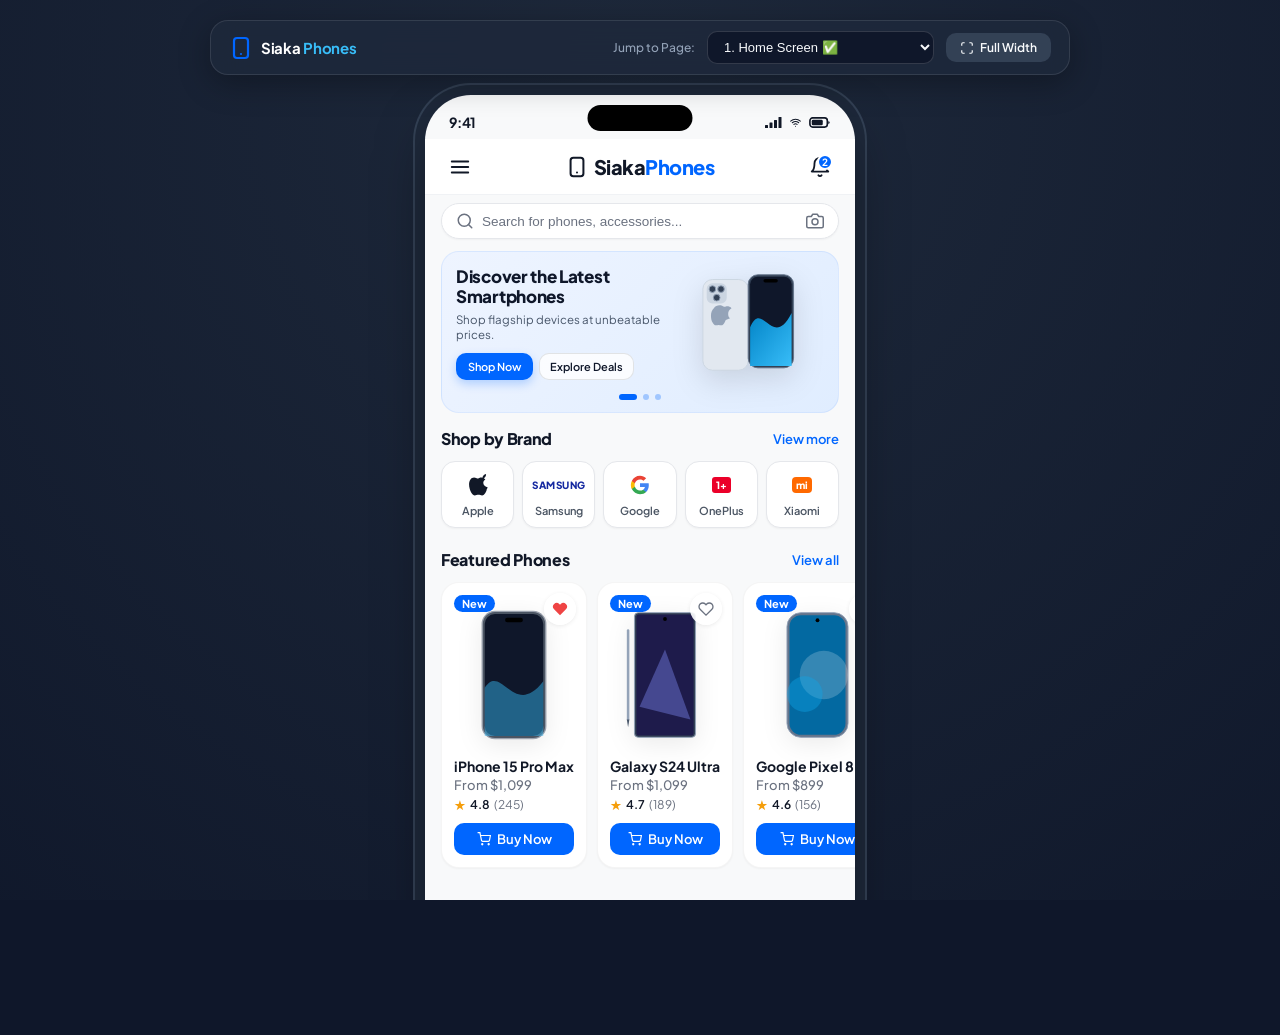
<file: index.html>
<!DOCTYPE html>
<html lang="en">
<head>
  <meta charset="UTF-8">
  <meta name="viewport" content="width=device-width, initial-scale=1.0, maximum-scale=1.0, user-scalable=no">
  <title>Siaka Phones - Premium Mobile Store</title>
  <meta name="description" content="Shop the latest flagship smartphones, iPhones, Galaxy, Pixel, and premium accessories at unbeatable prices with official warranty at Siaka Phones.">
  
  <!-- Google Fonts: Plus Jakarta Sans & Inter -->
  <link rel="preconnect" href="https://fonts.googleapis.com">
  <link rel="preconnect" href="https://fonts.gstatic.com" crossorigin>
  <link href="https://fonts.googleapis.com/css2?family=Plus+Jakarta+Sans:wght@400;500;600;700;800&family=Inter:wght@400;500;600;700&display=swap" rel="stylesheet">
  
  <!-- CSS Stylesheets -->
  <link rel="stylesheet" href="css/style.css">
  <link rel="stylesheet" href="css/components.css">
  <link rel="stylesheet" href="css/pages.css">
</head>
<body>

  <!-- Presentation Wrapper for Interactive Preview & Device Mockup -->
  <div class="device-preview-wrapper" id="preview-wrapper">
    
    <!-- Top Showcase Controller Bar -->
    <div class="preview-control-bar">
      <div class="brand-badge">
        <span class="logo-phone-icon">
          <svg viewBox="0 0 24 24" fill="none" stroke="currentColor" stroke-width="2.2" stroke-linecap="round" stroke-linejoin="round"><rect x="5" y="2" width="14" height="20" rx="3" ry="3"/><line x1="12" y1="18" x2="12.01" y2="18"/></svg>
        </span>
        <div class="brand-name">Siaka <span>Phones</span></div>
      </div>
      
      <div class="preview-controls">
        <label for="page-jump-select" style="font-size:12px; color:#94A3B8; font-weight:500;">Jump to Page:</label>
        <select id="page-jump-select" class="page-jump-select">
          <option value="home">1. Home Screen ✅</option>
          <option value="product-details">2. Product Details ✅</option>
          <option value="cart">3. My Cart ✅</option>
          <option value="shipping">4. Checkout - Shipping ✅</option>
          <option value="payment">5. Checkout - Payment ✅</option>
          <option value="review-order">6. Checkout - Review Order ✅</option>
          <option value="order-confirmation">7. Order Confirmation ✅</option>
          <option value="order-tracking">8. Order Tracking</option>
          <option value="search">9. Search Page</option>
          <option value="categories">10. Categories</option>
          <option value="wishlist">11. Wishlist</option>
          <option value="profile">12. Profile</option>
          <option value="login">13. Login / Register</option>
          <option value="onboarding">14. Onboarding</option>
        </select>

        <button id="view-toggle-btn" class="view-toggle-btn" title="Toggle Full Width View">
          <svg width="14" height="14" viewBox="0 0 24 24" fill="none" stroke="currentColor" stroke-width="2"><path d="M8 3H5a2 2 0 0 0-2 2v3m18 0V5a2 2 0 0 0-2-2h-3m0 18h3a2 2 0 0 0 2-2v-3M3 16v3a2 2 0 0 0 2 2h3"/></svg>
          Full Width
        </button>
      </div>
    </div>

    <!-- Smartphone Mobile Mockup Frame -->
    <div class="smartphone-frame">
      
      <!-- iOS Status Bar & Dynamic Island -->
      <div class="ios-status-bar">
        <div class="status-time">9:41</div>
        <div class="dynamic-island"></div>
        <div class="status-icons">
          <!-- Cellular -->
          <svg width="17" height="11" viewBox="0 0 17 11" fill="currentColor">
            <rect x="0" y="8" width="3" height="3" rx="0.5"/>
            <rect x="4.5" y="5.5" width="3" height="5.5" rx="0.5"/>
            <rect x="9" y="3" width="3" height="8" rx="0.5"/>
            <rect x="13.5" y="0" width="3" height="11" rx="0.5"/>
          </svg>
          <!-- Wifi -->
          <svg width="15" height="11" viewBox="0 0 24 24" fill="none" stroke="currentColor" stroke-width="2.2" stroke-linecap="round" stroke-linejoin="round">
            <path d="M5 12.55a11 11 0 0 1 14.08 0"/>
            <path d="M1.42 9a16 16 0 0 1 21.16 0"/>
            <path d="M8.53 16.11a6 6 0 0 1 6.95 0"/>
            <line x1="12" y1="20" x2="12.01" y2="20"/>
          </svg>
          <!-- Battery -->
          <svg width="22" height="11" viewBox="0 0 24 12" fill="currentColor">
            <rect x="1" y="1" width="19" height="10" rx="3" fill="none" stroke="currentColor" stroke-width="1.8"/>
            <rect x="3" y="3" width="12" height="6" rx="1.5"/>
            <path d="M21 4.5v3a1.5 1.5 0 0 0 1.5-1.5v0a1.5 1.5 0 0 0-1.5-1.5z"/>
          </svg>
        </div>
      </div>

      <!-- App Viewport Container (Scrollable) -->
      <div class="app-viewport" id="app-viewport">
        
        <!-- =================================================================
             1. HOME SCREEN (Matches Image 1)
             ================================================================= -->
        <section id="page-home" class="screen-page active">
          <!-- App Header -->
          <header class="app-header">
            <button class="icon-btn" data-navigate="categories" aria-label="Menu">
              <svg viewBox="0 0 24 24" width="22" height="22" fill="none" stroke="currentColor" stroke-width="2" stroke-linecap="round" stroke-linejoin="round"><line x1="3" y1="12" x2="21" y2="12"/><line x1="3" y1="6" x2="21" y2="6"/><line x1="3" y1="18" x2="21" y2="18"/></svg>
            </button>
            <div class="header-brand-logo">
              <div class="brand-icon-box">
                <svg viewBox="0 0 24 24" width="22" height="22" fill="none" stroke="currentColor" stroke-width="2.2" stroke-linecap="round" stroke-linejoin="round"><rect x="5" y="2" width="14" height="20" rx="3" ry="3"/><line x1="12" y1="18" x2="12.01" y2="18"/></svg>
              </div>
              <div>Siaka<span class="logo-accent">Phones</span></div>
            </div>
            <button class="icon-btn" data-navigate="order-tracking" aria-label="Notifications">
              <svg viewBox="0 0 24 24" width="22" height="22" fill="none" stroke="currentColor" stroke-width="2" stroke-linecap="round" stroke-linejoin="round"><path d="M18 8A6 6 0 0 0 6 8c0 7-3 9-3 9h18s-3-2-3-9"/><path d="M13.73 21a2 2 0 0 1-3.46 0"/></svg>
              <span class="badge-dot">2</span>
            </button>
          </header>

          <!-- Search Bar -->
          <div class="home-search-bar" data-navigate="search">
            <svg viewBox="0 0 24 24" width="18" height="18" fill="none" stroke="currentColor" stroke-width="2" stroke-linecap="round" stroke-linejoin="round"><circle cx="11" cy="11" r="8"/><line x1="21" y1="21" x2="16.65" y2="16.65"/></svg>
            <input type="text" placeholder="Search for phones, accessories..." readonly>
            <svg viewBox="0 0 24 24" width="18" height="18" fill="none" stroke="currentColor" stroke-width="2" stroke-linecap="round" stroke-linejoin="round"><path d="M23 19a2 2 0 0 1-2 2H3a2 2 0 0 1-2-2V8a2 2 0 0 1 2-2h4l2-3h6l2 3h4a2 2 0 0 1 2 2z"/><circle cx="12" cy="13" r="4"/></svg>
          </div>

          <!-- Hero Banner / Carousel (Matches Image 1) -->
          <div class="hero-promo-card">
            <div class="hero-promo-content">
              <div class="hero-text-col">
                <h2>Discover the Latest Smartphones</h2>
                <p>Shop flagship devices at unbeatable prices.</p>
                <div class="hero-buttons-row">
                  <button class="hero-btn-primary" data-navigate="product-details">Shop Now</button>
                  <button class="hero-btn-secondary" data-navigate="categories">Explore Deals</button>
                </div>
              </div>
              <div class="hero-image-col">
                <!-- Dual Phone Graphic matching Image 1 -->
                <svg viewBox="0 0 260 220" width="100%" height="100%" fill="none">
                  <g transform="translate(10, 10)">
                    <rect x="20" y="10" width="95" height="190" rx="20" fill="#E2E8F0" stroke="#CBD5E1" stroke-width="2"/>
                    <rect x="28" y="18" width="42" height="42" rx="12" fill="#CBD5E1"/>
                    <circle cx="40" cy="30" r="7" fill="#334155" stroke="#94A3B8" stroke-width="2"/>
                    <circle cx="58" cy="30" r="7" fill="#334155" stroke="#94A3B8" stroke-width="2"/>
                    <circle cx="49" cy="48" r="7" fill="#334155" stroke="#94A3B8" stroke-width="2"/>
                    <path d="M68 95 c-1 2 -2 4 -3 6 c-2 3 -4 5 -6 5 c-2 0 -4 -1 -6 -1 c-2 0 -4 1 -6 1 c-2 0 -4 -2 -6 -5 c-3 -4 -4 -9 -4 -15 c0 -7 2 -12 6 -16 c3 -4 7 -6 12 -6 c3 0 5 1 7 2 c2 1 3 1 4 1 c1 0 3 -1 5 -1 c3 0 7 1 9 4 c-5 3 -7 7 -7 12 c0 4 1 7 4 9 z" fill="#94A3B8"/>
                  </g>
                  <g transform="translate(105, 0)">
                    <rect x="20" y="10" width="95" height="195" rx="20" fill="#334155" stroke="#64748B" stroke-width="2"/>
                    <rect x="24" y="14" width="87" height="187" rx="16" fill="#0F172A"/>
                    <rect x="52" y="19" width="30" height="7" rx="3.5" fill="#000000"/>
                    <path d="M24 120 C50 60, 70 170, 111 90 L111 201 L24 201 Z" fill="url(#heroGrad1)"/>
                  </g>
                  <defs>
                    <linearGradient id="heroGrad1" x1="0" y1="0" x2="1" y2="1">
                      <stop offset="0%" stop-color="#0284C7"/>
                      <stop offset="100%" stop-color="#38BDF8"/>
                    </linearGradient>
                  </defs>
                </svg>
              </div>
            </div>
            <!-- Carousel Pagination Dots -->
            <div class="hero-carousel-dots">
              <span class="dot active"></span>
              <span class="dot"></span>
              <span class="dot"></span>
            </div>
          </div>

          <!-- Shop by Brand (Matches Image 1) -->
          <div class="section-header-row">
            <h3>Shop by Brand</h3>
            <button data-navigate="all-brands">View more</button>
          </div>
          <div class="brand-strip-grid">
            <div class="brand-chip-card" data-navigate="search">
              <div class="brand-chip-icon">
                <svg viewBox="0 0 170 170" width="22" height="22" fill="currentColor"><path d="M150.37 130.25c-2.45 5.66-5.35 10.87-8.71 15.66-4.58 6.53-8.33 11.05-11.22 13.56-4.48 4.12-9.28 6.23-14.42 6.35-3.69 0-8.14-1.05-13.32-3.18-5.19-2.12-9.97-3.17-14.34-3.17-4.58 0-9.49 1.05-14.75 3.17-5.26 2.13-9.5 3.24-12.74 3.35-4.35.13-9.16-1.9-14.42-6.08-3.7-3.04-7.6-7.7-11.7-13.97-6.09-9.35-10.74-20.15-13.96-32.41-3.23-12.26-4.84-23.77-4.84-34.53 0-14.9 3.63-27.18 10.89-36.85 7.26-9.66 16.48-14.65 27.67-14.97 4.79 0 10.22 1.34 16.29 4.01 6.07 2.68 9.99 4.07 11.75 4.19 1.55-.12 5.58-1.57 12.1-4.35 6.52-2.78 12.15-4.01 16.89-3.69 12.63.87 22.75 5.76 30.36 14.66-10.89 6.64-16.22 15.67-15.98 27.09.24 8.92 3.64 16.38 10.2 22.38 6.56 6 14.38 9.4 23.47 10.21-2.07 6.32-4.57 12.63-7.51 18.94zM119.22 31.85c0-7.29 2.59-14.28 7.77-20.97C132.17 4.19 138.83.6 146.97 0c.22 1.09.33 2.07.33 2.94 0 7.39-2.77 14.6-8.31 21.64-5.54 7.03-12.44 10.96-20.7 10.79.11-1.19.93-3.52-.93-3.52z"/></svg>
              </div>
              <span class="brand-chip-label">Apple</span>
            </div>
            <div class="brand-chip-card" data-navigate="search">
              <div class="brand-chip-icon">
                <div style="font-weight:900; font-size:10px; letter-spacing:0.5px; color:#1428A0;">SAMSUNG</div>
              </div>
              <span class="brand-chip-label">Samsung</span>
            </div>
            <div class="brand-chip-card" data-navigate="search">
              <div class="brand-chip-icon">
                <svg viewBox="0 0 24 24" width="20" height="20"><path fill="#4285F4" d="M22.56 12.25c0-.78-.07-1.53-.2-2.25H12v4.26h5.92c-.26 1.37-1.04 2.53-2.21 3.31v2.77h3.57c2.08-1.92 3.28-4.74 3.28-8.09z"/><path fill="#34A853" d="M12 23c2.97 0 5.46-.98 7.28-2.66l-3.57-2.77c-.98.66-2.23 1.06-3.71 1.06-2.86 0-5.29-1.93-6.16-4.53H2.18v2.84C3.99 20.53 7.7 23 12 23z"/><path fill="#FBBC05" d="M5.84 14.09c-.22-.66-.35-1.36-.35-2.09s.13-1.43.35-2.09V7.06H2.18C1.43 8.55 1 10.22 1 12s.43 3.45 1.18 4.94l2.85-2.22.81-.63z"/><path fill="#EA4335" d="M12 5.38c1.62 0 3.06.56 4.21 1.64l3.15-3.15C17.45 2.09 14.97 1 12 1 7.7 1 3.99 3.47 2.18 7.06l3.66 2.84c.87-2.6 3.3-4.52 6.16-4.52z"/></svg>
              </div>
              <span class="brand-chip-label">Google</span>
            </div>
            <div class="brand-chip-card" data-navigate="search">
              <div class="brand-chip-icon">
                <div style="background:#EB0029; color:#FFF; font-weight:800; font-size:10px; padding:2px 4px; border-radius:3px;">1+</div>
              </div>
              <span class="brand-chip-label">OnePlus</span>
            </div>
            <div class="brand-chip-card" data-navigate="search">
              <div class="brand-chip-icon">
                <div style="background:#FF6900; color:#FFF; font-weight:800; font-size:10px; padding:2px 4px; border-radius:4px;">mi</div>
              </div>
              <span class="brand-chip-label">Xiaomi</span>
            </div>
          </div>

          <!-- Featured Phones (Matches Image 1) -->
          <div class="section-header-row">
            <h3>Featured Phones</h3>
            <button data-navigate="categories">View all</button>
          </div>
          <div class="featured-phones-grid">
            
            <!-- Card 1: iPhone 15 Pro Max -->
            <div class="product-card" data-navigate="product-details">
              <span class="product-card-badge">New</span>
              <button class="product-card-wishlist active" aria-label="Wishlist">
                <svg viewBox="0 0 24 24" width="16" height="16" fill="currentColor"><path d="M20.84 4.61a5.5 5.5 0 0 0-7.78 0L12 5.67l-1.06-1.06a5.5 5.5 0 0 0-7.78 7.78l1.06 1.06L12 21.23l7.78-7.78 1.06-1.06a5.5 5.5 0 0 0 0-7.78z"/></svg>
              </button>
              <div class="product-image-box">
                <!-- iPhone SVG -->
                <svg viewBox="0 0 160 220" width="100%" height="100%" fill="none">
                  <rect x="30" y="10" width="100" height="200" rx="20" fill="#4B5563" stroke="#9CA3AF" stroke-width="2"/>
                  <rect x="34" y="14" width="92" height="192" rx="16" fill="#0F172A"/>
                  <rect x="66" y="20" width="28" height="7" rx="3.5" fill="#000000"/>
                  <path d="M34 130 C60 90, 80 180, 126 120 L126 206 L34 206 Z" fill="rgba(56, 189, 248, 0.45)"/>
                </svg>
              </div>
              <div class="product-info-title">iPhone 15 Pro Max</div>
              <div class="product-info-price">From $1,099</div>
              <div class="product-info-rating">
                <span class="star-icon">★</span> 4.8 <span class="reviews-count">(245)</span>
              </div>
              <button class="product-buy-btn" data-navigate="product-details">
                <svg viewBox="0 0 24 24" width="14" height="14" fill="none" stroke="currentColor" stroke-width="2"><circle cx="9" cy="21" r="1"/><circle cx="20" cy="21" r="1"/><path d="M1 1h4l2.68 13.39a2 2 0 0 0 2 1.61h9.72a2 2 0 0 0 2-1.61L23 6H6"/></svg>
                Buy Now
              </button>
            </div>

            <!-- Card 2: Galaxy S24 Ultra -->
            <div class="product-card" data-navigate="product-details">
              <span class="product-card-badge">New</span>
              <button class="product-card-wishlist" aria-label="Wishlist">
                <svg viewBox="0 0 24 24" width="16" height="16" fill="none" stroke="currentColor" stroke-width="2"><path d="M20.84 4.61a5.5 5.5 0 0 0-7.78 0L12 5.67l-1.06-1.06a5.5 5.5 0 0 0-7.78 7.78l1.06 1.06L12 21.23l7.78-7.78 1.06-1.06a5.5 5.5 0 0 0 0-7.78z"/></svg>
              </button>
              <div class="product-image-box">
                <!-- Galaxy S24 Ultra with S-Pen SVG -->
                <svg viewBox="0 0 160 220" width="100%" height="100%" fill="none">
                  <rect x="32" y="12" width="96" height="196" rx="6" fill="#334155" stroke="#94A3B8" stroke-width="1.5"/>
                  <rect x="35" y="15" width="90" height="190" rx="4" fill="#1E1B4B"/>
                  <circle cx="80" cy="22" r="3" fill="#000000"/>
                  <polygon points="40,160 80,70 120,180" fill="rgba(129, 140, 248, 0.4)"/>
                  <line x1="22" y1="40" x2="22" y2="180" stroke="#94A3B8" stroke-width="4" stroke-linecap="round"/>
                  <polygon points="20,180 24,180 22,192" fill="#475569"/>
                </svg>
              </div>
              <div class="product-info-title">Galaxy S24 Ultra</div>
              <div class="product-info-price">From $1,099</div>
              <div class="product-info-rating">
                <span class="star-icon">★</span> 4.7 <span class="reviews-count">(189)</span>
              </div>
              <button class="product-buy-btn" data-navigate="product-details">
                <svg viewBox="0 0 24 24" width="14" height="14" fill="none" stroke="currentColor" stroke-width="2"><circle cx="9" cy="21" r="1"/><circle cx="20" cy="21" r="1"/><path d="M1 1h4l2.68 13.39a2 2 0 0 0 2 1.61h9.72a2 2 0 0 0 2-1.61L23 6H6"/></svg>
                Buy Now
              </button>
            </div>

            <!-- Card 3: Google Pixel 8 Pro -->
            <div class="product-card" data-navigate="product-details">
              <span class="product-card-badge">New</span>
              <button class="product-card-wishlist" aria-label="Wishlist">
                <svg viewBox="0 0 24 24" width="16" height="16" fill="none" stroke="currentColor" stroke-width="2"><path d="M20.84 4.61a5.5 5.5 0 0 0-7.78 0L12 5.67l-1.06-1.06a5.5 5.5 0 0 0-7.78 7.78l1.06 1.06L12 21.23l7.78-7.78 1.06-1.06a5.5 5.5 0 0 0 0-7.78z"/></svg>
              </button>
              <div class="product-image-box">
                <!-- Pixel 8 Pro SVG -->
                <svg viewBox="0 0 160 220" width="100%" height="100%" fill="none">
                  <rect x="32" y="12" width="96" height="196" rx="22" fill="#64748B" stroke="#94A3B8" stroke-width="1.5"/>
                  <rect x="36" y="16" width="88" height="188" rx="18" fill="#0369A1"/>
                  <circle cx="80" cy="24" r="3" fill="#000000"/>
                  <circle cx="90" cy="110" r="38" fill="rgba(255,255,255,0.2)"/>
                  <circle cx="60" cy="140" r="28" fill="rgba(14, 165, 233, 0.4)"/>
                </svg>
              </div>
              <div class="product-info-title">Google Pixel 8 Pro</div>
              <div class="product-info-price">From $899</div>
              <div class="product-info-rating">
                <span class="star-icon">★</span> 4.6 <span class="reviews-count">(156)</span>
              </div>
              <button class="product-buy-btn" data-navigate="product-details">
                <svg viewBox="0 0 24 24" width="14" height="14" fill="none" stroke="currentColor" stroke-width="2"><circle cx="9" cy="21" r="1"/><circle cx="20" cy="21" r="1"/><path d="M1 1h4l2.68 13.39a2 2 0 0 0 2 1.61h9.72a2 2 0 0 0 2-1.61L23 6H6"/></svg>
                Buy Now
              </button>
            </div>

          </div>

        </section>

        <!-- =================================================================
             ALL BRANDS SCREEN
             ================================================================= -->
        <section id="page-all-brands" class="screen-page">
          <header class="app-header">
            <button class="icon-btn" data-navigate="home" aria-label="Back">
              <svg viewBox="0 0 24 24" width="22" height="22" fill="none" stroke="currentColor" stroke-width="2" stroke-linecap="round" stroke-linejoin="round"><line x1="19" y1="12" x2="5" y2="12"/><polyline points="12 19 5 12 12 5"/></svg>
            </button>
            <div class="header-brand-logo">
              <div>Shop by <span class="logo-accent">Brand</span></div>
            </div>
            <button class="icon-btn" data-navigate="search" aria-label="Search">
              <svg viewBox="0 0 24 24" width="20" height="20" fill="none" stroke="currentColor" stroke-width="2" stroke-linecap="round" stroke-linejoin="round"><circle cx="11" cy="11" r="8"/><line x1="21" y1="21" x2="16.65" y2="16.65"/></svg>
            </button>
          </header>

          <div style="padding: 12px 16px 6px;">
            <div class="home-search-bar" style="margin: 0 0 12px 0;">
              <svg viewBox="0 0 24 24" width="16" height="16" fill="none" stroke="currentColor" stroke-width="2" stroke-linecap="round" stroke-linejoin="round"><circle cx="11" cy="11" r="8"/><line x1="21" y1="21" x2="16.65" y2="16.65"/></svg>
              <input type="text" id="brand-search-input" placeholder="Search brand (HP, Honor, Dell, Lenovo...)" oninput="(function(el){const q=el.value.toLowerCase().trim();document.querySelectorAll('#all-brands-list .brand-chip-card').forEach(c=>{const b=(c.getAttribute('data-brand')||'').toLowerCase();c.style.display=(!q||b.startsWith(q))?'flex':'none';});})(this)">
            </div>
            <div style="display:flex; justify-content:space-between; align-items:center; margin-bottom: 8px;">
              <span style="font-size:13px; font-weight:700; color:var(--text-main);">All Brands (30)</span>
              <span style="font-size:11px; color:var(--text-muted);">Tap any brand to view products</span>
            </div>
          </div>

          <div class="brand-strip-grid" id="all-brands-list" style="margin-bottom: 24px;">
            <!-- 1. Apple -->
            <div class="brand-chip-card" data-navigate="search" data-brand="Apple">
              <div class="brand-chip-icon">
                <svg viewBox="0 0 170 170" width="22" height="22" fill="currentColor"><path d="M150.37 130.25c-2.45 5.66-5.35 10.87-8.71 15.66-4.58 6.53-8.33 11.05-11.22 13.56-4.48 4.12-9.28 6.23-14.42 6.35-3.69 0-8.14-1.05-13.32-3.18-5.19-2.12-9.97-3.17-14.34-3.17-4.58 0-9.49 1.05-14.75 3.17-5.26 2.13-9.5 3.24-12.74 3.35-4.35.13-9.16-1.9-14.42-6.08-3.7-3.04-7.6-7.7-11.7-13.97-6.09-9.35-10.74-20.15-13.96-32.41-3.23-12.26-4.84-23.77-4.84-34.53 0-14.9 3.63-27.18 10.89-36.85 7.26-9.66 16.48-14.65 27.67-14.97 4.79 0 10.22 1.34 16.29 4.01 6.07 2.68 9.99 4.07 11.75 4.19 1.55-.12 5.58-1.57 12.1-4.35 6.52-2.78 12.15-4.01 16.89-3.69 12.63.87 22.75 5.76 30.36 14.66-10.89 6.64-16.22 15.67-15.98 27.09.24 8.92 3.64 16.38 10.2 22.38 6.56 6 14.38 9.4 23.47 10.21-2.07 6.32-4.57 12.63-7.51 18.94zM119.22 31.85c0-7.29 2.59-14.28 7.77-20.97C132.17 4.19 138.83.6 146.97 0c.22 1.09.33 2.07.33 2.94 0 7.39-2.77 14.6-8.31 21.64-5.54 7.03-12.44 10.96-20.7 10.79.11-1.19.93-3.52-.93-3.52z"/></svg>
              </div>
              <span class="brand-chip-label">Apple</span>
            </div>
            <!-- 2. Samsung -->
            <div class="brand-chip-card" data-navigate="search" data-brand="Samsung">
              <div class="brand-chip-icon">
                <div style="font-weight:900; font-size:10px; letter-spacing:0.5px; color:#1428A0;">SAMSUNG</div>
              </div>
              <span class="brand-chip-label">Samsung</span>
            </div>
            <!-- 3. Google -->
            <div class="brand-chip-card" data-navigate="search" data-brand="Google">
              <div class="brand-chip-icon">
                <svg viewBox="0 0 24 24" width="20" height="20"><path fill="#4285F4" d="M22.56 12.25c0-.78-.07-1.53-.2-2.25H12v4.26h5.92c-.26 1.37-1.04 2.53-2.21 3.31v2.77h3.57c2.08-1.92 3.28-4.74 3.28-8.09z"/><path fill="#34A853" d="M12 23c2.97 0 5.46-.98 7.28-2.66l-3.57-2.77c-.98.66-2.23 1.06-3.71 1.06-2.86 0-5.29-1.93-6.16-4.53H2.18v2.84C3.99 20.53 7.7 23 12 23z"/><path fill="#FBBC05" d="M5.84 14.09c-.22-.66-.35-1.36-.35-2.09s.13-1.43.35-2.09V7.06H2.18C1.43 8.55 1 10.22 1 12s.43 3.45 1.18 4.94l2.85-2.22.81-.63z"/><path fill="#EA4335" d="M12 5.38c1.62 0 3.06.56 4.21 1.64l3.15-3.15C17.45 2.09 14.97 1 12 1 7.7 1 3.99 3.47 2.18 7.06l3.66 2.84c.87-2.6 3.3-4.52 6.16-4.52z"/></svg>
              </div>
              <span class="brand-chip-label">Google</span>
            </div>
            <!-- 4. OnePlus -->
            <div class="brand-chip-card" data-navigate="search" data-brand="OnePlus">
              <div class="brand-chip-icon">
                <div style="background:#EB0029; color:#FFF; font-weight:800; font-size:10px; padding:2px 4px; border-radius:3px;">1+</div>
              </div>
              <span class="brand-chip-label">OnePlus</span>
            </div>
            <!-- 5. Xiaomi -->
            <div class="brand-chip-card" data-navigate="search" data-brand="Xiaomi">
              <div class="brand-chip-icon">
                <div style="background:#FF6900; color:#FFF; font-weight:800; font-size:10px; padding:2px 4px; border-radius:4px;">mi</div>
              </div>
              <span class="brand-chip-label">Xiaomi</span>
            </div>
            <!-- 6. Honor -->
            <div class="brand-chip-card" data-navigate="search" data-brand="Honor">
              <div class="brand-chip-icon">
                <div style="font-weight:900; font-size:10px; letter-spacing:0.5px; color:#0F172A;">HONOR</div>
              </div>
              <span class="brand-chip-label">Honor</span>
            </div>
            <!-- 7. HP -->
            <div class="brand-chip-card" data-navigate="search" data-brand="HP">
              <div class="brand-chip-icon">
                <div style="font-weight:900; font-size:13px; font-style:italic; color:#0096D6;">hp</div>
              </div>
              <span class="brand-chip-label">HP</span>
            </div>
            <!-- 8. Dell -->
            <div class="brand-chip-card" data-navigate="search" data-brand="Dell">
              <div class="brand-chip-icon">
                <div style="font-weight:900; font-size:11px; letter-spacing:0.5px; color:#0076CE;">DELL</div>
              </div>
              <span class="brand-chip-label">Dell</span>
            </div>
            <!-- 9. Lenovo -->
            <div class="brand-chip-card" data-navigate="search" data-brand="Lenovo">
              <div class="brand-chip-icon">
                <div style="background:#E2231A; color:#FFF; font-weight:800; font-size:9px; padding:2px 3px; border-radius:2px;">LENOVO</div>
              </div>
              <span class="brand-chip-label">Lenovo</span>
            </div>
            <!-- 10. Asus -->
            <div class="brand-chip-card" data-navigate="search" data-brand="Asus">
              <div class="brand-chip-icon">
                <div style="font-weight:900; font-size:10px; letter-spacing:0.5px; color:#00539B;">ASUS</div>
              </div>
              <span class="brand-chip-label">Asus</span>
            </div>
            <!-- 11. Sony -->
            <div class="brand-chip-card" data-navigate="search" data-brand="Sony">
              <div class="brand-chip-icon">
                <div style="font-weight:900; font-size:10px; letter-spacing:0.5px; color:#000000;">SONY</div>
              </div>
              <span class="brand-chip-label">Sony</span>
            </div>
            <!-- 12. Huawei -->
            <div class="brand-chip-card" data-navigate="search" data-brand="Huawei">
              <div class="brand-chip-icon">
                <div style="font-weight:900; font-size:9px; color:#CF0A2C;">HUAWEI</div>
              </div>
              <span class="brand-chip-label">Huawei</span>
            </div>
            <!-- 13. Oppo -->
            <div class="brand-chip-card" data-navigate="search" data-brand="Oppo">
              <div class="brand-chip-icon">
                <div style="font-weight:900; font-size:11px; color:#00875A;">oppo</div>
              </div>
              <span class="brand-chip-label">Oppo</span>
            </div>
            <!-- 14. Vivo -->
            <div class="brand-chip-card" data-navigate="search" data-brand="Vivo">
              <div class="brand-chip-icon">
                <div style="font-weight:900; font-size:11px; color:#415FFF;">vivo</div>
              </div>
              <span class="brand-chip-label">Vivo</span>
            </div>
            <!-- 15. Realme -->
            <div class="brand-chip-card" data-navigate="search" data-brand="Realme">
              <div class="brand-chip-icon">
                <div style="background:#FFC915; color:#000; font-weight:800; font-size:9px; padding:2px 3px; border-radius:2px;">realme</div>
              </div>
              <span class="brand-chip-label">Realme</span>
            </div>
            <!-- 16. Motorola -->
            <div class="brand-chip-card" data-navigate="search" data-brand="Motorola">
              <div class="brand-chip-icon">
                <div style="font-weight:900; font-size:13px; color:#00142E;">M</div>
              </div>
              <span class="brand-chip-label">Motorola</span>
            </div>
            <!-- 17. Nothing -->
            <div class="brand-chip-card" data-navigate="search" data-brand="Nothing">
              <div class="brand-chip-icon">
                <div style="font-weight:900; font-size:11px; letter-spacing:-0.5px; color:#000000;">( )</div>
              </div>
              <span class="brand-chip-label">Nothing</span>
            </div>
            <!-- 18. Infinix -->
            <div class="brand-chip-card" data-navigate="search" data-brand="Infinix">
              <div class="brand-chip-icon">
                <div style="font-weight:900; font-size:10px; color:#000000;">Infinix</div>
              </div>
              <span class="brand-chip-label">Infinix</span>
            </div>
            <!-- 19. Tecno -->
            <div class="brand-chip-card" data-navigate="search" data-brand="Tecno">
              <div class="brand-chip-icon">
                <div style="font-weight:900; font-size:10px; color:#0055A5;">TECNO</div>
              </div>
              <span class="brand-chip-label">Tecno</span>
            </div>
            <!-- 20. Nokia -->
            <div class="brand-chip-card" data-navigate="search" data-brand="Nokia">
              <div class="brand-chip-icon">
                <div style="font-weight:900; font-size:10px; color:#124191;">NOKIA</div>
              </div>
              <span class="brand-chip-label">Nokia</span>
            </div>
            <!-- 21. Microsoft -->
            <div class="brand-chip-card" data-navigate="search" data-brand="Microsoft">
              <div class="brand-chip-icon">
                <svg viewBox="0 0 24 24" width="18" height="18" fill="none"><rect x="3" y="3" width="8" height="8" fill="#F25022"/><rect x="13" y="3" width="8" height="8" fill="#7FBA00"/><rect x="3" y="13" width="8" height="8" fill="#00A4EF"/><rect x="13" y="13" width="8" height="8" fill="#FFB900"/></svg>
              </div>
              <span class="brand-chip-label">Microsoft</span>
            </div>
            <!-- 22. Acer -->
            <div class="brand-chip-card" data-navigate="search" data-brand="Acer">
              <div class="brand-chip-icon">
                <div style="font-weight:900; font-size:11px; color:#83B81A;">acer</div>
              </div>
              <span class="brand-chip-label">Acer</span>
            </div>
            <!-- 23. Razer -->
            <div class="brand-chip-card" data-navigate="search" data-brand="Razer">
              <div class="brand-chip-icon">
                <div style="font-weight:900; font-size:10px; color:#00FF00; background:#000; padding:2px 3px; border-radius:2px;">RAZER</div>
              </div>
              <span class="brand-chip-label">Razer</span>
            </div>
            <!-- 24. LG -->
            <div class="brand-chip-card" data-navigate="search" data-brand="LG">
              <div class="brand-chip-icon">
                <div style="font-weight:900; font-size:12px; color:#A50034;">LG</div>
              </div>
              <span class="brand-chip-label">LG</span>
            </div>
            <!-- 25. TCL -->
            <div class="brand-chip-card" data-navigate="search" data-brand="TCL">
              <div class="brand-chip-icon">
                <div style="font-weight:900; font-size:11px; color:#E31B23;">TCL</div>
              </div>
              <span class="brand-chip-label">TCL</span>
            </div>
            <!-- 26. Poco -->
            <div class="brand-chip-card" data-navigate="search" data-brand="Poco">
              <div class="brand-chip-icon">
                <div style="background:#FFDE00; color:#000; font-weight:900; font-size:9px; padding:2px 3px; border-radius:2px;">POCO</div>
              </div>
              <span class="brand-chip-label">Poco</span>
            </div>
            <!-- 27. ZTE -->
            <div class="brand-chip-card" data-navigate="search" data-brand="ZTE">
              <div class="brand-chip-icon">
                <div style="font-weight:900; font-size:11px; color:#005BAC;">ZTE</div>
              </div>
              <span class="brand-chip-label">ZTE</span>
            </div>
            <!-- 28. HTC -->
            <div class="brand-chip-card" data-navigate="search" data-brand="HTC">
              <div class="brand-chip-icon">
                <div style="font-weight:900; font-size:11px; color:#85B800;">htc</div>
              </div>
              <span class="brand-chip-label">HTC</span>
            </div>
            <!-- 29. BlackBerry -->
            <div class="brand-chip-card" data-navigate="search" data-brand="BlackBerry">
              <div class="brand-chip-icon">
                <div style="font-weight:900; font-size:11px; color:#000;">BB</div>
              </div>
              <span class="brand-chip-label">BlackBerry</span>
            </div>
            <!-- 30. Alienware -->
            <div class="brand-chip-card" data-navigate="search" data-brand="Alienware">
              <div class="brand-chip-icon">
                <svg viewBox="0 0 24 24" width="18" height="18" fill="none" stroke="currentColor" stroke-width="2"><path d="M12 2a8 8 0 0 0-8 8c0 5 4 10 8 12 4-2 8-7 8-12a8 8 0 0 0-8-8z"/><circle cx="9" cy="9" r="1.5"/><circle cx="15" cy="9" r="1.5"/></svg>
              </div>
              <span class="brand-chip-label">Alienware</span>
            </div>
          </div>
        </section>

        <!-- =================================================================
             2. PRODUCT DETAILS SCREEN (Matches Image 2)
             ================================================================= -->
        <section id="page-product-details" class="screen-page">
          <!-- Top Header -->
          <header class="app-header header-transparent">
            <button class="icon-btn" data-navigate="home" aria-label="Back">
              <svg viewBox="0 0 24 24" width="22" height="22" fill="none" stroke="currentColor" stroke-width="2" stroke-linecap="round" stroke-linejoin="round"><line x1="19" y1="12" x2="5" y2="12"/><polyline points="12 19 5 12 12 5"/></svg>
            </button>
            <div class="header-actions">
              <button class="icon-btn" aria-label="Share">
                <svg viewBox="0 0 24 24" width="22" height="22" fill="none" stroke="currentColor" stroke-width="2" stroke-linecap="round" stroke-linejoin="round"><path d="M4 12v8a2 2 0 0 0 2 2h12a2 2 0 0 0 2-2v-8"/><polyline points="16 6 12 2 8 6"/><line x1="12" y1="2" x2="12" y2="15"/></svg>
              </button>
              <button class="icon-btn icon-btn-wishlist active" aria-label="Wishlist">
                <svg viewBox="0 0 24 24" width="22" height="22" fill="none" stroke="currentColor" stroke-width="2" stroke-linecap="round" stroke-linejoin="round"><path d="M20.84 4.61a5.5 5.5 0 0 0-7.78 0L12 5.67l-1.06-1.06a5.5 5.5 0 0 0-7.78 7.78l1.06 1.06L12 21.23l7.78-7.78 1.06-1.06a5.5 5.5 0 0 0 0-7.78z"/></svg>
              </button>
            </div>
          </header>

          <div class="product-details-container">
            <!-- Product Gallery Section with Thumbnail Strip -->
            <div class="product-gallery-section">
              <div class="thumbnail-strip">
                <div class="thumb-item active">
                  <svg viewBox="0 0 60 70" width="100%" height="100%" fill="none">
                    <rect x="10" y="5" width="40" height="60" rx="6" fill="#D1D5DB"/>
                    <circle cx="20" cy="15" r="3" fill="#374151"/>
                  </svg>
                </div>
                <div class="thumb-item">
                  <svg viewBox="0 0 60 70" width="100%" height="100%" fill="none">
                    <rect x="25" y="5" width="10" height="60" rx="2" fill="#9CA3AF"/>
                  </svg>
                </div>
                <div class="thumb-item">
                  <svg viewBox="0 0 60 70" width="100%" height="100%" fill="none">
                    <rect x="10" y="5" width="40" height="40" rx="8" fill="#E5E7EB"/>
                    <circle cx="20" cy="15" r="4" fill="#374151"/>
                    <circle cx="35" cy="15" r="4" fill="#374151"/>
                    <circle cx="28" cy="28" r="4" fill="#374151"/>
                  </svg>
                </div>
                <div class="thumb-item">
                  <svg viewBox="0 0 60 70" width="100%" height="100%" fill="none">
                    <rect x="15" y="5" width="30" height="60" rx="4" fill="#F3F4F6"/>
                  </svg>
                </div>
                <div class="thumb-item thumb-more">+2</div>
              </div>

              <!-- Main Hero Product Render -->
              <div class="main-product-image-box">
                <svg viewBox="0 0 260 250" width="100%" height="100%" fill="none">
                  <!-- Titanium Back -->
                  <g transform="translate(10, 15)">
                    <rect x="20" y="10" width="100" height="210" rx="22" fill="#E2E8F0" stroke="#CBD5E1" stroke-width="2"/>
                    <rect x="28" y="18" width="44" height="44" rx="12" fill="#CBD5E1"/>
                    <circle cx="42" cy="30" r="8" fill="#334155" stroke="#94A3B8" stroke-width="2"/>
                    <circle cx="60" cy="30" r="8" fill="#334155" stroke="#94A3B8" stroke-width="2"/>
                    <circle cx="51" cy="50" r="8" fill="#334155" stroke="#94A3B8" stroke-width="2"/>
                    <path d="M72 105 c-1 2 -2 4 -3 6 c-2 3 -4 5 -6 5 c-2 0 -4 -1 -6 -1 c-2 0 -4 1 -6 1 c-2 0 -4 -2 -6 -5 c-3 -4 -4 -9 -4 -15 c0 -7 2 -12 6 -16 c3 -4 7 -6 12 -6 c3 0 5 1 7 2 c2 1 3 1 4 1 c1 0 3 -1 5 -1 c3 0 7 1 9 4 c-5 3 -7 7 -7 12 c0 4 1 7 4 9 z" fill="#94A3B8"/>
                  </g>
                  <!-- Titanium Natural Display -->
                  <g transform="translate(115, 5)">
                    <rect x="15" y="10" width="105" height="220" rx="22" fill="#D6D3CD" stroke="#A8A29E" stroke-width="2"/>
                    <rect x="19" y="14" width="97" height="212" rx="18" fill="#1C1917"/>
                    <rect x="52" y="20" width="32" height="8" rx="4" fill="#000000"/>
                    <path d="M19 140 C55 70, 75 190, 116 100 L116 226 L19 226 Z" fill="#78716C"/>
                    <path d="M19 180 C60 120, 85 210, 116 150 L116 226 L19 226 Z" fill="#A8A29E" fill-opacity="0.6"/>
                  </g>
                </svg>
              </div>
            </div>

            <!-- Product Title & Rating -->
            <div class="details-title-row">
              <h1>iPhone 15 Pro Max</h1>
            </div>
            <div class="details-rating-row">
              <span style="color:var(--warning);">★</span>
              <span>4.8</span>
              <a href="#" style="text-decoration:none;">(245 Reviews)</a>
            </div>

            <!-- Price -->
            <div class="details-price-row">
              <span class="details-price-tag">$1,099</span>
              <span class="details-price-subtext">Inclusive of all taxes</span>
            </div>

            <!-- Storage Selector -->
            <div class="option-selector-group">
              <div class="option-selector-label">Storage</div>
              <div class="storage-options-grid">
                <button class="storage-pill-btn active">128GB</button>
                <button class="storage-pill-btn">256GB</button>
                <button class="storage-pill-btn">512GB</button>
                <button class="storage-pill-btn">1TB</button>
              </div>
            </div>

            <!-- Color Selector -->
            <div class="option-selector-group">
              <div class="option-selector-label">Color: <span id="selected-color-label" style="font-weight:500; color:var(--text-secondary);">Natural Titanium</span></div>
              <div class="color-swatches-row">
                <div class="color-swatch-item active" data-color-name="Natural Titanium">
                  <div class="color-circle-fill" style="background:#B8B5AF;"></div>
                </div>
                <div class="color-swatch-item" data-color-name="Black Titanium">
                  <div class="color-circle-fill" style="background:#3B3C3E;"></div>
                </div>
                <div class="color-swatch-item" data-color-name="White Titanium">
                  <div class="color-circle-fill" style="background:#E3E4E5;"></div>
                </div>
                <div class="color-swatch-item" data-color-name="Blue Titanium">
                  <div class="color-circle-fill" style="background:#2F3B4B;"></div>
                </div>
              </div>
            </div>

            <!-- Action Buttons (Add to Cart & Buy Now) -->
            <div class="details-action-buttons">
              <button class="btn-primary" data-navigate="cart">
                <svg viewBox="0 0 24 24" width="18" height="18" fill="none" stroke="currentColor" stroke-width="2"><circle cx="9" cy="21" r="1"/><circle cx="20" cy="21" r="1"/><path d="M1 1h4l2.68 13.39a2 2 0 0 0 2 1.61h9.72a2 2 0 0 0 2-1.61L23 6H6"/></svg>
                Add to Cart
              </button>
              <button class="btn-secondary" data-navigate="shipping">
                Buy Now
              </button>
            </div>

            <!-- Delivery ETA Box (Matches Image 2) -->
            <div class="delivery-eta-box">
              <svg viewBox="0 0 24 24" width="20" height="20" fill="none" stroke="currentColor" stroke-width="1.8"><rect x="1" y="3" width="15" height="13" rx="1"/><polygon points="16 8 20 8 23 11 23 16 16 16 16 8"/><circle cx="5.5" cy="18.5" r="2.5"/><circle cx="18.5" cy="18.5" r="2.5"/></svg>
              <div>Order within <strong style="color:var(--success);">2h 15m</strong> for delivery by <br><strong style="color:var(--success);">May 27, 2025</strong></div>
            </div>

            <!-- Value Props Row -->
            <div class="value-props-banner" style="margin: 10px 0 16px; grid-template-columns: repeat(3, 1fr);">
              <div class="value-prop-item">
                <div class="value-prop-icon">
                  <svg viewBox="0 0 24 24" width="20" height="20" fill="none" stroke="currentColor" stroke-width="1.8"><rect x="1" y="3" width="15" height="13" rx="1"/><polygon points="16 8 20 8 23 11 23 16 16 16 16 8"/><circle cx="5.5" cy="18.5" r="2.5"/><circle cx="18.5" cy="18.5" r="2.5"/></svg>
                </div>
                <div class="value-prop-title">Free Shipping</div>
                <div class="value-prop-desc">On orders over $50</div>
              </div>
              <div class="value-prop-item">
                <div class="value-prop-icon">
                  <svg viewBox="0 0 24 24" width="20" height="20" fill="none" stroke="currentColor" stroke-width="1.8"><path d="M12 22s8-4 8-10V5l-8-3-8 3v7c0 6 8 10 8 10z"/><polyline points="9 12 11 14 15 10"/></svg>
                </div>
                <div class="value-prop-title">1 Year Warranty</div>
                <div class="value-prop-desc">Official warranty</div>
              </div>
              <div class="value-prop-item">
                <div class="value-prop-icon">
                  <svg viewBox="0 0 24 24" width="20" height="20" fill="none" stroke="currentColor" stroke-width="1.8"><polyline points="23 4 23 10 17 10"/><polyline points="1 20 1 14 7 14"/><path d="M3.51 9a9 9 0 0 1 14.85-3.36L23 10M1 14l4.64 4.36A9 9 0 0 0 20.49 15"/></svg>
                </div>
                <div class="value-prop-title">14-Day Returns</div>
                <div class="value-prop-desc">Easy returns</div>
              </div>
            </div>

            <!-- Product Highlights (Matches Image 2) -->
            <div class="product-highlights-box">
              <h3>Product Highlights</h3>
              <div class="highlight-item">
                <div class="highlight-icon">
                  <svg viewBox="0 0 24 24" width="18" height="18" fill="none" stroke="currentColor" stroke-width="1.8"><rect x="2" y="3" width="20" height="14" rx="2"/><line x1="8" y1="21" x2="16" y2="21"/><line x1="12" y1="17" x2="12" y2="21"/></svg>
                </div>
                <span>6.7-inch Super Retina XDR display with ProMotion</span>
              </div>
              <div class="highlight-item">
                <div class="highlight-icon">
                  <svg viewBox="0 0 24 24" width="18" height="18" fill="none" stroke="currentColor" stroke-width="1.8"><rect x="4" y="4" width="16" height="16" rx="2"/><rect x="9" y="9" width="6" height="6"/><line x1="9" y1="1" x2="9" y2="4"/><line x1="15" y1="1" x2="15" y2="4"/><line x1="9" y1="20" x2="9" y2="23"/><line x1="15" y1="20" x2="15" y2="23"/></svg>
                </div>
                <span>A17 Pro chip with 6-core GPU</span>
              </div>
              <div class="highlight-item">
                <div class="highlight-icon">
                  <svg viewBox="0 0 24 24" width="18" height="18" fill="none" stroke="currentColor" stroke-width="1.8"><path d="M23 19a2 2 0 0 1-2 2H3a2 2 0 0 1-2-2V8a2 2 0 0 1 2-2h4l2-3h6l2 3h4a2 2 0 0 1 2 2z"/><circle cx="12" cy="13" r="4"/></svg>
                </div>
                <span>Pro camera system with 48MP Main | 12MP Ultra Wide | 12MP Telephoto</span>
              </div>
              <div class="highlight-item">
                <div class="highlight-icon">
                  <svg viewBox="0 0 24 24" width="18" height="18" fill="none" stroke="currentColor" stroke-width="1.8"><rect x="1" y="6" width="18" height="12" rx="2"/><line x1="23" y1="11" x2="23" y2="13"/></svg>
                </div>
                <span>Up to 29 hours video playback</span>
              </div>
              <div class="highlight-item">
                <div class="highlight-icon">
                  <svg viewBox="0 0 24 24" width="18" height="18" fill="none" stroke="currentColor" stroke-width="1.8"><line x1="2" y1="20" x2="2" y2="20"/><line x1="7" y1="20" x2="7" y2="16"/><line x1="12" y1="20" x2="12" y2="12"/><line x1="17" y1="20" x2="17" y2="8"/><line x1="22" y1="20" x2="22" y2="4"/></svg>
                </div>
                <span>5G Connectivity</span>
              </div>
            </div>

          </div>
        </section>

        <!-- =================================================================
             3. CART SCREEN (Matches Image 3)
             ================================================================= -->
        <section id="page-cart" class="screen-page">
          <!-- Header -->
          <header class="app-header">
            <button class="icon-btn" data-navigate="home" aria-label="Back">
              <svg viewBox="0 0 24 24" width="22" height="22" fill="none" stroke="currentColor" stroke-width="2"><line x1="19" y1="12" x2="5" y2="12"/><polyline points="12 19 5 12 12 5"/></svg>
            </button>
            <div class="header-title-center">My Cart <span style="font-weight:500; font-size:15px; color:var(--text-muted);">(3 Items)</span></div>
            <button style="background:transparent; color:var(--primary); font-size:14px; font-weight:600;">Edit</button>
          </header>

          <div class="cart-screen">
            <!-- Free Shipping Progress Bar (Matches Image 3) -->
            <div class="free-shipping-bar">
              <div class="free-shipping-text-row">
                <svg viewBox="0 0 24 24" width="18" height="18" fill="none" stroke="currentColor" stroke-width="1.8"><rect x="1" y="3" width="15" height="13" rx="1"/><polygon points="16 8 20 8 23 11 23 16 16 16 16 8"/><circle cx="5.5" cy="18.5" r="2.5"/><circle cx="18.5" cy="18.5" r="2.5"/></svg>
                <span>You are $13 away from free shipping!</span>
              </div>
              <div class="progress-track-row">
                <div class="progress-track">
                  <div class="progress-fill"></div>
                </div>
                <div class="progress-amount-left">$13 left</div>
              </div>
            </div>

            <!-- Cart Items List (3 Items Matching Image 3) -->
            <div class="cart-items-list">
              
              <!-- Item 1: iPhone 15 Pro Max -->
              <div class="cart-item-card">
                <div class="cart-item-thumb">
                  <svg viewBox="0 0 100 120" width="100%" height="100%" fill="none">
                    <rect x="20" y="10" width="60" height="100" rx="12" fill="#4B5563" stroke="#9CA3AF" stroke-width="1.5"/>
                    <rect x="23" y="13" width="54" height="94" rx="10" fill="#0F172A"/>
                    <rect x="42" y="17" width="16" height="4" rx="2" fill="#000000"/>
                    <path d="M23 70 C40 40, 50 90, 77 60 L77 107 L23 107 Z" fill="rgba(56, 189, 248, 0.4)"/>
                  </svg>
                </div>
                <div class="cart-item-details">
                  <div class="cart-item-header">
                    <h4>iPhone 15 Pro Max</h4>
                    <button class="icon-btn" style="width:28px; height:28px; color:var(--text-muted);" aria-label="Delete">
                      <svg viewBox="0 0 24 24" width="16" height="16" fill="none" stroke="currentColor" stroke-width="1.8"><polyline points="3 6 5 6 21 6"/><path d="M19 6v14a2 2 0 0 1-2 2H7a2 2 0 0 1-2-2V6m3 0V4a2 2 0 0 1 2-2h4a2 2 0 0 1 2 2v2"/></svg>
                    </button>
                  </div>
                  <div class="cart-item-spec">128GB, Natural Titanium</div>
                  <div class="cart-item-price-row">
                    <div class="cart-item-price">$1,099</div>
                    <div class="qty-stepper">
                      <button class="qty-stepper-btn">−</button>
                      <span class="qty-value">1</span>
                      <button class="qty-stepper-btn">+</button>
                    </div>
                  </div>
                </div>
              </div>

              <!-- Item 2: Galaxy Buds2 Pro -->
              <div class="cart-item-card">
                <div class="cart-item-thumb">
                  <svg viewBox="0 0 100 100" width="100%" height="100%" fill="none">
                    <rect x="16" y="20" width="68" height="60" rx="16" fill="#1E293B" stroke="#475569" stroke-width="1.5"/>
                    <rect x="20" y="24" width="60" height="52" rx="12" fill="#0F172A"/>
                    <ellipse cx="36" cy="50" rx="11" ry="13" fill="#334155"/>
                    <ellipse cx="64" cy="50" rx="11" ry="13" fill="#334155"/>
                    <circle cx="36" cy="46" r="3" fill="#0284C7"/>
                    <circle cx="64" cy="46" r="3" fill="#0284C7"/>
                  </svg>
                </div>
                <div class="cart-item-details">
                  <div class="cart-item-header">
                    <h4>Galaxy Buds2 Pro</h4>
                    <button class="icon-btn" style="width:28px; height:28px; color:var(--text-muted);" aria-label="Delete">
                      <svg viewBox="0 0 24 24" width="16" height="16" fill="none" stroke="currentColor" stroke-width="1.8"><polyline points="3 6 5 6 21 6"/><path d="M19 6v14a2 2 0 0 1-2 2H7a2 2 0 0 1-2-2V6m3 0V4a2 2 0 0 1 2-2h4a2 2 0 0 1 2 2v2"/></svg>
                    </button>
                  </div>
                  <div class="cart-item-spec">Graphite</div>
                  <div class="cart-item-price-row">
                    <div class="cart-item-price">$149</div>
                    <div class="qty-stepper">
                      <button class="qty-stepper-btn">−</button>
                      <span class="qty-value">1</span>
                      <button class="qty-stepper-btn">+</button>
                    </div>
                  </div>
                </div>
              </div>

              <!-- Item 3: Spigen Ultra Hybrid Case -->
              <div class="cart-item-card">
                <div class="cart-item-thumb">
                  <svg viewBox="0 0 100 100" width="100%" height="100%" fill="none">
                    <rect x="22" y="10" width="56" height="80" rx="14" fill="rgba(241, 245, 249, 0.8)" stroke="#CBD5E1" stroke-width="1.5"/>
                    <rect x="26" y="14" width="48" height="72" rx="10" fill="#E2E8F0"/>
                    <rect x="30" y="18" width="20" height="20" rx="6" fill="#CBD5E1"/>
                    <circle cx="36" cy="24" r="3" fill="#64748B"/>
                    <circle cx="44" cy="24" r="3" fill="#64748B"/>
                  </svg>
                </div>
                <div class="cart-item-details">
                  <div class="cart-item-header">
                    <h4>Spigen Ultra Hybrid Case</h4>
                    <button class="icon-btn" style="width:28px; height:28px; color:var(--text-muted);" aria-label="Delete">
                      <svg viewBox="0 0 24 24" width="16" height="16" fill="none" stroke="currentColor" stroke-width="1.8"><polyline points="3 6 5 6 21 6"/><path d="M19 6v14a2 2 0 0 1-2 2H7a2 2 0 0 1-2-2V6m3 0V4a2 2 0 0 1 2-2h4a2 2 0 0 1 2 2v2"/></svg>
                    </button>
                  </div>
                  <div class="cart-item-spec">iPhone 15 Pro Max, Clear</div>
                  <div class="cart-item-price-row">
                    <div class="cart-item-price">$39</div>
                    <div class="qty-stepper">
                      <button class="qty-stepper-btn">−</button>
                      <span class="qty-value">1</span>
                      <button class="qty-stepper-btn">+</button>
                    </div>
                  </div>
                </div>
              </div>

            </div>

            <!-- Price Breakdown Summary Box (Matches Image 3) -->
            <div class="price-breakdown-box">
              <div class="price-row">
                <span>Subtotal</span>
                <span>$1,287</span>
              </div>
              <div class="price-row">
                <span>Shipping</span>
                <span class="free-tag">FREE</span>
              </div>
              <div class="price-row">
                <span style="display:flex; align-items:center; gap:4px;">
                  Estimated Tax
                  <svg viewBox="0 0 24 24" width="14" height="14" fill="none" stroke="currentColor" stroke-width="2"><circle cx="12" cy="12" r="10"/><line x1="12" y1="16" x2="12" y2="12"/><line x1="12" y1="8" x2="12.01" y2="8"/></svg>
                </span>
                <span>$103</span>
              </div>
              <div class="price-row total-row">
                <span>Total</span>
                <span class="total-amount-highlight">$1,390</span>
              </div>
            </div>

            <!-- Proceed to Checkout Button -->
            <div style="margin-top: 20px;">
              <button class="btn-primary" data-navigate="shipping">
                Proceed to Checkout
                <svg viewBox="0 0 24 24" width="18" height="18" fill="none" stroke="currentColor" stroke-width="2"><line x1="5" y1="12" x2="19" y2="12"/><polyline points="12 5 19 12 12 19"/></svg>
              </button>
            </div>

          </div>
        </section>

        <!-- =================================================================
             4. CHECKOUT - SHIPPING SCREEN (Matches Image 4)
             ================================================================= -->
        <section id="page-shipping" class="screen-page">
          <!-- Header -->
          <header class="app-header">
            <button class="icon-btn" data-navigate="cart" aria-label="Back">
              <svg viewBox="0 0 24 24" width="22" height="22" fill="none" stroke="currentColor" stroke-width="2"><line x1="19" y1="12" x2="5" y2="12"/><polyline points="12 19 5 12 12 5"/></svg>
            </button>
            <div class="header-title-center">Checkout</div>
            <div style="width:38px;"></div>
          </header>

          <!-- Stepper Step 1 Active (Matches Image 4) -->
          <div class="checkout-stepper">
            <div class="stepper-step active">
              <div class="step-circle">1</div>
              <div class="step-label">Shipping</div>
            </div>
            <div class="stepper-line"></div>
            <div class="stepper-step">
              <div class="step-circle">2</div>
              <div class="step-label">Payment</div>
            </div>
            <div class="stepper-line"></div>
            <div class="stepper-step">
              <div class="step-circle">3</div>
              <div class="step-label">Review</div>
            </div>
          </div>

          <div class="checkout-screen">
            <!-- Shipping Address Section -->
            <div class="checkout-section-title">
              <span>Delivery Address</span>
              <a href="#" style="color:var(--primary); font-weight:700; font-size:12.5px;">Edit</a>
            </div>

            <div class="selection-group">
              <!-- Single Saved Address from Account -->
              <div class="selection-card selected" style="cursor:default;">
                <div class="address-details-box" style="width:100%;">
                  <div class="address-header-row" style="display:flex; justify-content:space-between; align-items:center;">
                    <span class="address-name" style="font-weight:700;">Courage Brown</span>
                    <span class="badge-tag" style="background:#eff6ff; color:#1c7bff; font-weight:700; font-size:10px; padding:2px 8px; border-radius:4px;">Saved Address</span>
                  </div>
                  <div class="address-text" style="margin-top:4px; font-weight:600; color:#374151;">House No. 14, Independence Avenue, Airport Residential Area<br><span style="font-weight:400; color:#6b7280;">Greater Accra, Ghana • GA-014-2041</span></div>
                  <div class="address-phone" style="margin-top:4px; font-size:11.5px; color:#6b7280;">+233 (024) 555-0192</div>
                </div>
              </div>
            </div>

            <!-- Shipping Method Section -->
            <div class="checkout-section-title">
              <span>Shipping Method</span>
            </div>

            <div class="selection-group">
              <!-- Method 1: Standard (Selected) -->
              <div class="selection-card selected">
                <div class="custom-radio"></div>
                <div class="shipping-method-row">
                  <span class="shipping-method-title">Standard Shipping <span style="font-weight:400; color:var(--text-muted);">(3–5 days)</span></span>
                  <span class="shipping-method-price free-tag">FREE</span>
                </div>
              </div>

              <!-- Method 2: Expedited -->
              <div class="selection-card">
                <div class="custom-radio"></div>
                <div class="shipping-method-row">
                  <span class="shipping-method-title">Expedited Shipping <span style="font-weight:400; color:var(--text-muted);">(2–3 days)</span></span>
                  <span class="shipping-method-price" style="color:var(--text-main);">$9.99</span>
                </div>
              </div>

              <!-- Method 3: Overnight -->
              <div class="selection-card">
                <div class="custom-radio"></div>
                <div class="shipping-method-row">
                  <span class="shipping-method-title">Overnight Shipping <span style="font-weight:400; color:var(--text-muted);">(1 day)</span></span>
                  <span class="shipping-method-price" style="color:var(--text-main);">$19.99</span>
                </div>
              </div>
            </div>

            <!-- Order Summary Mini Card -->
            <div class="checkout-section-title">
              <span>Order Summary</span>
            </div>
            <div class="mini-order-item">
              <div class="mini-order-item-img">
                <svg viewBox="0 0 80 80" width="100%" height="100%" fill="none">
                  <rect x="20" y="8" width="40" height="64" rx="8" fill="#4B5563"/>
                  <rect x="22" y="10" width="36" height="60" rx="6" fill="#0F172A"/>
                </svg>
              </div>
              <div class="mini-order-item-info">
                <h5>iPhone 15 Pro Max</h5>
                <p>128GB, Natural Titanium</p>
              </div>
              <div class="mini-order-item-qty">x1</div>
              <div class="mini-order-item-price">$1,099</div>
            </div>

            <!-- Price Breakdown Summary -->
            <div class="price-breakdown-box">
              <div class="price-row">
                <span>Subtotal</span>
                <span>$1,287</span>
              </div>
              <div class="price-row">
                <span>Shipping</span>
                <span class="free-tag">FREE</span>
              </div>
              <div class="price-row">
                <span style="display:flex; align-items:center; gap:4px;">
                  Estimated Tax
                  <svg viewBox="0 0 24 24" width="14" height="14" fill="none" stroke="currentColor" stroke-width="2"><circle cx="12" cy="12" r="10"/><line x1="12" y1="16" x2="12" y2="12"/><line x1="12" y1="8" x2="12.01" y2="8"/></svg>
                </span>
                <span>$103</span>
              </div>
              <div class="price-row total-row">
                <span>Total</span>
                <span class="total-amount-highlight">$1,390</span>
              </div>
            </div>

            <!-- Continue to Payment Button -->
            <div style="margin-top: 20px;">
              <button class="btn-primary" data-navigate="payment">
                Continue to Payment
                <svg viewBox="0 0 24 24" width="18" height="18" fill="none" stroke="currentColor" stroke-width="2"><line x1="5" y1="12" x2="19" y2="12"/><polyline points="12 5 19 12 12 19"/></svg>
              </button>
            </div>

          </div>
        </section>

        <!-- =================================================================
             5. CHECKOUT - PAYMENT SCREEN (Matches Image 5)
             ================================================================= -->
        <section id="page-payment" class="screen-page">
          <!-- Header -->
          <header class="app-header">
            <button class="icon-btn" data-navigate="shipping" aria-label="Back">
              <svg viewBox="0 0 24 24" width="22" height="22" fill="none" stroke="currentColor" stroke-width="2"><line x1="19" y1="12" x2="5" y2="12"/><polyline points="12 19 5 12 12 5"/></svg>
            </button>
            <div class="header-title-center">Checkout</div>
            <div style="width:38px;"></div>
          </header>

          <!-- Stepper Step 2 Active (Matches Image 5) -->
          <div class="checkout-stepper">
            <div class="stepper-step completed">
              <div class="step-circle">✓</div>
              <div class="step-label">Shipping</div>
            </div>
            <div class="stepper-line completed"></div>
            <div class="stepper-step active">
              <div class="step-circle">2</div>
              <div class="step-label">Payment</div>
            </div>
            <div class="stepper-line"></div>
            <div class="stepper-step">
              <div class="step-circle">3</div>
              <div class="step-label">Review</div>
            </div>
          </div>

          <div class="checkout-screen">
            <!-- Payment Methods List -->
            <div class="checkout-section-title">
              <span>Payment Method</span>
            </div>

            <div class="payment-accordion-group">
              
              <!-- Option 1: Credit / Debit Card (Selected & Expanded) -->
              <div class="payment-accordion-card selected">
                <div class="payment-header">
                  <div class="custom-radio"></div>
                  <div class="payment-brand-badge" style="color:#1E3A8A; font-style:italic;">VISA</div>
                  <div class="payment-title-box">
                    <h5>Credit / Debit Card</h5>
                    <p>Pay securely using your card</p>
                  </div>
                  <div class="payment-chevron">
                    <svg viewBox="0 0 24 24" width="18" height="18" fill="none" stroke="currentColor" stroke-width="2"><polyline points="18 15 12 9 6 15"/></svg>
                  </div>
                </div>

                <!-- Expanded Card Form (Matches Image 5) -->
                <div class="payment-body-form" style="display:block;">
                  <div class="form-group">
                    <label class="form-label">Card Number</label>
                    <div class="input-with-icon" style="background:#FFFFFF;">
                      <svg viewBox="0 0 24 24" width="18" height="18" fill="none" stroke="currentColor" stroke-width="2"><rect x="1" y="4" width="22" height="16" rx="2"/><line x1="1" y1="10" x2="23" y2="10"/></svg>
                      <input type="text" value="1234 5678 9012 3456">
                      <span class="card-brand-logo-inline">VISA</span>
                    </div>
                  </div>

                  <div class="payment-form-row-2">
                    <div class="form-group">
                      <label class="form-label">Expiry Date</label>
                      <div class="input-with-icon" style="background:#FFFFFF;">
                        <input type="text" placeholder="MM / YY" value="08 / 28">
                      </div>
                    </div>
                    <div class="form-group">
                      <label class="form-label">CVV</label>
                      <div class="input-with-icon" style="background:#FFFFFF;">
                        <input type="password" value="123">
                        <svg viewBox="0 0 24 24" width="16" height="16" fill="none" stroke="currentColor" stroke-width="2"><circle cx="12" cy="12" r="10"/><line x1="12" y1="16" x2="12" y2="12"/><line x1="12" y1="8" x2="12.01" y2="8"/></svg>
                      </div>
                    </div>
                  </div>

                  <div class="form-group">
                    <label class="form-label">Name on Card</label>
                    <div class="input-with-icon" style="background:#FFFFFF;">
                      <input type="text" value="John Doe">
                    </div>
                  </div>

                  <label class="remember-checkbox" style="font-size:12px; margin-top:10px;">
                    <input type="checkbox" checked style="accent-color:var(--primary); width:16px; height:16px;">
                    <span>Save this card for faster checkout</span>
                  </label>
                </div>
              </div>

              <!-- Option 2: Mastercard -->
              <div class="payment-accordion-card">
                <div class="payment-header">
                  <div class="custom-radio"></div>
                  <div class="payment-brand-badge">
                    <svg viewBox="0 0 24 24" width="22" height="22">
                      <circle cx="9" cy="12" r="6" fill="#EB001B" opacity="0.8"/>
                      <circle cx="15" cy="12" r="6" fill="#F79E1B" opacity="0.8"/>
                    </svg>
                  </div>
                  <div class="payment-title-box">
                    <h5>Mastercard</h5>
                    <p>Pay securely using your card</p>
                  </div>
                  <div class="payment-chevron">
                    <svg viewBox="0 0 24 24" width="18" height="18" fill="none" stroke="currentColor" stroke-width="2"><polyline points="6 9 12 15 18 9"/></svg>
                  </div>
                </div>
              </div>

              <!-- Option 3: PayPal -->
              <div class="payment-accordion-card">
                <div class="payment-header">
                  <div class="custom-radio"></div>
                  <div class="payment-brand-badge" style="color:#003087; font-weight:900;">P</div>
                  <div class="payment-title-box">
                    <h5>PayPal</h5>
                    <p>Pay with your PayPal account</p>
                  </div>
                  <div class="payment-chevron">
                    <svg viewBox="0 0 24 24" width="18" height="18" fill="none" stroke="currentColor" stroke-width="2"><polyline points="6 9 12 15 18 9"/></svg>
                  </div>
                </div>
              </div>

              <!-- Option 4: Apple Pay -->
              <div class="payment-accordion-card">
                <div class="payment-header">
                  <div class="custom-radio"></div>
                  <div class="payment-brand-badge" style="color:#000000; font-weight:800;">Pay</div>
                  <div class="payment-title-box">
                    <h5>Apple Pay</h5>
                    <p>Pay using Apple Pay</p>
                  </div>
                  <div class="payment-chevron">
                    <svg viewBox="0 0 24 24" width="18" height="18" fill="none" stroke="currentColor" stroke-width="2"><polyline points="6 9 12 15 18 9"/></svg>
                  </div>
                </div>
              </div>

              <!-- Option 5: Google Pay -->
              <div class="payment-accordion-card">
                <div class="payment-header">
                  <div class="custom-radio"></div>
                  <div class="payment-brand-badge">
                    <svg viewBox="0 0 24 24" width="18" height="18"><path fill="#4285F4" d="M22.56 12.25c0-.78-.07-1.53-.2-2.25H12v4.26h5.92c-.26 1.37-1.04 2.53-2.21 3.31v2.77h3.57c2.08-1.92 3.28-4.74 3.28-8.09z"/><path fill="#34A853" d="M12 23c2.97 0 5.46-.98 7.28-2.66l-3.57-2.77c-.98.66-2.23 1.06-3.71 1.06-2.86 0-5.29-1.93-6.16-4.53H2.18v2.84C3.99 20.53 7.7 23 12 23z"/><path fill="#FBBC05" d="M5.84 14.09c-.22-.66-.35-1.36-.35-2.09s.13-1.43.35-2.09V7.06H2.18C1.43 8.55 1 10.22 1 12s.43 3.45 1.18 4.94l2.85-2.22.81-.63z"/><path fill="#EA4335" d="M12 5.38c1.62 0 3.06.56 4.21 1.64l3.15-3.15C17.45 2.09 14.97 1 12 1 7.7 1 3.99 3.47 2.18 7.06l3.66 2.84c.87-2.6 3.3-4.52 6.16-4.52z"/></svg>
                  </div>
                  <div class="payment-title-box">
                    <h5>Google Pay</h5>
                    <p>Pay using Google Pay</p>
                  </div>
                  <div class="payment-chevron">
                    <svg viewBox="0 0 24 24" width="18" height="18" fill="none" stroke="currentColor" stroke-width="2"><polyline points="6 9 12 15 18 9"/></svg>
                  </div>
                </div>
              </div>

            </div>

            <!-- Price Details (Matches Image 5) -->
            <div class="price-breakdown-box">
              <div style="font-weight:700; font-size:14px; margin-bottom:12px;">Price Details</div>
              <div class="price-row">
                <span>Subtotal</span>
                <span>$1,287</span>
              </div>
              <div class="price-row">
                <span>Shipping</span>
                <span class="free-tag">FREE</span>
              </div>
              <div class="price-row">
                <span style="display:flex; align-items:center; gap:4px;">
                  Estimated Tax
                  <svg viewBox="0 0 24 24" width="14" height="14" fill="none" stroke="currentColor" stroke-width="2"><circle cx="12" cy="12" r="10"/><line x1="12" y1="16" x2="12" y2="12"/><line x1="12" y1="8" x2="12.01" y2="8"/></svg>
                </span>
                <span>$103</span>
              </div>
              <div class="price-row total-row">
                <span>Total</span>
                <span class="total-amount-highlight">$1,390</span>
              </div>
            </div>

            <!-- Continue to Review Button -->
            <div style="margin-top: 20px;">
              <button class="btn-primary" data-navigate="review-order">
                Continue to Review
                <svg viewBox="0 0 24 24" width="18" height="18" fill="none" stroke="currentColor" stroke-width="2"><line x1="5" y1="12" x2="19" y2="12"/><polyline points="12 5 19 12 12 19"/></svg>
              </button>
            </div>

          </div>
        </section>

        <!-- =================================================================
             6. CHECKOUT - REVIEW ORDER SCREEN (Matches Step 3)
             ================================================================= -->
        <section id="page-review-order" class="screen-page">
          <!-- Header -->
          <header class="app-header">
            <button class="icon-btn" data-navigate="payment" aria-label="Back">
              <svg viewBox="0 0 24 24" width="22" height="22" fill="none" stroke="currentColor" stroke-width="2"><line x1="19" y1="12" x2="5" y2="12"/><polyline points="12 19 5 12 12 5"/></svg>
            </button>
            <div class="header-title-center">Checkout</div>
            <div style="width:38px;"></div>
          </header>

          <!-- Stepper Step 3 Active -->
          <div class="checkout-stepper">
            <div class="stepper-step completed">
              <div class="step-circle">✓</div>
              <div class="step-label">Shipping</div>
            </div>
            <div class="stepper-line completed"></div>
            <div class="stepper-step completed">
              <div class="step-circle">✓</div>
              <div class="step-label">Payment</div>
            </div>
            <div class="stepper-line completed"></div>
            <div class="stepper-step active">
              <div class="step-circle">3</div>
              <div class="step-label">Review</div>
            </div>
          </div>

          <div class="checkout-screen">
            <!-- Review Section 1: Shipping Address -->
            <div class="checkout-section-title">
              <span>Delivery Summary</span>
            </div>
            <div class="review-summary-card">
              <div class="review-card-header">
                <h5>Shipping Address</h5>
                <a href="#" data-navigate="shipping">Edit</a>
              </div>
              <div style="font-size:13px; font-weight:600; color:var(--text-main);">John Doe (+1 555-123-4567)</div>
              <div style="font-size:12px; color:var(--text-secondary); margin-top:2px;">123 Tech Street, Silicon Valley, San Francisco, CA 94107</div>
            </div>

            <!-- Review Section 2: Payment Method -->
            <div class="review-summary-card">
              <div class="review-card-header">
                <h5>Payment Method</h5>
                <a href="#" data-navigate="payment">Edit</a>
              </div>
              <div style="display:flex; align-items:center; gap:8px;">
                <span class="card-brand-logo-inline">VISA</span>
                <span style="font-size:13px; font-weight:600;">•••• •••• •••• 3456</span>
              </div>
              <div style="font-size:12px; color:var(--text-muted); margin-top:2px;">Expires 08/28</div>
            </div>

            <!-- Review Section 3: Shipping Method -->
            <div class="review-summary-card">
              <div class="review-card-header">
                <h5>Shipping Speed</h5>
                <a href="#" data-navigate="shipping">Edit</a>
              </div>
              <div style="font-size:13px; font-weight:600; color:var(--text-main);">Standard Shipping (3–5 days)</div>
              <div style="font-size:12px; color:var(--success); font-weight:600; margin-top:2px;">FREE Delivery by May 27, 2025</div>
            </div>

            <!-- Promo Code Field -->
            <div class="promo-code-box">
              <input type="text" class="promo-input" placeholder="Enter Promo Code (e.g. SIAKA10)" value="SIAKA10">
              <button class="btn-primary btn-sm" style="width:auto; padding:0 18px;">Apply</button>
            </div>

            <!-- Price Breakdown Summary -->
            <div class="price-breakdown-box">
              <div class="price-row">
                <span>Subtotal</span>
                <span>$1,287</span>
              </div>
              <div class="price-row">
                <span>Discount (SIAKA10)</span>
                <span style="color:var(--success); font-weight:600;">-$0.00</span>
              </div>
              <div class="price-row">
                <span>Shipping</span>
                <span class="free-tag">FREE</span>
              </div>
              <div class="price-row">
                <span>Estimated Tax</span>
                <span>$103</span>
              </div>
              <div class="price-row total-row">
                <span>Total</span>
                <span class="total-amount-highlight">$1,390</span>
              </div>
            </div>

            <!-- Place Order Button -->
            <div style="margin-top: 20px;">
              <button class="btn-primary" data-navigate="order-confirmation">
                Place Order ($1,390)
                <svg viewBox="0 0 24 24" width="18" height="18" fill="none" stroke="currentColor" stroke-width="2"><polyline points="20 6 9 17 4 12"/></svg>
              </button>
            </div>
          </div>
        </section>

        <!-- =================================================================
             7. ORDER CONFIRMATION SCREEN (Matches ✅)
             ================================================================= -->
        <section id="page-order-confirmation" class="screen-page no-bottom-nav">
          <div class="confirmation-screen">
            <!-- Animated Success Circle -->
            <div class="success-check-circle">
              <svg viewBox="0 0 24 24" width="40" height="40" fill="none" stroke="currentColor" stroke-width="3"><polyline points="20 6 9 17 4 12"/></svg>
            </div>

            <h1>Order Placed Successfully! 🎉</h1>
            <p>Thank you for shopping at <strong>Siaka Phones</strong>. We've sent your order confirmation receipt to <strong>john.doe@example.com</strong>.</p>

            <!-- Order Receipt Card -->
            <div class="order-receipt-card">
              <div class="receipt-row">
                <span>Order Number:</span>
                <span style="color:var(--primary); font-weight:700;">#SP-89421</span>
              </div>
              <div class="receipt-row">
                <span>Order Date:</span>
                <span>August 30, 2026</span>
              </div>
              <div class="receipt-row">
                <span>Estimated Delivery:</span>
                <span style="color:var(--success);">May 27, 2025</span>
              </div>
              <div class="receipt-row">
                <span>Payment Method:</span>
                <span>Visa (•••• 3456)</span>
              </div>
              <div class="receipt-row" style="border-top:1px solid var(--border-color); padding-top:8px; margin-top:8px;">
                <span>Total Amount Paid:</span>
                <span style="font-size:15px; color:var(--primary); font-weight:800;">$1,390.00</span>
              </div>
            </div>

            <!-- Action Buttons -->
            <div style="width:100%; display:flex; flex-direction:column; gap:12px;">
              <button class="btn-primary" data-navigate="order-tracking">
                <svg viewBox="0 0 24 24" width="18" height="18" fill="none" stroke="currentColor" stroke-width="1.8"><rect x="1" y="3" width="15" height="13" rx="1"/><polygon points="16 8 20 8 23 11 23 16 16 16 16 8"/><circle cx="5.5" cy="18.5" r="2.5"/><circle cx="18.5" cy="18.5" r="2.5"/></svg>
                Track Your Order
              </button>
              <button class="btn-secondary" data-navigate="home">
                Continue Shopping
              </button>
            </div>
          </div>
        </section>

        <!-- =================================================================
             8. ORDER TRACKING SCREEN
             ================================================================= -->
        <section id="page-order-tracking" class="screen-page">
          <!-- Header -->
          <header class="app-header">
            <button class="icon-btn" data-navigate="home" aria-label="Back">
              <svg viewBox="0 0 24 24" width="22" height="22" fill="none" stroke="currentColor" stroke-width="2"><line x1="19" y1="12" x2="5" y2="12"/><polyline points="12 19 5 12 12 5"/></svg>
            </button>
            <div class="header-title-center">Track Order</div>
            <button class="icon-btn" data-navigate="profile" aria-label="Help">
              <svg viewBox="0 0 24 24" width="20" height="20" fill="none" stroke="currentColor" stroke-width="2"><circle cx="12" cy="12" r="10"/><path d="M9.09 9a3 3 0 0 1 5.83 1c0 2-3 3-3 3"/><line x1="12" y1="17" x2="12.01" y2="17"/></svg>
            </button>
          </header>

          <div class="tracking-screen">
            <!-- Status Banner -->
            <div class="tracking-status-banner">
              <div style="font-size:11px; text-transform:uppercase; letter-spacing:0.5px; opacity:0.9;">Order #SP-89421</div>
              <h3>Out for Delivery 🚚</h3>
              <p>Estimated arrival: <strong>Today by 4:30 PM</strong></p>
              <div style="font-size:11px; margin-top:8px; opacity:0.85;">Carrier: FedEx Express (Tracking #FDX-88392014)</div>
            </div>

            <!-- Courier Driver Card -->
            <div class="courier-card">
              <div class="courier-info">
                <div class="courier-avatar">MR</div>
                <div>
                  <div style="font-size:13px; font-weight:700;">Michael R.</div>
                  <div style="font-size:11px; color:var(--text-muted);">Siaka Verified Courier</div>
                </div>
              </div>
              <div style="display:flex; gap:8px;">
                <button class="icon-btn icon-btn-pill" aria-label="Call">
                  <svg viewBox="0 0 24 24" width="18" height="18" fill="none" stroke="currentColor" stroke-width="2"><path d="M22 16.92v3a2 2 0 0 1-2.18 2 19.79 19.79 0 0 1-8.63-3.07 19.5 19.5 0 0 1-6-6 19.79 19.79 0 0 1-3.07-8.67A2 2 0 0 1 4.11 2h3a2 2 0 0 1 2 1.72 12.84 12.84 0 0 0 .7 2.81 2 2 0 0 1-.45 2.11L8.09 9.91a16 16 0 0 0 6 6l1.27-1.27a2 2 0 0 1 2.11-.45 12.84 12.84 0 0 0 2.81.7A2 2 0 0 1 22 16.92z"/></svg>
                </button>
                <button class="icon-btn icon-btn-pill" aria-label="Message">
                  <svg viewBox="0 0 24 24" width="18" height="18" fill="none" stroke="currentColor" stroke-width="2"><path d="M21 15a2 2 0 0 1-2 2H7l-4 4V5a2 2 0 0 1 2-2h14a2 2 0 0 1 2 2z"/></svg>
                </button>
              </div>
            </div>

            <!-- 5-Step Interactive Timeline -->
            <div class="tracking-timeline-box">
              <div class="timeline-step completed">
                <div class="timeline-indicator">✓</div>
                <div class="timeline-content">
                  <h5>Order Placed</h5>
                  <p>May 24, 2025 • 10:30 AM</p>
                </div>
              </div>

              <div class="timeline-step completed">
                <div class="timeline-indicator">✓</div>
                <div class="timeline-content">
                  <h5>Order Confirmed & Payment Verified</h5>
                  <p>May 24, 2025 • 11:15 AM</p>
                </div>
              </div>

              <div class="timeline-step completed">
                <div class="timeline-indicator">✓</div>
                <div class="timeline-content">
                  <h5>Shipped from Warehouse</h5>
                  <p>May 25, 2025 • 08:45 AM • San Francisco Hub</p>
                </div>
              </div>

              <div class="timeline-step current">
                <div class="timeline-indicator">🚚</div>
                <div class="timeline-content">
                  <h5>Out for Delivery</h5>
                  <p>Today • 09:15 AM • Driver is 4 stops away</p>
                </div>
              </div>

              <div class="timeline-step">
                <div class="timeline-indicator">📦</div>
                <div class="timeline-content">
                  <h5>Delivered</h5>
                  <p>Expected Today by 04:30 PM</p>
                </div>
              </div>
            </div>

            <!-- Back to Shopping Button -->
            <button class="btn-outline" data-navigate="home">
              Back to Home
            </button>
          </div>
        </section>

        <!-- =================================================================
             9. SEARCH PAGE
             ================================================================= -->
        <section id="page-search" class="screen-page">
          <!-- Search Header Bar -->
          <div class="search-header-bar">
            <button class="icon-btn" data-navigate="home" aria-label="Back">
              <svg viewBox="0 0 24 24" width="20" height="20" fill="none" stroke="currentColor" stroke-width="2"><line x1="19" y1="12" x2="5" y2="12"/><polyline points="12 19 5 12 12 5"/></svg>
            </button>
            <div class="search-input-box">
              <svg viewBox="0 0 24 24" width="18" height="18" fill="none" stroke="currentColor" stroke-width="2"><circle cx="11" cy="11" r="8"/><line x1="21" y1="21" x2="16.65" y2="16.65"/></svg>
              <input type="text" placeholder="Search iPhones, Samsung, Pixel..." value="iPhone 15">
              <button style="background:transparent; color:var(--text-muted);">✕</button>
            </div>
            <button class="icon-btn icon-btn-pill" aria-label="Filter">
              <svg viewBox="0 0 24 24" width="18" height="18" fill="none" stroke="currentColor" stroke-width="2"><polygon points="22 3 2 3 10 12.46 10 19 14 21 14 12.46 22 3"/></svg>
            </button>
          </div>

          <!-- Quick Filter Chips -->
          <div class="search-chips-row">
            <button class="search-chip active">All Results (18)</button>
            <button class="search-chip">Apple</button>
            <button class="search-chip">Samsung</button>
            <button class="search-chip">Google</button>
            <button class="search-chip">Cases</button>
            <button class="search-chip">Audio</button>
          </div>

          <!-- Search Results Grid -->
          <div class="featured-phones-grid" style="margin-top:10px;">
            <div class="product-card" data-navigate="product-details">
              <span class="product-card-badge">New</span>
              <div class="product-image-box">
                <svg viewBox="0 0 160 220" width="100%" height="100%" fill="none">
                  <rect x="30" y="10" width="100" height="200" rx="20" fill="#4B5563" stroke="#9CA3AF" stroke-width="2"/>
                  <rect x="34" y="14" width="92" height="192" rx="16" fill="#0F172A"/>
                  <rect x="66" y="20" width="28" height="7" rx="3.5" fill="#000000"/>
                  <path d="M34 130 C60 90, 80 180, 126 120 L126 206 L34 206 Z" fill="rgba(56, 189, 248, 0.45)"/>
                </svg>
              </div>
              <div class="product-info-title">iPhone 15 Pro Max</div>
              <div class="product-info-price">From $1,099</div>
              <div class="product-info-rating"><span class="star-icon">★</span> 4.8 (245)</div>
              <button class="product-buy-btn" data-navigate="product-details">Buy Now</button>
            </div>

            <div class="product-card" data-navigate="product-details">
              <span class="product-card-badge" style="background:#4B5563;">Popular</span>
              <div class="product-image-box">
                <svg viewBox="0 0 160 220" width="100%" height="100%" fill="none">
                  <rect x="32" y="12" width="96" height="196" rx="18" fill="#1E293B" stroke="#475569" stroke-width="1.5"/>
                  <rect x="36" y="16" width="88" height="188" rx="14" fill="#0284C7"/>
                </svg>
              </div>
              <div class="product-info-title">iPhone 15 Plus</div>
              <div class="product-info-price">From $899</div>
              <div class="product-info-rating"><span class="star-icon">★</span> 4.7 (142)</div>
              <button class="product-buy-btn" data-navigate="product-details">Buy Now</button>
            </div>

            <div class="product-card" data-navigate="product-details">
              <div class="product-image-box">
                <svg viewBox="0 0 100 100" width="100%" height="100%" fill="none">
                  <rect x="22" y="10" width="56" height="80" rx="14" fill="rgba(241, 245, 249, 0.8)" stroke="#CBD5E1" stroke-width="1.5"/>
                  <rect x="26" y="14" width="48" height="72" rx="10" fill="#E2E8F0"/>
                </svg>
              </div>
              <div class="product-info-title">Spigen Clear Case</div>
              <div class="product-info-price">$39</div>
              <div class="product-info-rating"><span class="star-icon">★</span> 4.9 (531)</div>
              <button class="product-buy-btn" data-navigate="cart">Add to Cart</button>
            </div>
          </div>
        </section>

        <!-- =================================================================
             10. CATEGORIES PAGE
             ================================================================= -->
        <section id="page-categories" class="screen-page">
          <!-- Header -->
          <header class="app-header">
            <button class="icon-btn" data-navigate="home" aria-label="Back">
              <svg viewBox="0 0 24 24" width="22" height="22" fill="none" stroke="currentColor" stroke-width="2"><line x1="19" y1="12" x2="5" y2="12"/><polyline points="12 19 5 12 12 5"/></svg>
            </button>
            <div class="header-title-center">Categories</div>
            <button class="icon-btn" data-navigate="search" aria-label="Search">
              <svg viewBox="0 0 24 24" width="20" height="20" fill="none" stroke="currentColor" stroke-width="2"><circle cx="11" cy="11" r="8"/><line x1="21" y1="21" x2="16.65" y2="16.65"/></svg>
            </button>
          </header>

          <div class="categories-screen">
            <!-- Banner -->
            <div class="category-banner">
              <div>
                <h3>Explore All Categories</h3>
                <p>Over 250+ certified devices & accessories</p>
              </div>
              <div style="font-size:32px;">📱</div>
            </div>

            <!-- Categories Grid -->
            <div class="categories-grid">
              <div class="category-card" data-navigate="search">
                <div class="category-card-icon">
                  <svg viewBox="0 0 24 24" width="22" height="22" fill="none" stroke="currentColor" stroke-width="2"><rect x="5" y="2" width="14" height="20" rx="3"/><line x1="12" y1="18" x2="12.01" y2="18"/></svg>
                </div>
                <div class="category-card-info">
                  <h4>Flagship Phones</h4>
                  <span>64 Models</span>
                </div>
              </div>

              <div class="category-card" data-navigate="search">
                <div class="category-card-icon">
                  <svg viewBox="0 0 24 24" width="22" height="22" fill="none" stroke="currentColor" stroke-width="2"><rect x="2" y="3" width="20" height="14" rx="2"/><line x1="12" y1="3" x2="12" y2="17"/></svg>
                </div>
                <div class="category-card-info">
                  <h4>Foldables & Flip</h4>
                  <span>18 Models</span>
                </div>
              </div>

              <div class="category-card" data-navigate="search">
                <div class="category-card-icon">
                  <svg viewBox="0 0 24 24" width="22" height="22" fill="none" stroke="currentColor" stroke-width="2"><path d="M3 18v-6a9 9 0 0 1 18 0v6"/><path d="M21 19a2 2 0 0 1-2 2h-1a2 2 0 0 1-2-2v-3a2 2 0 0 1 2-2h3zM3 19a2 2 0 0 0 2 2h1a2 2 0 0 0 2-2v-3a2 2 0 0 0-2-2H3z"/></svg>
                </div>
                <div class="category-card-info">
                  <h4>Wireless Audio</h4>
                  <span>42 Models</span>
                </div>
              </div>

              <div class="category-card" data-navigate="search">
                <div class="category-card-icon">
                  <svg viewBox="0 0 24 24" width="22" height="22" fill="none" stroke="currentColor" stroke-width="2"><path d="M12 22s8-4 8-10V5l-8-3-8 3v7c0 6 8 10 8 10z"/></svg>
                </div>
                <div class="category-card-info">
                  <h4>Cases & Covers</h4>
                  <span>120+ Items</span>
                </div>
              </div>

              <div class="category-card" data-navigate="search">
                <div class="category-card-icon">
                  <svg viewBox="0 0 24 24" width="22" height="22" fill="none" stroke="currentColor" stroke-width="2"><polygon points="13 2 3 14 12 14 11 22 21 10 12 10 13 2"/></svg>
                </div>
                <div class="category-card-info">
                  <h4>Fast Chargers</h4>
                  <span>56 Items</span>
                </div>
              </div>

              <div class="category-card" data-navigate="search">
                <div class="category-card-icon">
                  <svg viewBox="0 0 24 24" width="22" height="22" fill="none" stroke="currentColor" stroke-width="2"><circle cx="12" cy="12" r="7"/><polyline points="12 9 12 12 13.5 13.5"/><path d="M16.51 17.35l-.35 3.83a2 2 0 0 1-2 1.82H9.83a2 2 0 0 1-2-1.82l-.35-3.83m.01-10.7l.35-3.83A2 2 0 0 1 9.83 1h4.35a2 2 0 0 1 2 1.82l.35 3.83"/></svg>
                </div>
                <div class="category-card-info">
                  <h4>Smartwatches</h4>
                  <span>34 Models</span>
                </div>
              </div>
            </div>
          </div>
        </section>

        <!-- =================================================================
             11. WISHLIST PAGE
             ================================================================= -->
        <section id="page-wishlist" class="screen-page">
          <!-- Header -->
          <header class="app-header">
            <button class="icon-btn" data-navigate="home" aria-label="Back">
              <svg viewBox="0 0 24 24" width="22" height="22" fill="none" stroke="currentColor" stroke-width="2"><line x1="19" y1="12" x2="5" y2="12"/><polyline points="12 19 5 12 12 5"/></svg>
            </button>
            <div class="header-title-center">My Wishlist <span style="font-weight:500; font-size:15px; color:var(--text-muted);">(3)</span></div>
            <button style="background:transparent; color:var(--primary); font-size:14px; font-weight:600;">Clear</button>
          </header>

          <div class="wishlist-screen">
            <!-- Wishlist Card 1 -->
            <div class="wishlist-item-card">
              <div class="wishlist-img">
                <svg viewBox="0 0 100 120" width="100%" height="100%" fill="none">
                  <rect x="20" y="10" width="60" height="100" rx="12" fill="#4B5563"/>
                  <rect x="23" y="13" width="54" height="94" rx="10" fill="#0F172A"/>
                </svg>
              </div>
              <div class="wishlist-info">
                <h4>iPhone 15 Pro Max</h4>
                <div class="price">$1,099</div>
                <span class="badge-tag" style="background:#ECFDF5; color:#16A34A; margin-bottom:8px;">In Stock</span>
                <div style="display:flex; gap:8px;">
                  <button class="btn-primary btn-sm" data-navigate="cart">Move to Cart</button>
                  <button class="icon-btn" style="color:var(--danger);" aria-label="Remove">
                    <svg viewBox="0 0 24 24" width="18" height="18" fill="none" stroke="currentColor" stroke-width="2"><polyline points="3 6 5 6 21 6"/><path d="M19 6v14a2 2 0 0 1-2 2H7a2 2 0 0 1-2-2V6m3 0V4a2 2 0 0 1 2-2h4a2 2 0 0 1 2 2v2"/></svg>
                  </button>
                </div>
              </div>
            </div>

            <!-- Wishlist Card 2 -->
            <div class="wishlist-item-card">
              <div class="wishlist-img">
                <svg viewBox="0 0 100 120" width="100%" height="100%" fill="none">
                  <rect x="20" y="10" width="60" height="100" rx="6" fill="#334155"/>
                  <rect x="23" y="13" width="54" height="94" rx="4" fill="#1E1B4B"/>
                </svg>
              </div>
              <div class="wishlist-info">
                <h4>Galaxy S24 Ultra</h4>
                <div class="price">$1,099</div>
                <span class="badge-tag" style="background:#ECFDF5; color:#16A34A; margin-bottom:8px;">In Stock</span>
                <div style="display:flex; gap:8px;">
                  <button class="btn-primary btn-sm" data-navigate="cart">Move to Cart</button>
                  <button class="icon-btn" style="color:var(--danger);" aria-label="Remove">
                    <svg viewBox="0 0 24 24" width="18" height="18" fill="none" stroke="currentColor" stroke-width="2"><polyline points="3 6 5 6 21 6"/><path d="M19 6v14a2 2 0 0 1-2 2H7a2 2 0 0 1-2-2V6m3 0V4a2 2 0 0 1 2-2h4a2 2 0 0 1 2 2v2"/></svg>
                  </button>
                </div>
              </div>
            </div>
          </div>
        </section>

        <!-- =================================================================
             12. PROFILE PAGE
             ================================================================= -->
        <section id="page-profile" class="screen-page">
          <!-- Header -->
          <header class="app-header">
            <button class="icon-btn" data-navigate="home" aria-label="Back">
              <svg viewBox="0 0 24 24" width="22" height="22" fill="none" stroke="currentColor" stroke-width="2"><line x1="19" y1="12" x2="5" y2="12"/><polyline points="12 19 5 12 12 5"/></svg>
            </button>
            <div class="header-title-center">My Account</div>
            <button class="icon-btn" data-navigate="login" aria-label="Logout">
              <svg viewBox="0 0 24 24" width="20" height="20" fill="none" stroke="currentColor" stroke-width="2"><path d="M9 21H5a2 2 0 0 1-2-2V5a2 2 0 0 1 2-2h4"/><polyline points="16 17 21 12 16 7"/><line x1="21" y1="12" x2="9" y2="12"/></svg>
            </button>
          </header>

          <div class="profile-screen">
            <!-- Profile Header Card -->
            <div class="profile-header-card">
              <div class="profile-avatar-box">JD</div>
              <div class="profile-details">
                <h3>John Doe</h3>
                <p>john.doe@example.com</p>
                <span class="badge-tag">VIP Gold Member 👑</span>
              </div>
            </div>

            <!-- Stats Row -->
            <div class="profile-stats-grid">
              <div class="profile-stat-box" data-navigate="order-tracking" style="cursor:pointer;">
                <div class="profile-stat-number">3</div>
                <div class="profile-stat-label">Orders</div>
              </div>
              <div class="profile-stat-box" data-navigate="wishlist" style="cursor:pointer;">
                <div class="profile-stat-number">4</div>
                <div class="profile-stat-label">Wishlist</div>
              </div>
              <div class="profile-stat-box" data-navigate="shipping" style="cursor:pointer;">
                <div class="profile-stat-number">2</div>
                <div class="profile-stat-label">Addresses</div>
              </div>
            </div>

            <!-- Account Menu Items -->
            <div class="profile-menu-section">
              <div class="profile-menu-item" data-navigate="order-tracking">
                <div class="profile-menu-left">
                  <div class="profile-menu-icon">
                    <svg viewBox="0 0 24 24" width="16" height="16" fill="none" stroke="currentColor" stroke-width="2"><rect x="1" y="3" width="15" height="13" rx="1"/><polygon points="16 8 20 8 23 11 23 16 16 16 16 8"/><circle cx="5.5" cy="18.5" r="2.5"/><circle cx="18.5" cy="18.5" r="2.5"/></svg>
                  </div>
                  <span>My Orders & Tracking</span>
                </div>
                <svg viewBox="0 0 24 24" width="16" height="16" fill="none" stroke="currentColor" stroke-width="2"><polyline points="9 18 15 12 9 6"/></svg>
              </div>

              <div class="profile-menu-item" data-navigate="shipping">
                <div class="profile-menu-left">
                  <div class="profile-menu-icon">
                    <svg viewBox="0 0 24 24" width="16" height="16" fill="none" stroke="currentColor" stroke-width="2"><path d="M21 10c0 7-9 13-9 13s-9-6-9-13a9 9 0 0 1 18 0z"/><circle cx="12" cy="10" r="3"/></svg>
                  </div>
                  <span>Saved Delivery Address</span>
                </div>
                <svg viewBox="0 0 24 24" width="16" height="16" fill="none" stroke="currentColor" stroke-width="2"><polyline points="9 18 15 12 9 6"/></svg>
              </div>

              <div class="profile-menu-item" data-navigate="payment">
                <div class="profile-menu-left">
                  <div class="profile-menu-icon">
                    <svg viewBox="0 0 24 24" width="16" height="16" fill="none" stroke="currentColor" stroke-width="2"><rect x="1" y="4" width="22" height="16" rx="2"/><line x1="1" y1="10" x2="23" y2="10"/></svg>
                  </div>
                  <span>Saved Payment Methods</span>
                </div>
                <svg viewBox="0 0 24 24" width="16" height="16" fill="none" stroke="currentColor" stroke-width="2"><polyline points="9 18 15 12 9 6"/></svg>
              </div>

              <div class="profile-menu-item" data-navigate="wishlist">
                <div class="profile-menu-left">
                  <div class="profile-menu-icon">
                    <svg viewBox="0 0 24 24" width="16" height="16" fill="none" stroke="currentColor" stroke-width="2"><path d="M20.84 4.61a5.5 5.5 0 0 0-7.78 0L12 5.67l-1.06-1.06a5.5 5.5 0 0 0-7.78 7.78l1.06 1.06L12 21.23l7.78-7.78 1.06-1.06a5.5 5.5 0 0 0 0-7.78z"/></svg>
                  </div>
                  <span>My Wishlist</span>
                </div>
                <svg viewBox="0 0 24 24" width="16" height="16" fill="none" stroke="currentColor" stroke-width="2"><polyline points="9 18 15 12 9 6"/></svg>
              </div>
            </div>

            <!-- Logout Button -->
            <button class="btn-outline" data-navigate="login" style="color:var(--danger); border-color:#FCA5A5;">
              Sign Out
            </button>
          </div>
        </section>

        <!-- =================================================================
             13. LOGIN / AUTH SCREEN
             ================================================================= -->
        <section id="page-login" class="screen-page no-bottom-nav">
          <header class="app-header header-transparent">
            <button class="icon-btn" data-navigate="home" aria-label="Back">
              <svg viewBox="0 0 24 24" width="22" height="22" fill="none" stroke="currentColor" stroke-width="2"><line x1="19" y1="12" x2="5" y2="12"/><polyline points="12 19 5 12 12 5"/></svg>
            </button>
            <div class="header-brand-logo">
              <div>Siaka<span class="logo-accent">Phones</span></div>
            </div>
            <div style="width:38px;"></div>
          </header>

          <div class="auth-screen">
            <div class="auth-header">
              <h1>Welcome Back 👋</h1>
              <p>Sign in to your account to explore exclusive offers</p>
            </div>

            <!-- Tab Switcher -->
            <div class="auth-tabs">
              <button class="auth-tab-btn active">Sign In</button>
              <button class="auth-tab-btn">Create Account</button>
            </div>

            <!-- Social Logins -->
            <div class="social-auth-grid">
              <button class="social-btn" data-navigate="home">
                <svg viewBox="0 0 170 170" width="18" height="18" fill="currentColor"><path d="M150.37 130.25c-2.45 5.66-5.35 10.87-8.71 15.66-4.58 6.53-8.33 11.05-11.22 13.56-4.48 4.12-9.28 6.23-14.42 6.35-3.69 0-8.14-1.05-13.32-3.18-5.19-2.12-9.97-3.17-14.34-3.17-4.58 0-9.49 1.05-14.75 3.17-5.26 2.13-9.5 3.24-12.74 3.35-4.35.13-9.16-1.9-14.42-6.08-3.7-3.04-7.6-7.7-11.7-13.97-6.09-9.35-10.74-20.15-13.96-32.41-3.23-12.26-4.84-23.77-4.84-34.53 0-14.9 3.63-27.18 10.89-36.85 7.26-9.66 16.48-14.65 27.67-14.97 4.79 0 10.22 1.34 16.29 4.01 6.07 2.68 9.99 4.07 11.75 4.19 1.55-.12 5.58-1.57 12.1-4.35 6.52-2.78 12.15-4.01 16.89-3.69 12.63.87 22.75 5.76 30.36 14.66-10.89 6.64-16.22 15.67-15.98 27.09.24 8.92 3.64 16.38 10.2 22.38 6.56 6 14.38 9.4 23.47 10.21-2.07 6.32-4.57 12.63-7.51 18.94zM119.22 31.85c0-7.29 2.59-14.28 7.77-20.97C132.17 4.19 138.83.6 146.97 0c.22 1.09.33 2.07.33 2.94 0 7.39-2.77 14.6-8.31 21.64-5.54 7.03-12.44 10.96-20.7 10.79.11-1.19.93-3.52-.93-3.52z"/></svg>
                Apple
              </button>
              <button class="social-btn" data-navigate="home">
                <svg viewBox="0 0 24 24" width="18" height="18"><path fill="#4285F4" d="M22.56 12.25c0-.78-.07-1.53-.2-2.25H12v4.26h5.92c-.26 1.37-1.04 2.53-2.21 3.31v2.77h3.57c2.08-1.92 3.28-4.74 3.28-8.09z"/><path fill="#34A853" d="M12 23c2.97 0 5.46-.98 7.28-2.66l-3.57-2.77c-.98.66-2.23 1.06-3.71 1.06-2.86 0-5.29-1.93-6.16-4.53H2.18v2.84C3.99 20.53 7.7 23 12 23z"/><path fill="#FBBC05" d="M5.84 14.09c-.22-.66-.35-1.36-.35-2.09s.13-1.43.35-2.09V7.06H2.18C1.43 8.55 1 10.22 1 12s.43 3.45 1.18 4.94l2.85-2.22.81-.63z"/><path fill="#EA4335" d="M12 5.38c1.62 0 3.06.56 4.21 1.64l3.15-3.15C17.45 2.09 14.97 1 12 1 7.7 1 3.99 3.47 2.18 7.06l3.66 2.84c.87-2.6 3.3-4.52 6.16-4.52z"/></svg>
                Google
              </button>
            </div>

            <div class="auth-divider">or continue with email</div>

            <form onsubmit="event.preventDefault();">
              <div class="form-group">
                <label class="form-label">Email Address</label>
                <div class="input-with-icon">
                  <svg viewBox="0 0 24 24" width="18" height="18" fill="none" stroke="currentColor" stroke-width="2"><path d="M4 4h16c1.1 0 2 .9 2 2v12c0 1.1-.9 2-2 2H4c-1.1 0-2-.9-2-2V6c0-1.1.9-2 2-2z"/><polyline points="22,6 12,13 2,6"/></svg>
                  <input type="email" placeholder="name@example.com" value="john.doe@example.com">
                </div>
              </div>

              <div class="form-group">
                <label class="form-label">Password</label>
                <div class="input-with-icon">
                  <svg viewBox="0 0 24 24" width="18" height="18" fill="none" stroke="currentColor" stroke-width="2"><rect x="3" y="11" width="18" height="11" rx="2" ry="2"/><path d="M7 11V7a5 5 0 0 1 10 0v4"/></svg>
                  <input type="password" value="••••••••••••">
                  <svg viewBox="0 0 24 24" width="18" height="18" fill="none" stroke="currentColor" stroke-width="2"><path d="M1 12s4-8 11-8 11 8 11 8-4 8-11 8-11-8-11-8z"/><circle cx="12" cy="12" r="3"/></svg>
                </div>
              </div>

              <div class="form-options-row">
                <label class="remember-checkbox">
                  <input type="checkbox" checked style="accent-color:var(--primary);">
                  <span>Remember me</span>
                </label>
                <a href="#">Forgot Password?</a>
              </div>

              <button class="btn-primary" data-navigate="home">
                Sign In
              </button>
            </form>
          </div>
        </section>

        <!-- =================================================================
             14. ONBOARDING SCREEN
             ================================================================= -->
        <section id="page-onboarding" class="screen-page no-bottom-nav">
          <div class="onboarding-screen">
            <div class="onboarding-top-bar">
              <button class="skip-btn" data-navigate="home">Skip</button>
            </div>

            <div class="onboarding-hero-carousel">
              <div class="onboarding-image-box">
                <svg viewBox="0 0 260 220" width="100%" height="100%" fill="none">
                  <g transform="translate(10, 10)">
                    <rect x="20" y="10" width="95" height="190" rx="20" fill="#E2E8F0" stroke="#CBD5E1" stroke-width="2"/>
                    <rect x="28" y="18" width="42" height="42" rx="12" fill="#CBD5E1"/>
                    <circle cx="40" cy="30" r="7" fill="#334155"/>
                    <circle cx="58" cy="30" r="7" fill="#334155"/>
                  </g>
                  <g transform="translate(105, 0)">
                    <rect x="20" y="10" width="95" height="195" rx="20" fill="#334155" stroke="#64748B" stroke-width="2"/>
                    <rect x="24" y="14" width="87" height="187" rx="16" fill="#0F172A"/>
                    <path d="M24 120 C50 60, 70 170, 111 90 L111 201 L24 201 Z" fill="#38BDF8"/>
                  </g>
                </svg>
              </div>
              <h1 class="onboarding-title">Experience Next-Gen Mobile Technology</h1>
              <p class="onboarding-subtitle">Shop the latest iPhones, Samsungs, Pixels and accessories with official warranty and fast delivery.</p>
              <div class="onboarding-dots">
                <span class="dot active"></span>
                <span class="dot"></span>
                <span class="dot"></span>
              </div>
            </div>

            <div class="onboarding-actions">
              <button class="btn-primary" data-navigate="home">
                Get Started
                <svg viewBox="0 0 24 24" width="18" height="18" fill="none" stroke="currentColor" stroke-width="2"><line x1="5" y1="12" x2="19" y2="12"/><polyline points="12 5 19 12 12 19"/></svg>
              </button>
              <button class="btn-secondary" data-navigate="login">
                Sign In to Account
              </button>
            </div>
          </div>
        </section>

      </div>

      <!-- Bottom Navigation Bar (Fixed 5-Tab iOS Dock) -->
      <nav class="bottom-nav-bar" id="bottom-nav-bar">
        <button class="nav-item active" id="nav-home" data-navigate="home">
          <svg viewBox="0 0 24 24" fill="none" stroke="currentColor"><path d="M3 9l9-7 9 7v11a2 2 0 0 1-2 2H5a2 2 0 0 1-2-2z"/><polyline points="9 22 9 12 15 12 15 22"/></svg>
          <span>Home</span>
        </button>

        <button class="nav-item" id="nav-search" data-navigate="search">
          <svg viewBox="0 0 24 24" fill="none" stroke="currentColor"><circle cx="11" cy="11" r="8"/><line x1="21" y1="21" x2="16.65" y2="16.65"/></svg>
          <span>Search</span>
        </button>

        <button class="nav-item" id="nav-wishlist" data-navigate="wishlist">
          <svg viewBox="0 0 24 24" fill="none" stroke="currentColor"><path d="M20.84 4.61a5.5 5.5 0 0 0-7.78 0L12 5.67l-1.06-1.06a5.5 5.5 0 0 0-7.78 7.78l1.06 1.06L12 21.23l7.78-7.78 1.06-1.06a5.5 5.5 0 0 0 0-7.78z"/></svg>
          <span>Wishlist</span>
        </button>

        <button class="nav-item" id="nav-cart" data-navigate="cart">
          <svg viewBox="0 0 24 24" fill="none" stroke="currentColor"><circle cx="9" cy="21" r="1"/><circle cx="20" cy="21" r="1"/><path d="M1 1h4l2.68 13.39a2 2 0 0 0 2 1.61h9.72a2 2 0 0 0 2-1.61L23 6H6"/></svg>
          <span class="nav-badge">3</span>
          <span>Cart</span>
        </button>

        <button class="nav-item" id="nav-profile" data-navigate="profile">
          <svg viewBox="0 0 24 24" fill="none" stroke="currentColor"><path d="M20 21v-2a4 4 0 0 0-4-4H8a4 4 0 0 0-4 4v2"/><circle cx="12" cy="7" r="4"/></svg>
          <span>Profile</span>
        </button>
      </nav>

    </div>
  </div>

  <!-- JavaScript Scripts -->
  <script src="js/data.js"></script>
  <script src="js/app.js"></script>
</body>
</html>
</file>
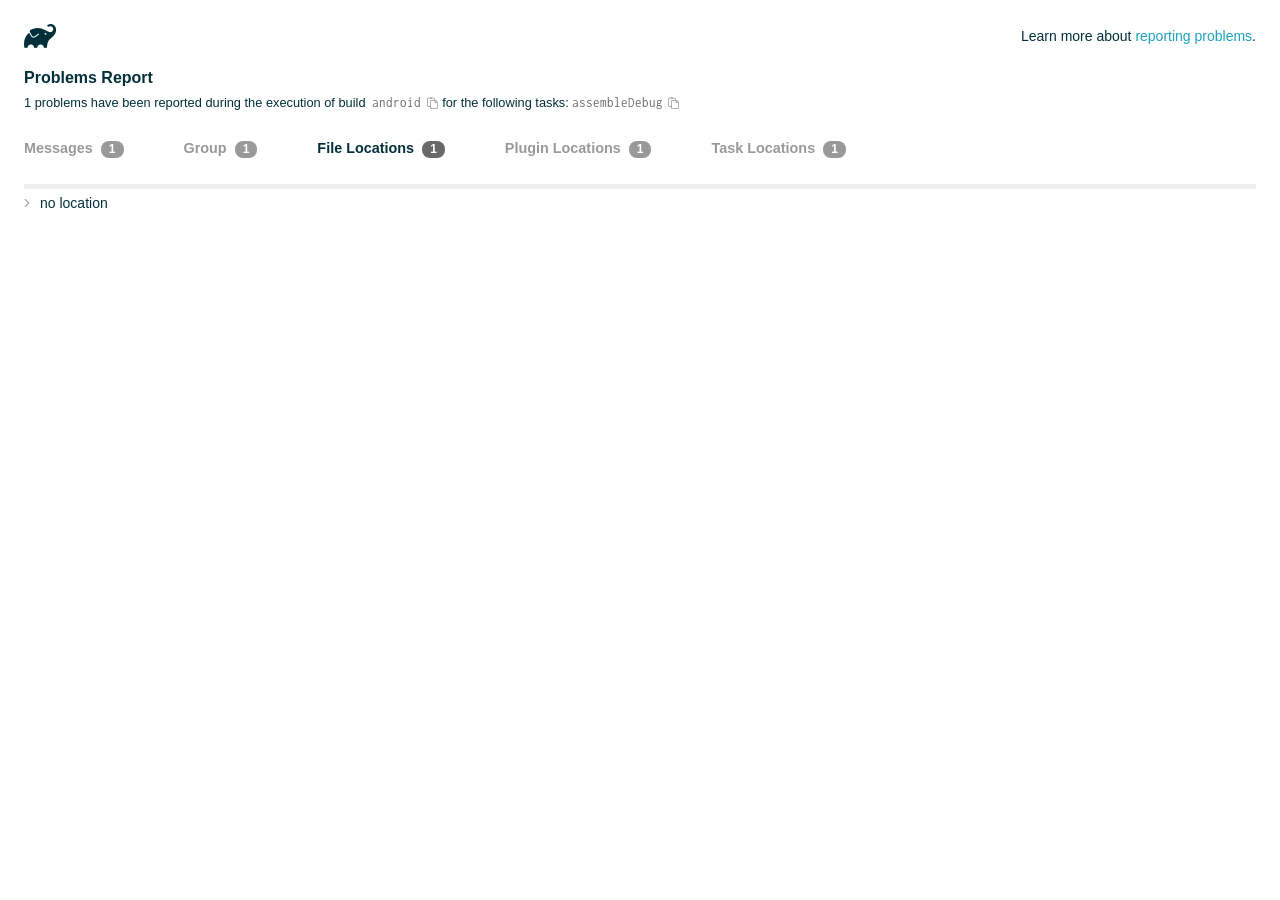
<file: flutter_app/android/build/reports/problems/problems-report.html>
<!DOCTYPE html>

<html lang="en">
<head>
    <!-- Required meta tags -->
    <meta charset="utf-8">
    <meta name="viewport" content="width=device-width, initial-scale=1, shrink-to-fit=no">

                    <style type="text/css">
                /*! normalize.css v7.0.0 | MIT License | github.com/necolas/normalize.css */
html {
    line-height: 1.15;
    -ms-text-size-adjust: 100%;
    -webkit-text-size-adjust: 100%
}

body {
    margin: 0
}

article, aside, footer, header, nav, section {
    display: block
}

h1 {
    font-size: 2em;
    margin: .67em 0
}

figcaption, figure, main {
    display: block
}

figure {
    margin: 1em 40px
}

hr {
    box-sizing: content-box;
    height: 0;
    overflow: visible
}

pre {
    font-family: monospace, monospace;
    font-size: 1em
}

a {
    background-color: transparent;
    -webkit-text-decoration-skip: objects
}

abbr[title] {
    border-bottom: none;
    text-decoration: underline;
    text-decoration: underline dotted
}

b, strong {
    font-weight: inherit
}

b, strong {
    font-weight: bolder
}

code, kbd, samp {
    font-family: monospace, monospace;
    font-size: 1em
}

dfn {
    font-style: italic
}

mark {
    background-color: #ff0;
    color: #000
}

small {
    font-size: 80%
}

sub, sup {
    font-size: 75%;
    line-height: 0;
    position: relative;
    vertical-align: baseline
}

sub {
    bottom: -.25em
}

sup {
    top: -.5em
}

audio, video {
    display: inline-block
}

audio:not([controls]) {
    display: none;
    height: 0
}

img {
    border-style: none
}

svg:not(:root) {
    overflow: hidden
}

button, input, optgroup, select, textarea {
    font-family: sans-serif;
    font-size: 100%;
    line-height: 1.15;
    margin: 0
}

button, input {
    overflow: visible
}

button, select {
    text-transform: none
}

[type=reset], [type=submit], button, html [type=button] {
    -webkit-appearance: button
}

[type=button]::-moz-focus-inner, [type=reset]::-moz-focus-inner, [type=submit]::-moz-focus-inner, button::-moz-focus-inner {
    border-style: none;
    padding: 0
}

[type=button]:-moz-focusring, [type=reset]:-moz-focusring, [type=submit]:-moz-focusring, button:-moz-focusring {
    outline: 1px dotted ButtonText
}

fieldset {
    padding: .35em .75em .625em
}

legend {
    box-sizing: border-box;
    color: inherit;
    display: table;
    max-width: 100%;
    padding: 0;
    white-space: normal
}

progress {
    display: inline-block;
    vertical-align: baseline
}

textarea {
    overflow: auto
}

[type=checkbox], [type=radio] {
    box-sizing: border-box;
    padding: 0
}

[type=number]::-webkit-inner-spin-button, [type=number]::-webkit-outer-spin-button {
    height: auto
}

[type=search] {
    -webkit-appearance: textfield;
    outline-offset: -2px
}

[type=search]::-webkit-search-cancel-button, [type=search]::-webkit-search-decoration {
    -webkit-appearance: none
}

::-webkit-file-upload-button {
    -webkit-appearance: button;
    font: inherit
}

details, menu {
    display: block
}

summary {
    display: list-item
}

canvas {
    display: inline-block
}

template {
    display: none
}

[hidden] {
    display: none
}

/* configuration cache styles */

.report-wrapper {
    margin: 0;
    padding: 0 24px;
}

.gradle-logo {
    width: 32px;
    height: 24px;
    background-image: url("[data-uri]");
    background-size: contain;
}

.header {
    display: flex;
    flex-wrap: wrap;
    top: 0;
    left: 0;
    width: 100%;
    padding-top: 24px;
    background-color: white;
}

.learn-more {
    margin-left: auto;
    align-self: center;
    font-size: 0.875rem;
    font-weight: normal;
}

.title {
    display: flex;
    align-items: center;
    padding: 18px 0 24px 0;
    flex: 1 0 100%;
}

.content {
    font-size: 0.875rem;
    white-space: nowrap;
}

.content ol:first-of-type {
    margin: 0;
}

.tree-btn {
    cursor: pointer;
    display: inline-block;
    width: 16px;
    height: 16px;
    background-size: contain;
    background-repeat: no-repeat;
    vertical-align: middle;
    margin-top: -0.2em;
}

.tree-btn.collapsed {
    background-image: url('data:image/svg+xml;utf8,<svg xmlns="http://www.w3.org/2000/svg" viewBox="0 0 192 512"><path d="M166.9 264.5l-117.8 116c-4.7 4.7-12.3 4.7-17 0l-7.1-7.1c-4.7-4.7-4.7-12.3 0-17L127.3 256 25.1 155.6c-4.7-4.7-4.7-12.3 0-17l7.1-7.1c4.7-4.7 12.3-4.7 17 0l117.8 116c4.6 4.7 4.6 12.3-.1 17z" fill="%23999999" stroke="%23999999"/></svg>');
}

.tree-btn.expanded {
    background-image: url('data:image/svg+xml;utf8,<svg xmlns="http://www.w3.org/2000/svg" viewBox="0 0 256 512"><path d="M119.5 326.9L3.5 209.1c-4.7-4.7-4.7-12.3 0-17l7.1-7.1c4.7-4.7 12.3-4.7 17 0L128 287.3l100.4-102.2c4.7-4.7 12.3-4.7 17 0l7.1 7.1c4.7 4.7 4.7 12.3 0 17L136.5 327c-4.7 4.6-12.3 4.6-17-.1z" fill="%23999999" stroke="%23999999"/></svg>');
}

ul .tree-btn {
    margin-right: 3px;
}

.leaf-icon {
    display: inline-block;
    width: 16px;
    height: 16px;
    background-image: url('data:image/svg+xml;utf8,<svg xmlns="http://www.w3.org/2000/svg" viewBox="0 0 256 512"><path d="M32 256 H224" stroke="%23999999" stroke-width="48" stroke-linecap="round"/></svg>');
    background-size: contain;
    background-repeat: no-repeat;
    vertical-align: middle;
    margin-top: -0.2em;
}

.invisible-text {
    user-select: all; /* Allow the text to be selectable */
    color: transparent; /* Hide the text */
    text-indent: -9999px; /* Move the text out of view */
    position: relative;
    white-space: pre; /* Preserve meaningful whitespace in the invisible text for copying */
}

.text-for-copy {
    display: inline-block;
}

.enum-icon {
    display: inline-block;
    width: 16px;
    height: 16px;
    background-image: url('data:image/svg+xml;utf8,<svg xmlns="http://www.w3.org/2000/svg" viewBox="0 0 1024 1024"><circle cx="512" cy="512" r="200" /></svg>');
    background-size: contain;
    background-repeat: no-repeat;
    vertical-align: middle;
    margin-inline-start: 0.5ex;
    margin-inline-end: 0.5ex;
    margin-top: -0.2em;
}

.error-icon {
    display: inline-block;
    width: 16px;
    height: 16px;
    background-image: url('data:image/svg+xml;utf8,<svg xmlns="http://www.w3.org/2000/svg" viewBox="0 0 320 512"><path d="M193.94 256L296.5 153.44l21.15-21.15c3.12-3.12 3.12-8.19 0-11.31l-22.63-22.63c-3.12-3.12-8.19-3.12-11.31 0L160 222.06 36.29 98.34c-3.12-3.12-8.19-3.12-11.31 0L2.34 120.97c-3.12 3.12-3.12 8.19 0 11.31L126.06 256 2.34 379.71c-3.12 3.12-3.12 8.19 0 11.31l22.63 22.63c3.12 3.12 8.19 3.12 11.31 0L160 289.94 262.56 392.5l21.15 21.15c3.12 3.12 8.19 3.12 11.31 0l22.63-22.63c3.12-3.12 3.12-8.19 0-11.31L193.94 256z" fill="%23FC461E" stroke="%23FC461E"/></svg>');
    background-size: contain;
    background-repeat: no-repeat;
    vertical-align: middle;
    margin-inline-start: 0.5ex;
    margin-inline-end: 0.5ex;
    margin-top: -0.2em;
}

.advice-icon {
    display: inline-block;
    width: 16px;
    height: 16px;
    background-image: url('data:image/svg+xml;utf8,<svg width="800px" height="800px" viewBox="-4.93 0 122.88 122.88" version="1.1" id="Layer_1" xmlns="http://www.w3.org/2000/svg" xmlns:xlink="http://www.w3.org/1999/xlink"  style="enable-background:new 0 0 113.01 122.88" xml:space="preserve"><g><path d="M44.13,102.06c-1.14,0.03-2.14-0.81-2.3-1.96c-0.17-1.2,0.64-2.31,1.82-2.54c-1.3-7.37-4.85-11.43-8.6-15.72 c-2.92-3.34-5.95-6.81-8.34-11.92c-2.35-5.03-3.64-10.23-3.6-15.63c0.05-5.4,1.42-10.96,4.4-16.71c0.02-0.04,0.04-0.07,0.06-0.11 l0,0c3.91-6.62,9.38-11.04,15.47-13.52c5.11-2.09,10.66-2.8,16.1-2.3c5.42,0.5,10.73,2.2,15.37,4.94 c5.9,3.49,10.75,8.67,13.42,15.21c1.44,3.54,2.42,7.49,2.54,11.82c0.12,4.31-0.62,8.96-2.61,13.88 c-2.66,6.59-6.18,10.68-9.47,14.51c-3.03,3.53-5.85,6.81-7.42,11.84c0.89,0.21,1.59,0.94,1.73,1.9c0.17,1.24-0.7,2.39-1.94,2.56 l-0.77,0.11c-0.14,1.09-0.23,2.26-0.27,3.51l0.25-0.04c1.24-0.17,2.39,0.7,2.56,1.94c0.17,1.24-0.7,2.39-1.94,2.56l-0.78,0.11 c0.01,0.15,0.02,0.3,0.03,0.45l0,0c0.07,0.88,0.08,1.73,0.03,2.54l0.13-0.02c1.25-0.15,2.38,0.74,2.54,1.98 c0.15,1.25-0.74,2.38-1.98,2.54l-1.68,0.21c-1.2,3.11-3.34,5.48-5.87,6.94c-1.74,1.01-3.67,1.59-5.61,1.71 c-1.97,0.12-3.96-0.25-5.78-1.13c-2.08-1.02-3.94-2.71-5.29-5.14c-0.65-0.33-1.13-0.97-1.23-1.75c-0.04-0.31-0.01-0.61,0.07-0.89 c-0.39-1.16-0.68-2.43-0.87-3.83l-0.07,0.01c-1.24,0.17-2.39-0.7-2.56-1.94c-0.17-1.24,0.7-2.39,1.94-2.56l0.54-0.08 C44.19,104.32,44.18,103.16,44.13,102.06L44.13,102.06z M2.18,58.86C1.01,58.89,0.04,57.98,0,56.81c-0.04-1.17,0.88-2.14,2.05-2.18 l8.7-0.3c1.17-0.04,2.14,0.88,2.18,2.05c0.04,1.17-0.88,2.14-2.05,2.18L2.18,58.86L2.18,58.86z M110.68,50.25 c1.16-0.12,2.2,0.73,2.32,1.89c0.12,1.16-0.73,2.2-1.89,2.32l-8.66,0.91c-1.16,0.12-2.2-0.73-2.32-1.89 c-0.12-1.16,0.73-2.2,1.89-2.32L110.68,50.25L110.68,50.25z M94.91,14.78c0.65-0.97,1.96-1.23,2.93-0.58 c0.97,0.65,1.23,1.96,0.58,2.93l-4.84,7.24c-0.65,0.97-1.96,1.23-2.93,0.58c-0.97-0.65-1.23-1.96-0.58-2.93L94.91,14.78 L94.91,14.78z M57.63,2.06c0.03-1.17,1-2.09,2.16-2.06c1.17,0.03,2.09,1,2.06,2.16l-0.22,8.7c-0.03,1.17-1,2.09-2.16,2.06 c-1.17-0.03-2.09-1-2.06-2.16L57.63,2.06L57.63,2.06z M13.88,15.53c-0.86-0.8-0.9-2.14-0.11-2.99c0.8-0.86,2.14-0.9,2.99-0.11 l6.37,5.94c0.86,0.8,0.9,2.14,0.11,2.99c-0.8,0.86-2.14,0.9-2.99,0.11L13.88,15.53L13.88,15.53z M47.88,96.95l18.49-2.63 c1.59-6.7,5.05-10.73,8.8-15.08c3.08-3.58,6.36-7.4,8.76-13.34c1.76-4.35,2.41-8.43,2.31-12.19c-0.1-3.75-0.96-7.21-2.24-10.34 c-2.3-5.63-6.51-10.11-11.65-13.15c-4.11-2.43-8.8-3.94-13.59-4.37c-4.77-0.44-9.64,0.19-14.13,2.02 c-5.26,2.15-9.99,5.97-13.39,11.72c-2.64,5.12-3.86,10.02-3.9,14.73c-0.04,4.74,1.11,9.33,3.2,13.8c2.13,4.56,4.97,7.8,7.69,10.92 C42.47,83.9,46.48,88.49,47.88,96.95L47.88,96.95z M65.62,99.02l-17.27,2.45c0.05,1.1,0.07,2.25,0.05,3.47l17.05-2.42 C65.47,101.29,65.52,100.12,65.62,99.02L65.62,99.02z M48.49,109.52c0.12,0.92,0.3,1.76,0.53,2.54l16.55-2.04 c0.11-0.86,0.13-1.77,0.05-2.74l0,0l0-0.02l-0.01-0.17L48.49,109.52L48.49,109.52z M51.37,116.36c0.64,0.67,1.35,1.19,2.1,1.55 c1.15,0.56,2.42,0.79,3.67,0.72c1.29-0.08,2.57-0.47,3.74-1.15c1.1-0.64,2.09-1.53,2.88-2.65L51.37,116.36L51.37,116.36z"/></g></svg>');
    background-size: contain;
    background-repeat: no-repeat;
    vertical-align: middle;
    margin-inline-start: 0.5ex;
    margin-inline-end: 0.5ex;
    margin-top: -0.2em;
}

.warning-icon {
    display: inline-block;
    width: 13px;
    height: 13px;
    background-image: url('data:image/svg+xml;utf8,<svg xmlns="http://www.w3.org/2000/svg" viewBox="0 0 576 512"><path d="M270.2 160h35.5c3.4 0 6.1 2.8 6 6.2l-7.5 196c-.1 3.2-2.8 5.8-6 5.8h-20.5c-3.2 0-5.9-2.5-6-5.8l-7.5-196c-.1-3.4 2.6-6.2 6-6.2zM288 388c-15.5 0-28 12.5-28 28s12.5 28 28 28 28-12.5 28-28-12.5-28-28-28zm281.5 52L329.6 24c-18.4-32-64.7-32-83.2 0L6.5 440c-18.4 31.9 4.6 72 41.6 72H528c36.8 0 60-40 41.5-72zM528 480H48c-12.3 0-20-13.3-13.9-24l240-416c6.1-10.6 21.6-10.7 27.7 0l240 416c6.2 10.6-1.5 24-13.8 24z" fill="%23DEAD22" stroke="%23DEAD22"/></svg>');
    background-size: contain;
    background-repeat: no-repeat;
    vertical-align: middle;
    margin-inline-start: 0.3ex;
    margin-inline-end: 1.1ex;
    margin-top: -0.1em;
}

.documentation-button {
    cursor: pointer;
    display: inline-block;
    width: 13px;
    height: 13px;
    background-image: url('data:image/svg+xml;utf8,<svg xmlns="http://www.w3.org/2000/svg" viewBox="0 0 512 512"><path d="M256 340c-15.464 0-28 12.536-28 28s12.536 28 28 28 28-12.536 28-28-12.536-28-28-28zm7.67-24h-16c-6.627 0-12-5.373-12-12v-.381c0-70.343 77.44-63.619 77.44-107.408 0-20.016-17.761-40.211-57.44-40.211-29.144 0-44.265 9.649-59.211 28.692-3.908 4.98-11.054 5.995-16.248 2.376l-13.134-9.15c-5.625-3.919-6.86-11.771-2.645-17.177C185.658 133.514 210.842 116 255.67 116c52.32 0 97.44 29.751 97.44 80.211 0 67.414-77.44 63.849-77.44 107.408V304c0 6.627-5.373 12-12 12zM256 40c118.621 0 216 96.075 216 216 0 119.291-96.61 216-216 216-119.244 0-216-96.562-216-216 0-119.203 96.602-216 216-216m0-32C119.043 8 8 119.083 8 256c0 136.997 111.043 248 248 248s248-111.003 248-248C504 119.083 392.957 8 256 8z" fill="%23999999" stroke="%23999999"/></svg>');
    background-size: contain;
    background-repeat: no-repeat;
    vertical-align: middle;
    margin-inline-start: 0.5ex;
    margin-inline-end: 0.5ex;
    margin-top: -0.2em;
}

.documentation-button::selection {
    color: transparent;
}

.documentation-button:hover {
    color: transparent;
}

.copy-button {
    cursor: pointer;
    display: inline-block;
    width: 12px;
    height: 12px;
    background-image: url('data:image/svg+xml;utf8,<svg xmlns="http://www.w3.org/2000/svg" viewBox="0 0 448 512"><path d="M433.941 193.941l-51.882-51.882A48 48 0 0 0 348.118 128H320V80c0-26.51-21.49-48-48-48h-66.752C198.643 13.377 180.858 0 160 0s-38.643 13.377-45.248 32H48C21.49 32 0 53.49 0 80v288c0 26.51 21.49 48 48 48h80v48c0 26.51 21.49 48 48 48h224c26.51 0 48-21.49 48-48V227.882a48 48 0 0 0-14.059-33.941zm-22.627 22.627a15.888 15.888 0 0 1 4.195 7.432H352v-63.509a15.88 15.88 0 0 1 7.431 4.195l51.883 51.882zM160 30c9.941 0 18 8.059 18 18s-8.059 18-18 18-18-8.059-18-18 8.059-18 18-18zM48 384c-8.822 0-16-7.178-16-16V80c0-8.822 7.178-16 16-16h66.752c6.605 18.623 24.389 32 45.248 32s38.643-13.377 45.248-32H272c8.822 0 16 7.178 16 16v48H176c-26.51 0-48 21.49-48 48v208H48zm352 96H176c-8.822 0-16-7.178-16-16V176c0-8.822 7.178-16 16-16h144v72c0 13.2 10.8 24 24 24h72v208c0 8.822-7.178 16-16 16z" fill="%23999999" stroke="%23999999"/></svg>');
    background-size: contain;
    background-repeat: no-repeat;
    vertical-align: middle;
    margin-inline-start: 0.5ex;
    margin-top: -0.2em;
}

.groups{
    display: flex;
    border-bottom: 1px solid #EDEEEF;
    flex: 1 0 100%;
}

.uncategorized {
    display: flex;
    border-top: 4px solid #EDEEEF;
    flex: 1 0 100%;
}

.group-selector {
    padding: 0 52px 24px 0;
    font-size: 0.9rem;
    font-weight: bold;
    color: #999999;
    cursor: pointer;
}

.group-selector__count {
    margin: 0 8px;
    border-radius: 8px;
    background-color: #999;
    color: #fff;
    padding: 1px 8px 2px;
    font-size: 0.75rem;
}

.group-selector--active {
    color: #02303A;
    cursor: auto;
}

.group-selector--active .group-selector__count {
    background-color: #686868;
}

.group-selector--disabled {
    cursor: not-allowed;
}

.accordion-header {
    cursor: pointer;
}

.container {
    padding-left: 0.5em;
    padding-right: 0.5em;
}

.stacktrace {
    border-radius: 4px;
    overflow-x: auto;
    padding: 0.5rem;
    margin-bottom: 0;
    min-width: 1000px;
}

/* Lato (bold, regular) */
@font-face {
    font-display: swap;
    font-family: Lato;
    font-weight: 500;
    font-style: normal;
    src: url("https://assets.gradle.com/lato/fonts/lato-semibold/lato-semibold.woff2") format("woff2"),
    url("https://assets.gradle.com/lato/fonts/lato-semibold/lato-semibold.woff") format("woff");
}

@font-face {
    font-display: swap;
    font-family: Lato;
    font-weight: bold;
    font-style: normal;
    src: url("https://assets.gradle.com/lato/fonts/lato-bold/lato-bold.woff2") format("woff2"),
    url("https://assets.gradle.com/lato/fonts/lato-bold/lato-bold.woff") format("woff");
}

* {
    -webkit-box-sizing: border-box;
    -moz-box-sizing: border-box;
    box-sizing: border-box;
}

html,
body {
    margin: 0;
    padding: 0;
}

html {
    font-family: "Lato", "Helvetica Neue", Arial, sans-serif;
    font-size: 16px;
    font-weight: 400;
    line-height: 1.5;
}

body {
    color: #02303A;
    background-color: #ffffff;
    -webkit-text-size-adjust: 100%;
    -ms-text-size-adjust: 100%;
    -webkit-font-smoothing: antialiased;
}


/* typography */
h1, h2, h3, h4, h5, h6 {
    color: #02303A;
    text-rendering: optimizeLegibility;
    margin: 0;
}

h1 {
    font-size: 1rem;
}

h2 {
    font-size: 0.9rem;
}

h3 {
    font-size: 1.125rem;
}

h4, h5, h6 {
    font-size: 0.875rem;
}

h1 code {
    font-weight: bold;
}

ul, ol, dl {
    list-style-position: outside;
    line-height: 1.6;
    padding: 0;
    margin: 0 0 0 20px;
    list-style-type: none;
}

li {
    line-height: 2;
}

a {
    color: #1DA2BD;
    text-decoration: none;
    transition: all 0.3s ease, visibility 0s;
}

a:hover {
    color: #35c1e4;
}

/* code */
code, pre {
    font-family: Inconsolata, Monaco, "Courier New", monospace;
    font-style: normal;
    font-variant-ligatures: normal;
    font-variant-caps: normal;
    font-variant-numeric: normal;
    font-variant-east-asian: normal;
    font-weight: normal;
    font-stretch: normal;
    color: #686868;
}

*:not(pre) > code {
    letter-spacing: 0;
    padding: 0.1em 0.5ex;
    text-rendering: optimizeSpeed;
    word-spacing: -0.15em;
    word-wrap: break-word;
}

pre {
    font-size: 0.75rem;
    line-height: 1.8;
    margin-top: 0;
    margin-bottom: 1.5em;
    padding: 1rem;
}

pre code {
    background-color: transparent;
    color: inherit;
    line-height: 1.8;
    font-size: 100%;
    padding: 0;
}

a code {
    color: #1BA8CB;
}

pre.code, pre.programlisting, pre.screen, pre.tt {
    background-color: #f7f7f8;
    border-radius: 4px;
    font-size: 1em;
    line-height: 1.45;
    margin-bottom: 1.25em;
    overflow-x: auto;
    padding: 1rem;
}

li em, p em {
    padding: 0 1px;
}

code em, tt em {
    text-decoration: none;
}

code + .copy-button {
    margin-inline-start: 0.2ex;
}

.java-exception {
    font-size: 0.75rem;
    padding-left: 24px;
}

.java-exception ul {
    margin: 0;
    line-height: inherit;
}

.java-exception code {
    white-space: pre;
}

.java-exception-part-toggle {
    user-select: none;
    cursor: pointer;
    border-radius: 2px;
    padding: 0.1em 0.2em;
    background: azure;
    color: #686868;
}

                </style>
    <!-- Inconsolata is used as a default monospace font in the report. -->
    <link rel="stylesheet" href="https://fonts.googleapis.com/css?family=Inconsolata:400,700" />

    <title>Gradle Configuration Cache</title>
</head>
<body>

<div id="playground"></div>

<div class="report" id="report">
    Loading...
</div>

<script type="text/javascript">
function configurationCacheProblems() { return (
// begin-report-data
{"diagnostics":[{"locations":[{"pluginId":"kotlin-android"}],"problem":[{"text":"Deprecated 'org.jetbrains.kotlin.android' plugin usage"}],"severity":"WARNING","problemDetails":[{"text":"The 'org.jetbrains.kotlin.android' plugin in project ':app' is no longer required for Kotlin support since AGP 9.0."}],"contextualLabel":"Deprecated 'org.jetbrains.kotlin.android' plugin usage","documentationLink":"https://kotl.in/gradle/agp-built-in-kotlin","problemId":[{"name":"kgp:deprecation","displayName":"Kotlin Gradle Plugin Deprecation"},{"name":"kotlin","displayName":"Kotlin"},{"name":"deprecated-kotlin-android-plugin","displayName":"Deprecated 'org.jetbrains.kotlin.android' plugin usage"}],"solutions":[[{"text":"Remove both `android.builtInKotlin=true` and `android.newDsl=false` from `gradle.properties`, then migrate to built-in Kotlin."}]]}],"problemsReport":{"totalProblemCount":1,"buildName":"android","requestedTasks":"assembleDebug","documentationLink":"https://docs.gradle.org/9.3.1/userguide/reporting_problems.html","documentationLinkCaption":"Problem report","summaries":[]}}
// end-report-data
);}
</script>
                <script type="text/javascript">
                !function(n,t){"object"==typeof exports&&"object"==typeof module?module.exports=t():"function"==typeof define&&define.amd?define([],t):"object"==typeof exports?exports["configuration-cache-report"]=t():n["configuration-cache-report"]=t()}(globalThis,()=>{return void 0===Math.imul&&(Math.imul=function(n,t){return(4294901760&n)*(65535&t)+(65535&n)*(0|t)|0}),void 0===ArrayBuffer.isView&&(ArrayBuffer.isView=function(n){return null!=n&&null!=n.__proto__&&n.__proto__.__proto__===Int8Array.prototype.__proto__}),void 0===Array.prototype.fill&&Object.defineProperty(Array.prototype,"fill",{value:function(n){if(null==this)throw new TypeError("this is null or not defined");for(var t=Object(this),r=t.length>>>0,i=0|arguments[1],e=i<0?Math.max(r+i,0):Math.min(i,r),u=arguments[2],o=void 0===u?r:0|u,a=o<0?Math.max(r+o,0):Math.min(o,r);e<a;)t[e]=n,e++;return t}}),[Int8Array,Int16Array,Uint16Array,Int32Array,Float32Array,Float64Array].forEach(function(n){void 0===n.prototype.fill&&Object.defineProperty(n.prototype,"fill",{value:Array.prototype.fill})}),void 0===Math.clz32&&(Math.clz32=(n=Math.log,t=Math.LN2,function(r){var i=r>>>0;return 0===i?32:31-(n(i)/t|0)|0})),globalThis["org.gradle.buildtool.internal:configuration-cache-report"]=function(n){"use strict";var t,r,i,e,u,o,a,f,s,c,h,l,_,v,g,d,w,b,m,p,k,y,q,j,B,C,x,P,S,I,z,T,L,E,M,N,A,F,D,O,R,H,$,G,U,Q,V,W,Y,K,Z,J,X,nn,tn,rn,en,un,on,an,fn,sn,cn,hn,ln,_n,vn,gn,dn,wn,bn,mn,pn,kn,yn,qn,jn,Bn,Cn,xn,Pn,Sn,In,zn,Tn,Ln=Math.imul,En=ArrayBuffer.isView,Mn=Math.clz32;function Nn(){}function An(){}function Fn(){}function Dn(n,t){if(!(t>=0))throw ue($t("Requested element count "+t+" is less than zero."));return function(n,t){if(!(t>=0))throw ue($t("Requested element count "+t+" is less than zero."));if(0===t)return ou();if(t>=n.length)return function(n){switch(n.length){case 0:return ou();case 1:return $r(n[0]);default:return function(n){return oi(function(n,t){return new hu(n,t=t!==b&&t)}(n))}(n)}}(n);if(1===t)return $r(n[0]);var r=0,i=ui(t),e=0,u=n.length;n:for(;e<u;){var o=n[e];if(e=e+1|0,i.h(o),(r=r+1|0)===t)break n}return i}(n,tt(n.length-t|0,0))}function On(n,t,r,i,e,u,o){return t=t===b?", ":t,r=r===b?"":r,i=i===b?"":i,e=e===b?-1:e,u=u===b?"...":u,o=o===b?null:o,function(n,t,r,i,e,u,o,a){r=r===b?", ":r,i=i===b?"":i,e=e===b?"":e,u=u===b?-1:u,o=o===b?"...":o,a=a===b?null:a,t.i(i);var f=0,s=0,c=n.length;n:for(;s<c;){var h=n[s];if(s=s+1|0,(f=f+1|0)>1&&t.i(r),!(u<0||f<=u))break n;Tu(t,h,a)}return u>=0&&f>u&&t.i(o),t.i(e),t}(n,Le(),t,r,i,e,u,o).toString()}function Rn(n){return n.length-1|0}function Hn(n,t,r,i,e,u,o){return t=t===b?", ":t,r=r===b?"":r,i=i===b?"":i,e=e===b?-1:e,u=u===b?"...":u,o=o===b?null:o,$n(n,Le(),t,r,i,e,u,o).toString()}function $n(n,t,r,i,e,u,o,a){r=r===b?", ":r,i=i===b?"":i,e=e===b?"":e,u=u===b?-1:u,o=o===b?"...":o,a=a===b?null:a,t.i(i);var f=0,s=n.j();n:for(;s.k();){var c=s.l();if((f=f+1|0)>1&&t.i(r),!(u<0||f<=u))break n;Tu(t,c,a)}return u>=0&&f>u&&t.i(o),t.i(e),t}function Gn(n){return new nt(n)}function Un(n){if(n.m())throw we("List is empty.");return n.n(0)}function Qn(n){if(zr(n,vt)){var t;switch(n.o()){case 0:t=ou();break;case 1:t=$r(zr(n,_t)?n.n(0):n.j().l());break;default:t=Vn(n)}return t}return au(Zn(n))}function Vn(n){return oi(n)}function Wn(n){if(zr(n,vt)&&n.o()<=1)return Qn(n);var t=Zn(n);return function(n){var t=(n.o()/2|0)-1|0;if(t<0)return k;var r=fu(n),i=0;if(i<=t)do{var e=i;i=i+1|0;var u=n.n(e);n.z1(e,n.n(r)),n.z1(r,u),r=r-1|0}while(e!==t)}(t),t}function Yn(n,t){if(!(t>=0))throw ue($t("Requested element count "+t+" is less than zero."));return function(n,t){if(!(t>=0))throw ue($t("Requested element count "+t+" is less than zero."));if(0===t)return ou();if(zr(n,vt)){if(t>=n.o())return Qn(n);if(1===t)return $r(function(n){if(zr(n,_t))return Un(n);var t=n.j();if(!t.k())throw we("Collection is empty.");return t.l()}(n))}var r=0,i=ui(t),e=n.j();n:for(;e.k();){var u=e.l();if(i.h(u),(r=r+1|0)===t)break n}return au(i)}(n,tt(n.o()-t|0,0))}function Kn(n,t){if(!(t>=0))throw ue($t("Requested element count "+t+" is less than zero."));if(0===t)return ou();var r=n.o();if(t>=r)return Qn(n);if(1===t)return $r(Jn(n));var i=ui(t);if(zr(n,Yi)){var e=r-t|0;if(e<r)do{var u=e;e=e+1|0,i.h(n.n(u))}while(e<r)}else for(var o=n.p(r-t|0);o.k();){var a=o.l();i.h(a)}return i}function Zn(n){return zr(n,vt)?Vn(n):Xn(n,ei())}function Jn(n){if(n.m())throw we("List is empty.");return n.n(fu(n))}function Xn(n,t){for(var r=n.j();r.k();){var i=r.l();t.h(i)}return t}function nt(n){this.r_1=n}function tt(n,t){return n<t?t:n}function rt(n,t){return n>t?t:n}function it(n,t){return E.u(n,t,-1)}function et(n,t){return new bu(n,t)}function ut(n){var t=n.j();if(!t.k())return ou();var r=t.l();if(!t.k())return $r(r);var i=ei();for(i.h(r);t.k();)i.h(t.l());return i}function ot(n){this.v_1=n}function at(n,t){this.w_1=n,this.x_1=t}function ft(n){return n}function st(n,t){return n-t|0}function ct(n){return n}function ht(n){return String.fromCharCode(n)}function lt(){}function _t(){}function vt(){}function gt(){}function dt(){}function wt(){}function bt(){}function mt(n,t){this.g1_1=n,this.h1_1=t}function pt(n){var t=null==n?null:$t(n);return null==t?"null":t}function kt(){t=this,this.j1_1=new yt(0,-2147483648),this.k1_1=new yt(-1,2147483647),this.l1_1=8,this.m1_1=64}function yt(n,r){null==t&&new kt,Fn.call(this),this.n1_1=n,this.o1_1=r}function qt(n){var t=n>>5,r=new Int32Array(t+1|0),i=1<<(31&n);return r[t]=r[t]|i,r}function jt(){}function Bt(n){this.y1_1=n,this.x1_1=0}function Ct(){return It(),r}function xt(){return It(),i}function Pt(){return It(),e}function St(){return It(),u}function It(){a||(a=!0,r=new ArrayBuffer(8),i=new Float64Array(Ct()),new Float32Array(Ct()),e=new Int32Array(Ct()),xt()[0]=-1,u=0!==Pt()[0]?1:0,o=1-St()|0)}function zt(n,t){return Tt(n)?Lt(n,t):n.b(t)}function Tt(n){return"string"==typeof n}function Lt(n,t){return n.charCodeAt(t)}function Et(n){return Tt(n)?n.length:n.a()}function Mt(n,t,r){return Tt(n)?Re(n,t,r):n.c(t,r)}function Nt(n){return $t(n)}function At(n,t){var r;switch(typeof n){case"number":r="number"==typeof t?Ft(n,t):t instanceof yt?Ft(n,t.v1()):Dt(n,t);break;case"string":case"boolean":r=Dt(n,t);break;default:r=function(n,t){return n.d(t)}(n,t)}return r}function Ft(n,t){var r;if(n<t)r=-1;else if(n>t)r=1;else if(n===t){var i;if(0!==n)i=0;else{var e=1/n;i=e===1/t?0:e<0?-1:1}r=i}else r=n!=n?t!=t?0:1:-1;return r}function Dt(n,t){return n<t?-1:n>t?1:0}function Ot(n){if(!("kotlinHashCodeValue$"in n)){var t=Rt(),r=new Object;r.value=t,r.enumerable=!1,Object.defineProperty(n,"kotlinHashCodeValue$",r)}return n.kotlinHashCodeValue$}function Rt(){return 4294967296*Math.random()|0}function Ht(n){return n=n===b?null:n,Object.create(n)}function $t(n){return null==n?"null":function(n){return t=n,Array.isArray(t)||En(n);var t}(n)?"[...]":"function"!=typeof n.toString?function(n){return Object.prototype.toString.call(n)}(n):n.toString()}function Gt(n){if(null==n)return 0;var t,r=typeof n;switch(r){case"object":t="function"==typeof n.hashCode?n.hashCode():Ot(n);break;case"function":t=Ot(n);break;case"number":t=function(n){return It(),(0|n)===n?Sr(n):(xt()[0]=n,Ln(Pt()[(It(),o)],31)+Pt()[St()]|0)}(n);break;case"boolean":t=Ut(n);break;case"string":t=Qt(String(n));break;case"bigint":t=function(n){for(var t=BigInt(32),r=BigInt(4294967295),i=n<0?-n:n,e=0,u=n<0?-1:1;0!=i;){var o=Number(i&r);e=Ln(31,e)+o|0,i>>=t}return Ln(e,u)}(n);break;case"symbol":t=function(n){var t,r=(t=n,Symbol.keyFor(t)!=b?(f===b&&(f=new Map),f):(s===b&&(s=new WeakMap),s)),i=r.get(n);if(i!==b)return i;var e=Rt();return r.set(n,e),e}(n);break;default:t=function(){throw new Error("Unexpected typeof `"+r+"`")}()}return t}function Ut(n){return n?1231:1237}function Qt(n){var t=0,r=0,i=n.length-1|0;if(r<=i)do{var e=r;r=r+1|0;var u=n.charCodeAt(e);t=Ln(t,31)+u|0}while(e!==i);return t}function Vt(n,t){return null==n?null==t:null!=t&&("object"==typeof n&&"function"==typeof n.equals?n.equals(t):n!=n?t!=t:"number"==typeof n&&"number"==typeof t?n===t&&(0!==n||1/n==1/t):n===t)}function Wt(n,t){null!=Error.captureStackTrace?Error.captureStackTrace(n,t):n.stack=(new Error).stack}function Yt(n){return n.prototype}function Kt(n){return n===b}function Zt(n,t,r){Jt(n,"message",function(n,t){var r;if(Kt(n)){var i;if(Kt(t))i=n;else{var e=null==t?null:t.toString();i=null==e?b:e}r=i}else r=null==n?b:n;return r}(t,r)),Jt(n,"cause",r),Jt(n,"name",Object.getPrototypeOf(n).constructor.name)}function Jt(n,t,r){Object.defineProperty(n,t,{configurable:!0,writable:!0,value:r})}function Xt(n){var t;return null==n?function(){throw Ce()}():t=n,t}function nr(){throw Pe()}function tr(){throw Ie()}function rr(){return qr(),c}function ir(){return qr(),h}function er(){return qr(),l}function ur(){return qr(),v}function or(){return qr(),g}function ar(n,t){if(qr(),_r(n,t))return 0;var r=gr(n),i=gr(t);return r&&!i?-1:!r&&i?1:gr(sr(n,t))?-1:1}function fr(n,t){qr();var r=n.o1_1>>>16|0,i=65535&n.o1_1,e=n.n1_1>>>16|0,u=65535&n.n1_1,o=t.o1_1>>>16|0,a=65535&t.o1_1,f=t.n1_1>>>16|0,s=0,c=0,h=0,l=0;return s=(s=s+((c=(c=c+((h=(h=h+((l=l+(u+(65535&t.n1_1)|0)|0)>>>16|0)|0)+(e+f|0)|0)>>>16|0)|0)+(i+a|0)|0)>>>16|0)|0)+(r+o|0)|0,new yt((h&=65535)<<16|(l&=65535),(s&=65535)<<16|(c&=65535))}function sr(n,t){return qr(),fr(n,t.s1())}function cr(n,t){if(qr(),dr(n))return rr();if(dr(t))return rr();if(_r(n,ur()))return wr(t)?ur():rr();if(_r(t,ur()))return wr(n)?ur():rr();if(gr(n))return gr(t)?cr(br(n),br(t)):br(cr(br(n),t));if(gr(t))return br(cr(n,br(t)));if(mr(n,or())&&mr(t,or()))return pr(hr(n)*hr(t));var r=n.o1_1>>>16|0,i=65535&n.o1_1,e=n.n1_1>>>16|0,u=65535&n.n1_1,o=t.o1_1>>>16|0,a=65535&t.o1_1,f=t.n1_1>>>16|0,s=65535&t.n1_1,c=0,h=0,l=0,_=0;return l=l+((_=_+Ln(u,s)|0)>>>16|0)|0,_&=65535,h=(h=h+((l=l+Ln(e,s)|0)>>>16|0)|0)+((l=(l&=65535)+Ln(u,f)|0)>>>16|0)|0,l&=65535,c=(c=(c=c+((h=h+Ln(i,s)|0)>>>16|0)|0)+((h=(h&=65535)+Ln(e,f)|0)>>>16|0)|0)+((h=(h&=65535)+Ln(u,a)|0)>>>16|0)|0,h&=65535,c=c+(((Ln(r,s)+Ln(i,f)|0)+Ln(e,a)|0)+Ln(u,o)|0)|0,new yt(l<<16|_,(c&=65535)<<16|h)}function hr(n){return qr(),4294967296*n.o1_1+function(n){return qr(),n.n1_1>=0?n.n1_1:4294967296+n.n1_1}(n)}function lr(n,t){if(qr(),t<2||36<t)throw ie("radix out of range: "+t);if(dr(n))return"0";if(gr(n)){if(_r(n,ur())){var r=vr(t),i=n.r1(r),e=sr(cr(i,r),n).u1();return lr(i,t)+e.toString(t)}return"-"+lr(br(n),t)}for(var u=2===t?31:t<=10?9:t<=21?7:t<=35?6:5,o=pr(Math.pow(t,u)),a=n,f="";;){var s=a.r1(o),c=sr(a,cr(s,o)).u1().toString(t);if(dr(a=s))return c+f;for(;c.length<u;)c="0"+c;f=c+f}}function _r(n,t){return qr(),n.o1_1===t.o1_1&&n.n1_1===t.n1_1}function vr(n){return qr(),new yt(n,n<0?-1:0)}function gr(n){return qr(),n.o1_1<0}function dr(n){return qr(),0===n.o1_1&&0===n.n1_1}function wr(n){return qr(),!(1&~n.n1_1)}function br(n){return qr(),n.s1()}function mr(n,t){return qr(),ar(n,t)<0}function pr(n){if(qr(),(t=n)!=t)return rr();if(n<=-0x8000000000000000)return ur();if(n+1>=0x8000000000000000)return qr(),_;if(n<0)return br(pr(-n));var t,r=4294967296;return new yt(n%r|0,n/r|0)}function kr(n,t){return qr(),ar(n,t)>0}function yr(n,t){return qr(),ar(n,t)>=0}function qr(){d||(d=!0,c=vr(0),h=vr(1),l=vr(-1),_=new yt(-1,2147483647),v=new yt(0,-2147483648),g=vr(16777216))}function jr(n,t,r,i,e,u,o,a,f){null!=e&&(t.prototype=Object.create(e.prototype),t.prototype.constructor=t);var s=function(n,t,r,i,e,u){return{kind:n,simpleName:t,associatedObjectKey:i,associatedObjects:e,suspendArity:u,$kClass$:b,defaultConstructor:r,iid:"interface"===n?(w===b&&(w=0),w=w+1|0):b}}(n,r,i,a,f,o);t.$metadata$=s,null!=u&&((Vt(s.iid,b)?t.prototype:t).$imask$=function(n){for(var t=1,r=[],i=0,e=n.length;i<e;){var u=n[i];i=i+1|0;var o=t,a=u.prototype.$imask$,f=null==a?u.$imask$:a;null!=f&&(r.push(f),o=f.length);var s=u.$metadata$.iid,c=null==s?null:qt(s);null!=c&&(r.push(c),o=Math.max(o,c.length)),o>t&&(t=o)}return function(n,t){for(var r=0,i=new Int32Array(n);r<n;){for(var e=r,u=0,o=0,a=t.length;o<a;){var f=t[o];o=o+1|0,e<f.length&&(u|=f[e])}i[e]=u,r=r+1|0}return i}(t,r)}(u))}function Br(n,t,r,i,e,u,o,a){jr("class",n,t,r,i,e,u,o,a)}function Cr(n,t,r,i,e,u,o,a){jr("object",n,t,r,i,e,u,o,a)}function xr(n,t,r,i,e,u,o,a){jr("interface",n,t,r,i,e,u,o,a)}function Pr(n,t,r,i){Cr(n,"Companion",b,t,r,i,b,b)}function Sr(n){return n instanceof yt?n.u1():function(n){return n>2147483647?2147483647:n<-2147483648?-2147483648:0|n}(n)}function Ir(n,t){return new Pu(n,t)}function zr(n,t){return function(n,t){var r=n.$imask$;return null!=r&&function(n,t){var r=t>>5;if(r>n.length)return!1;var i=1<<(31&t);return!(0===(n[r]&i))}(r,t)}(n,t.$metadata$.iid)}function Tr(n){return"string"==typeof n||zr(n,Nn)}function Lr(n){return new fi(n)}function Er(n,t,r){for(var i=new Int32Array(r),e=0,u=0,o=0,a=0,f=n.length;a<f;){var s=Lt(n,a);a=a+1|0;var c=t[ct(s)];if(u|=(31&c)<<o,c<32){var h=e;e=h+1|0,i[h]=u,u=0,o=0}else o=o+5|0}return i}function Mr(n,t){for(var r=0,i=n.length-1|0,e=-1,u=0;r<=i;)if(t>(u=n[e=(r+i|0)/2|0]))r=e+1|0;else{if(t===u)return e;i=e-1|0}return e-(t<u?1:0)|0}function Nr(){m=this;var n="ABCDEFGHIJKLMNOPQRSTUVWXYZabcdefghijklmnopqrstuvwxyz0123456789+/",t=new Int32Array(128),r=0,i=Et(n)-1|0;if(r<=i)do{var e=r;r=r+1|0,t[ct(Lt(n,e))]=e}while(r<=i);var u=Er("[base64]/DxENVNU+B9zCwBwBPPCkDPNnBPqDYY1R8B7FkFgTgwGgwUwmBgKwBuBScmEP/BPPPPPPrBP8B7F1B/ErBqC6B7BiBmBfQsBUwCw/KwqIwLwETPcPjQgJxFgBlBsD",t,222),o=new Int32Array(u.length),a=0,f=u.length-1|0;if(a<=f)do{var s=a;a=a+1|0,o[s]=0===s?u[s]:o[s-1|0]+u[s]|0}while(a<=f);this.a2_1=o,this.b2_1=Er("[base64]/BPPPPPPBPf4FrBjEhBpC3B5BKaWPrBOwCk/KsCuLqDHPbPxPsFtEaaqDL",t,222),this.c2_1=Er("[base64]//v+85BkwvoIsgoyI4yguI0whiwEowri4CoghsJowgqYowgm4DkwgsY/nwnzPowhmYkg6wI8yggZswikwHgxgmIoxgqYkwgk4DkxgmIkgoioBsgssoBgzgyI8g9gL8g9kI0wgwJoxgkoC0wgioFkw/[base64]//3q16B///q1qBH/qlqq9Bholqq9B1i00a1q10qD1op1HkwmigEigiy6Cptogq1Bixo1kDq7/j00B2qgoBWGFm1lz50B6s5q1+BGWhggzhwBFFhgk4//Bo2jigE8wguI8wguI8wgugUog1qoB4qjmIwwi2KgkYHHH4lBgiFWkgIWoghssMmz5smrBZ3q1y50B5sm7gzBtz1smzB5smz50BqzqtmzB5sgzqzBF2/9//5BowgoIwmnkzPkwgk4C8ys65BkgoqI0wgy6FghquZo2giY0ghiIsgh24B4ghsQ8QF/v1q1OFs0O8iCHHF1qggz/B8wg6Iznv+//B08QgohsjK0QGFk7hsQ4gB",t,222)}function Ar(){return null==m&&new Nr,m}function Fr(){p=this,this.d2_1=new Int32Array([170,186,688,704,736,837,890,7468,7544,7579,8305,8319,8336,8560,9424,11388,42652,42864,43e3,43868]),this.e2_1=new Int32Array([1,1,9,2,5,1,1,63,1,37,1,1,13,16,26,2,2,1,2,4])}function Dr(){return null==p&&new Fr,p}function Or(){}function Rr(){}function Hr(n){return function(n){if(n.m())return[];for(var t=n.o(),r=Array(t),i=n.j(),e=0;i.k();){var u=e;e=u+1|0,r[u]=i.l()}return r}(n)}function $r(n){return new fi([n])}function Gr(n){return n<0&&function(){throw ke("Index overflow has happened.")}(),n}function Ur(n){return void 0!==n.toArray?n.toArray():Hr(n)}function Qr(n){return function(n,t){for(var r=0,i=n.length;r<i;){var e=n[r];r=r+1|0,t.h(e)}return t}(i=[n],(t=i.length,r=Ht(Yt(yi)),ki(t,1,r),r));var t,r,i}function Vr(){Ve.call(this)}function Wr(n){this.i2_1=n,this.g2_1=0,this.h2_1=-1}function Yr(n,t){this.m2_1=n,Wr.call(this,n),P.o2(t,this.m2_1.o()),this.g2_1=t}function Kr(){Vr.call(this),this.r2_1=0}function Zr(){iu.call(this),this.y2_1=null,this.z2_1=null}function Jr(){Vr.call(this)}function Xr(n){if(!(n>=0))throw ue($t("capacity must be non-negative."));return Array(n)}function ni(n,t,r){n.fill(null,t,r)}function ti(n,t){return function(n,t){if(!(t>=0))throw ue($t("Invalid new array size: "+t+"."));return function(n,t){var r=n.slice(0,t);void 0!==n.$type$&&(r.$type$=n.$type$);var i=n.length;if(t>i)for(r.length=t;i<t;){var e=i;i=e+1|0,r[e]=null}return r}(n,t)}(n,t)}function ri(){y=this;var n=ui(0);n.g_1=!0,this.h3_1=n}function ii(){return null==y&&new ri,y}function ei(){return n=Ht(Yt(fi)),fi.call(n,[]),n;var n}function ui(n){return function(n,t){if(fi.call(t,[]),!(n>=0))throw ue($t("Negative initial capacity: "+n));return t}(n,Ht(Yt(fi)))}function oi(n){return function(n,t){var r=Ur(n);return fi.call(t,r),t}(n,Ht(Yt(fi)))}function ai(n,t){return P.i3(t,n.o()),t}function fi(n){ii(),Kr.call(this),this.f_1=n,this.g_1=!1}function si(n,t,r,i,e){if(r===i)return n;var u=(r+i|0)/2|0,o=si(n,t,r,u,e),a=si(n,t,u+1|0,i,e),f=o===t?n:t,s=r,c=u+1|0,h=r;if(h<=i)do{var l=h;if(h=h+1|0,s<=u&&c<=i){var _=o[s],v=a[c];e.compare(_,v)<=0?(f[l]=_,s=s+1|0):(f[l]=v,c=c+1|0)}else s<=u?(f[l]=o[s],s=s+1|0):(f[l]=a[c],c=c+1|0)}while(l!==i);return f}function ci(n,t){return(3&n)-(3&t)|0}function hi(n){return function(n,t){Zr.call(t),_i.call(t),t.p3_1=n}(Ci(),n),n}function li(){return hi(Ht(Yt(_i)))}function _i(){this.q3_1=null}function vi(n){Vr.call(this),this.s3_1=n}function gi(n){di.call(this,n)}function di(n){Jr.call(this),this.z3_1=n}function wi(n){this.f4_1=n}function bi(n){Vr.call(this),this.g4_1=n}function mi(n,t){return Jr.call(t),yi.call(t),t.h4_1=n,t}function pi(n){return mi(Ci(),n),n}function ki(n,t,r){return mi(function(n,t){return function(n,t,r){if(xi(n,r),!(t>0))throw ue($t("Non-positive load factor: "+t));return r}(n,t,Ht(Yt($i)))}(n,t),r),r}function yi(){}function qi(n,t){return 0===(r=Ln(tt(t,1),3))?0:1<<31-Mn(r);var r}function ji(n,t){return Mn(t)+1|0}function Bi(n){if(n.t4_1.q4_1!==n.v4_1)throw je("The backing map has been modified after this entry was obtained.")}function Ci(){return xi(8,n=Ht(Yt($i))),n;var n}function xi(n,t){return $i.call(t,Xr(n),null,new Int32Array(n),new Int32Array(qi(0,n)),2,0),t}function Pi(n){return n.j4_1.length}function Si(n){return n.m4_1.length}function Ii(n){n.q4_1=n.q4_1+1|0}function zi(n,t){!function(n,t){var r=Pi(n)-n.o4_1|0,i=n.o4_1-n.o()|0;return r<t&&(i+r|0)>=t&&i>=(Pi(n)/4|0)}(n,t)?function(n,t){if(t<0)throw ve("too many elements");if(t>Pi(n)){var r=P.w4(Pi(n),t);n.j4_1=ti(n.j4_1,r);var i=n,e=n.k4_1;i.k4_1=null==e?null:ti(e,r),n.l4_1=function(n,t){if(!(t>=0))throw ue($t("Invalid new array size: "+t+"."));return function(n,t){for(var r=n.length,i=t.length,e=0,u=t;e<r&&e<i;){var o=e,a=e;e=a+1|0,u[o]=n[a]}return t}(n,new Int32Array(t))}(n.l4_1,r);var u=qi(0,r);u>Si(n)&&Ei(n,u)}}(n,n.o4_1+t|0):Li(n,!0)}function Ti(n,t){return null==t?0:Ln(Gt(t),-1640531527)>>>n.p4_1|0}function Li(n,t){for(var r=0,i=0,e=n.k4_1;r<n.o4_1;){var u=n.l4_1[r];u>=0&&(n.j4_1[i]=n.j4_1[r],null!=e&&(e[i]=e[r]),t&&(n.l4_1[i]=u,n.m4_1[u]=i+1|0),i=i+1|0),r=r+1|0}ni(n.j4_1,i,n.o4_1),null==e||ni(e,i,n.o4_1),n.o4_1=i}function Ei(n,t){Ii(n),n.o4_1>n.r4_1&&Li(n,!1),n.m4_1=new Int32Array(t),n.p4_1=ji(0,t);for(var r=0;r<n.o4_1;){var i=r;if(r=i+1|0,!Mi(n,i))throw ae("This cannot happen with fixed magic multiplier and grow-only hash array. Have object hashCodes changed?")}}function Mi(n,t){for(var r=Ti(n,n.j4_1[t]),i=n.n4_1;;){if(0===n.m4_1[r])return n.m4_1[r]=t+1|0,n.l4_1[t]=r,!0;if((i=i-1|0)<0)return!1;var e=r;r=e-1|0,0===e&&(r=Si(n)-1|0)}}function Ni(n,t){for(var r=Ti(n,t),i=n.n4_1;;){var e=n.m4_1[r];if(0===e)return-1;if(e>0&&Vt(n.j4_1[e-1|0],t))return e-1|0;if((i=i-1|0)<0)return-1;var u=r;r=u-1|0,0===u&&(r=Si(n)-1|0)}}function Ai(){this.x4_1=-1640531527,this.y4_1=8,this.z4_1=2,this.a5_1=-1}function Fi(n){this.b5_1=n,this.c5_1=0,this.d5_1=-1,this.e5_1=this.b5_1.q4_1,this.f5()}function Di(n){Fi.call(this,n)}function Oi(n){Fi.call(this,n)}function Ri(n){Fi.call(this,n)}function Hi(n,t){this.t4_1=n,this.u4_1=t,this.v4_1=this.t4_1.q4_1}function $i(n,t,r,i,e,u){this.j4_1=n,this.k4_1=t,this.l4_1=r,this.m4_1=i,this.n4_1=e,this.o4_1=u,this.p4_1=ji(0,Si(this)),this.q4_1=0,this.r4_1=0,this.s4_1=!1}function Gi(){}function Ui(){return hi(n=Ht(Yt(Qi))),Qi.call(n),n;var n}function Qi(){}function Vi(){return pi(n=Ht(Yt(Wi))),Wi.call(n),n;var n}function Wi(){}function Yi(){}function Ki(){}function Zi(n){Ki.call(this),this.k6_1=n}function Ji(){Xi.call(this)}function Xi(){Ki.call(this),this.m6_1=""}function ne(){if(!B){B=!0;var n="undefined"!=typeof process&&process.versions&&!!process.versions.node;j=n?new Zi(process.stdout):new Ji}}function te(n){return Zt(n),ee.call(n),n}function re(n,t){return Zt(t,n),ee.call(t),t}function ie(n){var t=re(n,Ht(Yt(ee)));return Wt(t,ie),t}function ee(){Wt(this,ee)}function ue(n){var t=function(n,t){return _e(n,t),oe.call(t),t}(n,Ht(Yt(oe)));return Wt(t,ue),t}function oe(){Wt(this,oe)}function ae(n){var t=function(n,t){return _e(n,t),fe.call(t),t}(n,Ht(Yt(fe)));return Wt(t,ae),t}function fe(){Wt(this,fe)}function se(){var n,t=(le(n=Ht(Yt(he))),he.call(n),n);return Wt(t,se),t}function ce(n){var t=function(n,t){return _e(n,t),he.call(t),t}(n,Ht(Yt(he)));return Wt(t,ce),t}function he(){Wt(this,he)}function le(n){return te(n),ge.call(n),n}function _e(n,t){return re(n,t),ge.call(t),t}function ve(n){var t=_e(n,Ht(Yt(ge)));return Wt(t,ve),t}function ge(){Wt(this,ge)}function de(){var n,t=(le(n=Ht(Yt(be))),be.call(n),n);return Wt(t,de),t}function we(n){var t=function(n,t){return _e(n,t),be.call(t),t}(n,Ht(Yt(be)));return Wt(t,we),t}function be(){Wt(this,be)}function me(n){var t=function(n,t){return _e(n,t),pe.call(t),t}(n,Ht(Yt(pe)));return Wt(t,me),t}function pe(){Wt(this,pe)}function ke(n){var t=function(n,t){return _e(n,t),ye.call(t),t}(n,Ht(Yt(ye)));return Wt(t,ke),t}function ye(){Wt(this,ye)}function qe(){var n,t=(le(n=Ht(Yt(Be))),Be.call(n),n);return Wt(t,qe),t}function je(n){var t=function(n,t){return _e(n,t),Be.call(t),t}(n,Ht(Yt(Be)));return Wt(t,je),t}function Be(){Wt(this,Be)}function Ce(){var n,t=(le(n=Ht(Yt(xe))),xe.call(n),n);return Wt(t,Ce),t}function xe(){Wt(this,xe)}function Pe(){var n,t=(le(n=Ht(Yt(Se))),Se.call(n),n);return Wt(t,Pe),t}function Se(){Wt(this,Se)}function Ie(){var n,t=(le(n=Ht(Yt(ze))),ze.call(n),n);return Wt(t,Ie),t}function ze(){Wt(this,ze)}function Te(n){return Ee.call(n,""),n}function Le(){return Te(Ht(Yt(Ee)))}function Ee(n){this.v5_1=n}function Me(n){var t=ht(n).toUpperCase();return t.length>1?n:Lt(t,0)}function Ne(n){return function(n){return 9<=n&&n<=13||28<=n&&n<=32||160===n||n>4096&&(5760===n||8192<=n&&n<=8202||8232===n||8233===n||8239===n||8287===n||12288===n)}(n)}function Ae(){C=this,this.q6_1=new RegExp("[\\\\^$*+?.()|[\\]{}]","g"),this.r6_1=new RegExp("[\\\\$]","g"),this.s6_1=new RegExp("\\$","g")}function Fe(){return null==C&&new Ae,C}function De(n,t){Fe(),this.v6_1=n,this.w6_1=function(n){if(zr(n,vt)){var t;switch(n.o()){case 0:t=yu();break;case 1:t=Qr(zr(n,_t)?n.n(0):n.j().l());break;default:t=Xn(n,(function(n,t,r){ki(n,1,r),Wi.call(r)}(n.o(),0,r=Ht(Yt(Wi))),r))}return t}var r;return function(n){switch(n.o()){case 0:return yu();case 1:return Qr(n.j().l());default:return n}}(Xn(n,Vi()))}(t),this.x6_1=new RegExp(n,Hn(t,"","gu",b,b,b,Oe)),this.y6_1=null,this.z6_1=null}function Oe(n){return n.d7_1}function Re(n,t,r){return Ue(),n.substring(t,r)}function He(n,t){return Ue(),n.substring(t)}function $e(n){this.e7_1=n}function Ge(n,t){return Ue(),function(n,t,r){if(r=r!==b&&r,Ue(),r){var i=n.length,e=t.length,u=Math.min(i,e);if(0===u)return i-e|0;var o=0;if(o<u)do{var a=o;o=o+1|0;var f=Lt(n,a),s=Lt(t,a);if(f!==s&&(f=Me(f))!==(s=Me(s))&&(f=Lt(ht(f).toLowerCase(),0))!==(s=Lt(ht(s).toLowerCase(),0)))return st(f,s)}while(o<u);return i-e|0}return At(n,t)}(n,t,!0)}function Ue(){x||(x=!0,new $e(Ge))}function Qe(n,t,r,i,e,u){return Hu(n,t,r,i,e,u=u!==b&&u)}function Ve(){}function We(n){this.h7_1=n,this.g7_1=0}function Ye(n,t){this.k7_1=n,We.call(this,n),P.o2(t,this.k7_1.o()),this.g7_1=t}function Ke(){this.n2_1=2147483639}function Ze(){Ve.call(this)}function Je(n){this.l7_1=n}function Xe(n,t){return t===n?"(this Map)":pt(t)}function nu(n,t){var r;n:{for(var i=n.s().j();i.k();){var e=i.l();if(Vt(e.a1(),t)){r=e;break n}}r=null}return r}function tu(){}function ru(n){this.m7_1=n,Ve.call(this)}function iu(){this.c3_1=null,this.d3_1=null}function eu(){}function uu(n){return n.length>0?Lr(n):ou()}function ou(){return null==I&&new su,I}function au(n){switch(n.o()){case 0:return ou();case 1:return $r(n.n(0));default:return n}}function fu(n){return n.o()-1|0}function su(){I=this,this.n7_1=new yt(-1478467534,-1720727600)}function cu(){}function hu(n,t){this.o7_1=n,this.p7_1=t}function lu(n,t){return zr(n,vt)?n.o():t}function _u(n,t){if(zr(t,vt))return n.q(t);for(var r=!1,i=t.j();i.k();){var e=i.l();n.h(e)&&(r=!0)}return r}function vu(){}function gu(n,t){this.s7_1=n,this.r7_1=n.t7_1.p(function(n,t){if(!(0<=t&&t<=n.o()))throw me("Position index "+t+" must be in range ["+Ir(0,n.o()).toString()+"].");return n.o()-t|0}(n,t))}function du(n){Ze.call(this),this.t7_1=n}function wu(n){this.v7_1=n,this.u7_1=n.w7_1.j()}function bu(n,t){this.w7_1=n,this.x7_1=t}function mu(n){for(;n.y7_1.k();){var t=n.y7_1.l();if(n.b8_1.e8_1(t)===n.b8_1.d8_1)return n.a8_1=t,n.z7_1=1,k}n.z7_1=0}function pu(n){this.b8_1=n,this.y7_1=n.c8_1.j(),this.z7_1=-1,this.a8_1=null}function ku(n,t,r){t=t===b||t,this.c8_1=n,this.d8_1=t,this.e8_1=r}function yu(){return null==T&&new qu,T}function qu(){T=this,this.f8_1=new yt(1993859828,793161749)}function ju(n,t,r){return Bu(Bu(n,r)-Bu(t,r)|0,r)}function Bu(n,t){var r=n%t|0;return r>=0?r:r+t|0}function Cu(){L=this,this.t_1=new Pu(1,0)}function xu(){return null==L&&new Cu,L}function Pu(n,t){xu(),zu.call(this,n,t,1)}function Su(n,t,r){vu.call(this),this.p8_1=r,this.q8_1=t,this.r8_1=this.p8_1>0?n<=t:n>=t,this.s8_1=this.r8_1?n:this.q8_1}function Iu(){}function zu(n,t,r){if(0===r)throw ue("Step must be non-zero.");if(-2147483648===r)throw ue("Step must be greater than Int.MIN_VALUE to avoid overflow on negation.");this.l8_1=n,this.m8_1=function(n,t,r){var i;if(r>0)i=n>=t?t:t-ju(t,n,r)|0;else{if(!(r<0))throw ue("Step is zero.");i=n<=t?t:t+ju(n,t,0|-r)|0}return i}(n,t,r),this.n8_1=r}function Tu(n,t,r){null!=r?n.i(r(t)):null==t||Tr(t)?n.i(t):t instanceof lt?n.y5(t.t8_1):n.i($t(t))}function Lu(n,t,r){if(n===t)return!0;if(!(r=r!==b&&r))return!1;var i=Me(n),e=Me(t);return i===e||Lt(ht(i).toLowerCase(),0)===Lt(ht(e).toLowerCase(),0)}function Eu(n,t,r,i){if(r=r!==b&&r,i=i===b?0:i,1===t.length){var e=t[0];if(0!==Et(e))return function(n,t,r,i){$u(i);var e=0,u=Mu(n,t,e,r);if(-1===u||1===i)return $r($t(n));var o=i>0,a=ui(o?rt(i,10):10);n:do{var f=$t(Mt(n,e,u));if(a.h(f),e=u+t.length|0,o&&a.o()===(i-1|0))break n;u=Mu(n,t,e,r)}while(-1!==u);var s=$t(Mt(n,e,Et(n)));return a.h(s),a}(n,e,r,i)}for(var u=function(n){return new ot(n)}(function(n,t,r,i,e){r=r===b?0:r,i=i!==b&&i,$u(e=e===b?0:e);var u,o,a=Lr(t);return new Qu(n,r,e,(u=a,o=i,function(n,t){var r=function(n,t,r,i){if(!i&&1===t.o()){var e=function(n){if(zr(n,_t))return function(n){var t;switch(n.o()){case 0:throw we("List is empty.");case 1:t=n.n(0);break;default:throw ue("List has more than one element.")}return t}(n);var t=n.j();if(!t.k())throw we("Collection is empty.");var r=t.l();if(t.k())throw ue("Collection has more than one element.");return r}(t),u=Mu(n,e,r);return u<0?null:Yu(u,e)}var o=Ir(tt(r,0),Et(n));if("string"==typeof n){var a=o.l8_1,f=o.m8_1,s=o.n8_1;if(s>0&&a<=f||s<0&&f<=a)do{var c,h=a;a=a+s|0;n:{for(var l=t.j();l.k();){var _=l.l();if(Qe(_,0,n,h,_.length,i)){c=_;break n}}c=null}if(null!=c)return Yu(h,c)}while(h!==f)}else{var v=o.l8_1,g=o.m8_1,d=o.n8_1;if(d>0&&v<=g||d<0&&g<=v)do{var w,b=v;v=v+d|0;n:{for(var m=t.j();m.k();){var p=m.l();if(Hu(p,0,n,b,p.length,i)){w=p;break n}}w=null}if(null!=w)return Yu(b,w)}while(b!==g)}return null}(n,u,t,o);return null==r?null:Yu(r.m9_1,r.n9_1.length)}))}(n,t,b,r,i)),o=ui(lu(u,10)),a=u.j();a.k();){var f=Ou(n,a.l());o.h(f)}return o}function Mu(n,t,r,i){return r=r===b?0:r,(i=i!==b&&i)||"string"!=typeof n?Nu(n,t,r,Et(n),i):n.indexOf(t,r)}function Nu(n,t,r,i,e,u){var o=(u=u!==b&&u)?it(rt(r,Ru(n)),tt(i,0)):Ir(tt(r,0),rt(i,Et(n)));if("string"==typeof n&&"string"==typeof t){var a=o.l8_1,f=o.m8_1,s=o.n8_1;if(s>0&&a<=f||s<0&&f<=a)do{var c=a;if(a=a+s|0,Qe(t,0,n,c,t.length,e))return c}while(c!==f)}else{var h=o.l8_1,l=o.m8_1,_=o.n8_1;if(_>0&&h<=l||_<0&&l<=h)do{var v=h;if(h=h+_|0,Hu(t,0,n,v,Et(t),e))return v}while(v!==l)}return-1}function Au(n){var t=0,r=Et(n)-1|0,i=!1;n:for(;t<=r;){var e=Ne(zt(n,i?r:t));if(i){if(!e)break n;r=r-1|0}else e?t=t+1|0:i=!0}return Mt(n,t,r+1|0)}function Fu(){this.u8_1=0,this.v8_1=1,this.w8_1=2}function Du(n){this.x8_1=n,this.y8_1=0,this.z8_1=0,this.a9_1=0,this.b9_1=0}function Ou(n,t){return $t(Mt(n,t.k8(),t.o8()+1|0))}function Ru(n){return Et(n)-1|0}function Hu(n,t,r,i,e,u){if(i<0||t<0||t>(Et(n)-e|0)||i>(Et(r)-e|0))return!1;var o=0;if(o<e)do{var a=o;if(o=o+1|0,!Lu(zt(n,t+a|0),zt(r,i+a|0),u))return!1}while(o<e);return!0}function $u(n){if(!(n>=0))throw ue($t("Limit must be non-negative, but was "+n));return k}function Gu(n){if(n.e9_1<0)n.c9_1=0,n.f9_1=null;else{var t;if(n.h9_1.k9_1>0?(n.g9_1=n.g9_1+1|0,t=n.g9_1>=n.h9_1.k9_1):t=!1,t||n.e9_1>Et(n.h9_1.i9_1))n.f9_1=Ir(n.d9_1,Ru(n.h9_1.i9_1)),n.e9_1=-1;else{var r=n.h9_1.l9_1(n.h9_1.i9_1,n.e9_1);if(null==r)n.f9_1=Ir(n.d9_1,Ru(n.h9_1.i9_1)),n.e9_1=-1;else{var i=r.o9(),e=r.p9();n.f9_1=function(n,t){return t<=-2147483648?xu().t_1:Ir(n,t-1|0)}(n.d9_1,i),n.d9_1=i+e|0,n.e9_1=n.d9_1+(0===e?1:0)|0}}n.c9_1=1}}function Uu(n){this.h9_1=n,this.c9_1=-1,this.d9_1=function(n,t,r){if(0>r)throw ue("Cannot coerce value to an empty range: maximum "+r+" is less than minimum 0.");return n<0?0:n>r?r:n}(n.j9_1,0,Et(n.i9_1)),this.e9_1=this.d9_1,this.f9_1=null,this.g9_1=0}function Qu(n,t,r,i){this.i9_1=n,this.j9_1=t,this.k9_1=r,this.l9_1=i}function Vu(n){this.q9_1=n}function Wu(n,t){this.m9_1=n,this.n9_1=t}function Yu(n,t){return new Wu(n,t)}function Ku(n,t){var r,i=n.className;return(r="(^|.*\\s+)"+t+"($|\\s+.*)",function(n,t){return De.call(t,n,yu()),t}(r,Ht(Yt(De)))).a7(i)}function Zu(n,t){this.r9_1=n,this.s9_1=t}function Ju(n){this.t9_1=n}function Xu(n,t,r){var i,e=Ya(),u=ho(),o=Wa().ja(t),a=ho();if(0===Et(r))i=Ua();else{var f=n.la_1,s=null==f?null:new Ju(f).y9(r,"Copy reference to the clipboard");i=null==s?Ua():s}return e.ma([u,o,a,i])}function no(n){n=n===b?null:n,this.la_1=n}function to(n,t,r){co.call(this),this.pa_1=n,this.qa_1=t,this.ra_1=r}function ro(n,t){this.ua_1=n,this.va_1=t}function io(n,t,r){r=r===b?null:r,co.call(this),this.ya_1=n,this.za_1=t,this.ab_1=r}function eo(n,t,r){r=r===b?null:r,co.call(this),this.bb_1=n,this.cb_1=t,this.db_1=r}function uo(n){co.call(this),this.eb_1=n}function oo(n){co.call(this),this.fb_1=n}function ao(n){co.call(this),this.gb_1=n}function fo(n){co.call(this),this.hb_1=n}function so(n){co.call(this),this.ib_1=n}function co(){}function ho(){return bo(),M}function lo(){return bo(),N}function _o(){return bo(),A}function vo(){return bo(),F}function go(n){return bo(),Ya().jb(cf(wo),n)}function wo(n){return bo(),n.kb(["invisible-text","text-for-copy"]),k}function bo(){D||(D=!0,M=go("`"),N=go(" "),A=go("("),F=go(")"))}function mo(n,t){co.call(this),this.lb_1=n,this.mb_1=t}function po(n){co.call(this),this.nb_1=n}function ko(n,t){co.call(this),this.ob_1=n,this.pb_1=t}function yo(n){co.call(this),this.qb_1=n}function qo(n){co.call(this),this.rb_1=n}function jo(n){co.call(this),this.sb_1=n}function Bo(n,t,r){co.call(this),this.tb_1=n,this.ub_1=t,this.vb_1=r}function Co(n){co.call(this),this.wb_1=n}function xo(n){co.call(this),this.xb_1=n}function Po(n){return n.bc_1.zb_1.o()}function So(){if(G)return k;G=!0,O=new No("Inputs",0,"Build configuration inputs"),R=new No("ByMessage",1,"Problems grouped by message"),H=new No("ByLocation",2,"Problems grouped by location"),$=new No("IncompatibleTasks",3,"Incompatible tasks")}function Io(n){Us.call(this),this.cc_1=n}function zo(n){Us.call(this),this.ec_1=n}function To(n){Us.call(this),this.fc_1=n}function Lo(n){Us.call(this),this.gc_1=n}function Eo(n){Ao.call(this),this.hc_1=n}function Mo(n,t,r,i,e,u,o,a){this.ic_1=n,this.jc_1=t,this.kc_1=r,this.lc_1=i,this.mc_1=e,this.nc_1=u,this.oc_1=o,this.pc_1=a}function No(n,t,r){mt.call(this,n,t),this.uc_1=r}function Ao(){Vs.call(this)}function Fo(n,t){var r=Va(),i=cf(Yo),e=Va().ba(cf(Ko),[]),u=function(n,t){var r,i=Va(),e=cf(ta),u=Ya().ja("Learn more about the "),o=nf();return i.ba(e,[u,o.jb(cf((r=t,function(n){return n.fd(r.xc_1),k})),t.wc_1),Ya().ja(".")])}(0,t.kc_1),o=Va().ba(cf(Zo),[Oo(0,t)]),a=Va();return r.ba(i,[e,u,o,a.ba(cf(Jo),[Go(0,ra(),t.pc_1,Po(t.nc_1)),Go(0,ia(),t.pc_1,Po(t.lc_1)),Go(0,ea(),t.pc_1,Po(t.mc_1)),Go(0,ua(),t.pc_1,Po(t.oc_1))])])}function Do(n,t){var r,i,e=Va(),u=cf(Xo);switch(t.pc_1.h1_1){case 0:r=Qo(0,t.nc_1,((i=function(n){return new To(n)}).callableName="<init>",i));break;case 3:r=Qo(0,t.oc_1,function(){var n=function(n){return new Lo(n)};return n.callableName="<init>",n}());break;case 1:r=Qo(0,t.lc_1,function(){var n=function(n){return new zo(n)};return n.callableName="<init>",n}());break;case 2:r=Qo(0,t.mc_1,function(){var n=function(n){return new Io(n)};return n.callableName="<init>",n}());break;default:nr()}return e.ba(u,[r])}function Oo(n,t){return Va().ma([$o(0,t),Ro(0,t)])}function Ro(n,t){for(var r=Va(),i=t.jc_1,e=ei(),u=0,o=i.j();o.k();){var a=o.l(),f=u;u=f+1|0,_u(e,0===Gr(f)?$r(Ho(0,a)):uu([tf().ma([]),Ho(0,a)]))}return r.ka(e)}function Ho(n,t){return Ka().ma([Js(t)])}function $o(n,t){return Qa().ma([Ks().na(t.ic_1)])}function Go(n,t,r,i){var e,u,o;return Va().ba(cf((e=i,u=t,o=r,function(n){return n.w9("group-selector"),0===e?n.w9("group-selector--disabled"):u.equals(o)?n.w9("group-selector--active"):n.x9(function(n){return function(t){return new Eo(n)}}(u)),k})),[Ya().vc(t.uc_1,[Uo(0,i)])])}function Uo(n,t){return Ya().ba(cf(na),[lo(),_o(),Ya().ja(""+t),vo()])}function Qo(n,t,r){return function(n,t,r){var i,e=Va(),u=Za();return e.ma([u.ka(Tf(t,(i=r,function(n){var t,r=n.gd().yb_1;return r instanceof io?uc(i,((t=function(n){return Vo(0,n)}).callableName="viewNode",t),n,r.ya_1,r.za_1,Ws()):r instanceof eo?uc(i,function(){var n=function(n){return Vo(0,n)};return n.callableName="viewNode",n}(),n,r.bb_1,r.cb_1,Ys()):r instanceof mo?uc(i,function(){var n=function(n){return Vo(0,n)};return n.callableName="viewNode",n}(),n,r.lb_1,r.mb_1,b,Uo(0,n.gd().zb_1.o())):r instanceof to?ec(i,n,r):uc(i,function(){var n=function(n){return Vo(0,n)};return n.callableName="viewNode",n}(),n,r)})))])}(0,t.bc_1.yc().zc(),r)}function Vo(n,t){var r;return t instanceof po?Xs((r=t,function(n){return n.id("project "),n.jd(r.nb_1),k})):t instanceof Bo?Xs(function(n){return function(t){return t.id(n.tb_1+" "),t.jd(n.ub_1),t.id(" of "),t.jd(n.vb_1),k}}(t)):t instanceof jo?Xs(function(n){return function(t){return t.id("system property "),t.jd(n.sb_1),k}}(t)):t instanceof ko?Xs(function(n){return function(t){return t.id("task "),t.jd(n.ob_1),t.id(" of type "),t.jd(n.pb_1),k}}(t)):t instanceof qo?Xs(function(n){return function(t){return t.id("bean of type "),t.jd(n.rb_1),k}}(t)):t instanceof Co?Xs(function(n){return function(t){return t.id(n.wb_1),k}}(t)):t instanceof xo?Xs(function(n){return function(t){return t.id("class "),t.jd(n.xb_1),k}}(t)):t instanceof so?Xs(function(n){return function(t){return t.id(n.ib_1),k}}(t)):t instanceof uo?Js(t.eb_1):t instanceof fo?aa(t):Ya().ja($t(t))}function Wo(n){return n.w9("report-wrapper"),k}function Yo(n){return n.w9("header"),k}function Ko(n){return n.w9("gradle-logo"),k}function Zo(n){return n.w9("title"),k}function Jo(n){return n.w9("groups"),k}function Xo(n){return n.w9("content"),k}function na(n){return n.w9("group-selector__count"),k}function ta(n){return n.w9("learn-more"),k}function ra(){return So(),O}function ia(){return So(),R}function ea(){return So(),H}function ua(){return So(),$}function oa(){}function aa(n){var t;return nf().ba(cf((t=n,function(n){return n.w9("documentation-button"),n.fd(t.hb_1),k})),[])}function fa(n,t,r){this.od_1=n,this.pd_1=t,this.qd_1=r}function sa(n,t,r){this.rd_1=n,this.sd_1=t,this.td_1=r}function ca(n,t){for(var r=xa(n),i=t.trace,e=ui(i.length),u=0,o=i.length;u<o;){var a=i[u];u=u+1|0;var f=_a(a);e.h(f)}return new fa(t,r,e)}function ha(n,t){var r,i=null==(r=t.od_1.error)?null:va(r);null==i||n.h(i)}function la(n){return function(n,t,r){var i=null==n.error?null:new io(t,r);return null==i?new eo(t,r):i}(n.od_1,new uo(n.pd_1),wa(n.od_1))}function _a(n){var t;switch(n.kind){case"Project":t=new po(n.path);break;case"Task":t=new ko(n.path,n.type);break;case"TaskPath":t=new yo(n.path);break;case"Bean":t=new qo(n.type);break;case"Field":t=new Bo("field",n.name,n.declaringType);break;case"InputProperty":t=new Bo("input property",n.name,n.task);break;case"OutputProperty":t=new Bo("output property",n.name,n.task);break;case"SystemProperty":t=new jo(n.name);break;case"PropertyUsage":t=new Bo("property",n.name,n.from);break;case"BuildLogic":t=new Co(n.location);break;case"BuildLogicClass":t=new xo(n.type);break;default:t=new so("Gradle runtime")}return t}function va(n){var t=n.parts;if(null==t){var r=n.summary;return null==r?null:new uo(xa(r))}for(var i=n.summary,e=null==i?null:xa(i),u=ei(),o=0,a=t.length;o<a;){var f=t[o];o=o+1|0;var s=da(f);null==s||u.h(s)}for(var c=Hn(u,"\n"),h=ei(),l=0,_=t.length;l<_;){var v=t[l];l=l+1|0;var g=ga(v);null==g||h.h(g)}return new to(e,c,h)}function ga(n){var t=da(n);if(null==t)return null;var r,i,e=ut(new ku(new Vu(t),!0,Ba));return new ro(e,(r=!(null==n.internalText),i=e.o(),r&&i>1?Sf():null))}function da(n){var t=n.text;return null==t?n.internalText:t}function wa(n){var t=n.documentationLink;return null==t?null:new fo(t)}function ba(n,t){return new pf(ma(n,V.wd(t),Sf()))}function ma(n,t,r){return new zf(n,function(n,t){var r,i=et(Gn(n.s()),Oa);return ut(et(new at(i,new pa(Ca)),(r=t,function(n){return ma(n.o9(),n.p9().zd_1,r)})))}(t,1===Da(t)?If():Sf()),0===Da(t)?Sf():r)}function pa(n){this.xd_1=n}function ka(n){var t=ei(),r=n.pd_1,i=Un(r.fa_1).ia_1,e=$t(Au(Tr(i)?i:tr())),u=r.yd(function(n,t){var r;if(!(t>=0))throw ue($t("Requested element count "+t+" is less than zero."));if(0===t)return Qn(n);if(zr(n,vt)){var i=n.o()-t|0;if(i<=0)return ou();if(1===i)return $r(function(n){if(zr(n,_t))return Jn(n);var t=n.j();if(!t.k())throw we("Collection is empty.");for(var r=t.l();t.k();)r=t.l();return r}(n));if(r=ui(i),zr(n,_t)){if(zr(n,Yi)){var e=t,u=n.o();if(e<u)do{var o=e;e=e+1|0,r.h(n.n(o))}while(e<u)}else for(var a=n.p(t);a.k();){var f=a.l();r.h(f)}return r}}else r=ei();for(var s=0,c=n.j();c.k();){var h=c.l();s>=t?r.h(h):s=s+1|0}return au(r)}(r.fa_1,1));return t.h(new mo(new so(e),wa(n.od_1))),t.h(new uo(u)),t.q(n.qd_1),t.j3()}function ya(n){var t=ei(),r=n.pd_1,i=r.yd(r.fa_1);return t.h(new eo(new uo(i),wa(n.od_1))),t.j3()}function qa(n){var t=ei();return t.h(la(n)),t.q(n.qd_1),ha(t,n),t.j3()}function ja(n){var t=ei();return t.q(new du(n.qd_1)),t.h(la(n)),ha(t,n),t.j3()}function Ba(n){return Et(n)>0}function Ca(n,t){return function(n,t){return n===t?0:null==n?-1:null==t?1:At(null!=n&&("string"===(i=typeof(r=n))||"boolean"===i||function(n){return"number"==typeof n||n instanceof yt}(r)||zr(r,An))?n:tr(),t);var r,i}(pt(n.o9()),pt(t.o9()))}function xa(n){var t;return Q.ud((t=n,function(n){for(var r=t,i=0,e=r.length;i<e;){var u=r[i];i=i+1|0;var o=u.text;null==o||n.id(o);var a=u.name;null==a||n.jd(a)}return k}))}function Pa(n,t){return(0!==(r=n)?r.toString():"No")+" "+Sa(t,n)+" "+Ia(n)+" found";var r}function Sa(n,t){return t<2?n:n+"s"}function Ia(n){return n<=1?"was":"were"}function za(n,t){this.wc_1=n,this.xc_1=t}function Ta(n){Ea.call(this),this.ia_1=n}function La(n,t){Ea.call(this),this.ga_1=n,this.ha_1=t}function Ea(){}function Ma(){this.hd_1=ei()}function Na(){}function Aa(n){this.fa_1=n}function Fa(){}function Da(n){return n.o()}function Oa(n){var t=n.a1(),r=n.b1();return Yu(t,new Ra(zr(r,dt)?r:tr()))}function Ra(n){this.zd_1=n}function Ha(n,t,r){var i;Ga(t,n,r),i="Component mounted at #"+n.id+".",ne(),(ne(),j).j6(i)}function $a(n){var t=document.getElementById(n);if(null==t)throw ae("'"+n+"' element missing");return t}function Ga(n,t,r){var i,e,u;i=n.ca(r),e=t,u=function(n,t,r){return function(i){return Ga(n,r,n.ea(i,t)),k}}(n,r,t),bf(),e.innerHTML="",df(e,i,u)}function Ua(){return bf(),W}function Qa(){return bf(),Y}function Va(){return bf(),K}function Wa(){return bf(),Z}function Ya(){return bf(),J}function Ka(){return bf(),X}function Za(){return bf(),nn}function Ja(){return bf(),tn}function Xa(){return bf(),rn}function nf(){return bf(),en}function tf(){return bf(),un}function rf(n){this.aa_1=n}function ef(){}function uf(){an=this,sf.call(this)}function of(){return null==an&&new uf,an}function af(n,t,r,i){t=t===b?ou():t,r=r===b?null:r,i=i===b?ou():i,sf.call(this),this.fe_1=n,this.ge_1=t,this.he_1=r,this.ie_1=i}function ff(){}function sf(){}function cf(n){bf();var t,r=ei();return n(new hf((t=r,function(n){return t.h(n),k}))),r}function hf(n){this.u9_1=n}function lf(n,t){gf.call(this),this.je_1=n,this.ke_1=t}function _f(n){gf.call(this),this.le_1=n}function vf(n,t){gf.call(this),this.me_1=n,this.ne_1=t}function gf(){}function df(n,t,r){if(bf(),t instanceof af)!function(n,t,r){var i=function(n,t,r){var i=n.createElement(t);return r(i),i}(Xt(n.ownerDocument),t,r);n.appendChild(i)}(n,t.fe_1,(e=t,u=r,function(n){for(var t=e.ge_1.j();t.k();)wf(n,t.l(),u);var r=e.he_1;null==r||function(n,t){n.appendChild(Xt(n.ownerDocument).createTextNode(t))}(n,r);for(var i=e.ie_1.j();i.k();)df(n,i.l(),u);return k}));else if(t instanceof ff){var i=t instanceof ff?t:tr();df(n,i.oe_1,function(n,t){return function(r){return n(t.pe_1(r)),k}}(r,i))}else{if(Vt(t,of()))return k;nr()}var e,u}function wf(n,t,r){var i,e;bf(),t instanceof vf?n.setAttribute(t.me_1,t.ne_1):t instanceof _f?function(n,t){for(var r=ei(),i=0,e=t.length;i<e;){var u=t[i];i=i+1|0,Ku(n,u)||r.h(u)}var o=r;if(!o.m()){var a=n.className,f=$t(Au(Tr(a)?a:tr())),s=Le();s.x5(f),0!==Et(f)&&s.x5(" "),$n(o,s," "),n.className=s.toString()}}(n,[t.le_1]):t instanceof lf?n.addEventListener(t.je_1,(i=r,e=t,function(n){return n.stopPropagation(),i(e.ke_1(n)),k})):nr()}function bf(){fn||(fn=!0,W=of(),new rf("hr"),Y=new rf("h1"),new rf("h2"),K=new rf("div"),new rf("pre"),Z=new rf("code"),J=new rf("span"),X=new rf("small"),nn=new rf("ol"),tn=new rf("ul"),rn=new rf("li"),en=new rf("a"),un=new rf("br"),new rf("p"))}function mf(n){kf.call(this),this.re_1=n}function pf(n){this.bc_1=n}function kf(){}function yf(n){return n.qe(b,b,n.ac_1.ed())}function qf(){}function jf(){if(ln)return k;ln=!0,cn=new xf("Collapsed",0),hn=new xf("Expanded",1)}function Bf(n){Pf.call(this),this.ze_1=n}function Cf(n,t,r){Pf.call(this),this.we_1=n,this.xe_1=t,this.ye_1=r}function xf(n,t){mt.call(this,n,t)}function Pf(){}function Sf(){return jf(),cn}function If(){return jf(),hn}function zf(n,t,r){t=t===b?ou():t,r=r===b?Sf():r,this.yb_1=n,this.zb_1=t,this.ac_1=r}function Tf(n,t){return ut(et(n,(r=t,function(n){return function(n,t){var r,i=n.gd(),e=Xa(),u=t(n),o=i.zb_1;r=null==(i.ac_1.equals(If())&&!o.m()?o:null)?null:function(n,t){return Ja().ka(function(n,t){return Tf(n.zc(),t)}(n,t))}(n,t);var a=r;return e.ma([u,null==a?Ua():a])}(n,r)})));var r}function Lf(){if(yn)return k;yn=!0,wn=new Ef("ByMessage",0,"Messages"),bn=new Ef("ByGroup",1,"Group"),mn=new Ef("ByFileLocation",2,"File Locations"),pn=new Ef("ByPluginLocation",3,"Plugin Locations"),kn=new Ef("ByTaskLocation",4,"Task Locations")}function Ef(n,t,r){mt.call(this,n,t),this.gf_1=r}function Mf(n,t){this.hf_1=n,this.if_1=t}function Nf(n,t){this.jf_1=n,this.kf_1=t}function Af(n,t,r){ss();for(var i=ei(),e=Ui(),u=0,o=n.length;u<o;){var a=n[u];u=u+1|0;var f=a.locations;null==f||0===f.length?i.h(Uf(a)):r(a,e)||i.h(Uf(a))}var s=function(n,t,r){ss();for(var i=n.f1(),e=ui(lu(i,10)),u=i.j();u.k();){var o=u.l().m9_1;e.h(o)}var a=Vn(e);return t.m()||a.h(new zf(new hs(Q.vd("no location"),!0),t)),r>0&&a.h(Df(r)),a}(e,i,t);return new pf(new zf(new cs("text"),s))}function Ff(n){return ss(),t=n,function(n,r){var i,e=n.locations;if(null==e)i=null;else{for(var u=ei(),o=0,a=e.length;o<a;){var f=e[o];o=o+1|0,null!=t(f)&&u.h(f)}i=u}var s,c=i;if(null==c||c.m())s=!1;else{for(var h=c.j();h.k();){var l=h.l();Of(r,Xt(t(l)),n,l)}s=!0}return s};var t}function Df(n){return ss(),new zf(new uo(Q.vd(n+" more problem"+(n>1?"s have":" has")+" been skipped")))}function Of(n,t,r,i){ss();var e,u,o=n.e1(t);if(null==o){var a=ei(),f=Yu(new zf(new hs(Q.ud((u=t,function(n){return n.jd(u),k}))),a,If()),a);n.b3(t,f),e=f}else e=o;e.n9_1.h(Uf(r,i))}function Rf(n,t,r,i){var e,u;if(t=t===b?ei():t,r=r===b?Ui():r,i===b){var o=(ss(),dn);u=o+1|0,ss(),dn=u,e=o}else e=i;i=e,this.lf_1=n,this.mf_1=t,this.nf_1=r,this.of_1=i}function Hf(n,t){if(ss(),t.m())return null;for(var r,i=n,e=null,u=t.j();u.k();){var o=u.l();r=e;var a,f=i,s=o.if_1+" ("+o.hf_1+")",c=f.e1(s);if(null==c){var h=ei(),l=new Rf(new zf(new hs(Q.ud(ns(o))),h,If()),h);f.b3(s,l),a=l}else a=c;e=a,null==r||Xt(r).mf_1.y(Xt(e).lf_1)||Xt(r).mf_1.h(Xt(e).lf_1),i=Xt(e).nf_1}return e}function $f(n,t){if(ss(),n.o()===t.length){var r,i=function(n,t){var r=t.length,i=lu(n,10),e=ui(Math.min(i,r)),u=0,o=n.j();n:for(;o.k();){var a=o.l();if(u>=r)break n;var f=u;u=f+1|0;var s=Yu(a,t[f]);e.h(s)}return e}(n,t);n:if(zr(i,vt)&&i.m())r=!0;else{for(var e=i.j();e.k();){var u=e.l();if(u.m9_1.hf_1!==u.n9_1.name||u.m9_1.if_1!==u.n9_1.displayName){r=!1;break n}}r=!0}return r}return!1}function Gf(n){return ss(),On(n,":",b,b,b,b,ts)}function Uf(n,t,r){t=t===b?null:t,r=r!==b&&r,ss();var i=function(n,t,r){t=t===b?null:t,r=r!==b&&r,ss();var i=Wf(function(n,t){return ss(),n&&null!=t.contextualLabel?Xt(t.contextualLabel):Qf(t)}(r,n),t).be();return Vf(n,new uo(i))}(n,t,r),e=function(n,t,r){r=r!==b&&r,ss();var i,e=n.problemDetails;if(null==e)i=null;else{var u,o=e[0].text,a=null==o?null:Eu(o,["\n"]);if(null==a)u=null;else{for(var f=ui(lu(a,10)),s=a.j();s.k();){var c=s.l(),h=Kf(n)?Q.ud(rs(c)):Q.vd(c);f.h(h)}u=f}var l,_=u;if(null==_)l=null;else{for(var v=ui(lu(_,10)),g=_.j();g.k();){var d=new zf(new uo(g.l()));v.h(d)}l=v}var w=null==l?null:Vn(l);i=null==w?ei():w}var m=i,p=null==m?ei():m;r||null==n.contextualLabel||p.h(new zf(new uo(Q.vd(Xt(n.contextualLabel)))));var k=function(n){ss();var t=n.solutions;if(null==t||0===t.length)return null;for(var r=new ao(Q.vd("Solutions")),i=Xt(n.solutions),e=ui(i.length),u=0,o=i.length;u<o;){var a=i[u];u=u+1|0;var f=new zf(new oo(xa(a)));e.h(f)}return new zf(r,e)}(n);null==k||p.h(k);var y,q=n.error,j=null==q?null:va(q);if(null==j||p.h(new zf(j)),t){var B=n.locations;y=!(null==B||0===B.length)}else y=!1;return y&&p.h(function(n){ss();var t,r=n.locations;if(null==r)t=null;else{for(var i=ui(r.length),e=0,u=r.length;e<u;){var o=r[e];e=e+1|0;var a=new zf(new uo(Q.ud(is(o))));i.h(a)}t=i}var f=t;return new zf(new so("Locations"),null==f?ou():f)}(n)),p}(n,null==t,r);return new zf(i,e)}function Qf(n){return ss(),function(n){if(0===n.length)throw we("Array is empty.");return n[Rn(n)]}(n.problemId).displayName}function Vf(n,t,r){r=r===b?null:r,ss();var i,e=n.documentationLink,u=null==e?null:new fo(e);switch(n.severity){case"WARNING":i=new eo(t,u,r);break;case"ERROR":i=new io(t,u,r);break;case"ADVICE":i=new ls(t,u,r);break;default:console.error("no severity "+n.severity),i=t}return i}function Wf(n,t){t=t===b?null:t,ss();var r,i=new Ma;if(i.id(n),null==t);else if(null!=t.line){var e=Yf(t);i.ae(e+(r=t,ss(),null==r.line||null==r.length?"":"-"+r.length),""+t.path+e)}else null!=t.taskPath?i.jd(Xt(t.taskPath)):null!=t.pluginId&&i.jd(Xt(t.pluginId));return i}function Yf(n){var t;if(ss(),null==n.line)t=null;else{var r,i=":"+n.line,e=n.column;t=i+(null==(r=null==e?null:":"+e)?"":r)}return null==t?"":t}function Kf(n){var t;ss();var r,i=n.problemId;n:{for(var e=0,u=i.length;e<u;){var o=i[e];if(e=e+1|0,"compilation"===o.name){r=o;break n}}r=null}if(null!=r){var a,f=n.problemId;n:{for(var s=0,c=f.length;s<c;){var h=f[s];if(s=s+1|0,"java"===h.name){a=h;break n}}a=null}t=!(null==a)}else t=!1;return t}function Zf(n){return ss(),n.path}function Jf(n){return ss(),n.pluginId}function Xf(n){return ss(),n.taskPath}function ns(n){return function(t){return t.id(n.if_1),t.jd(n.hf_1),k}}function ts(n){return ss(),n.name}function rs(n){return function(t){return t.ae(function(n,t,r,i){i=i!==b&&i;var e=new RegExp(Fe().t6(" "),i?"gui":"gu"),u=Fe().u6(" ");return n.replace(e,u)}(n),""),k}}function is(n){return function(t){var r;return t.id("- "),t.jd((r=n,ss(),null!=r.path?""+r.path+Yf(r):null!=r.taskPath?Xt(r.taskPath):null!=r.pluginId?Xt(r.pluginId):"<undefined>")),k}}function es(){return Lf(),wn}function us(){return Lf(),bn}function os(){return Lf(),mn}function as(){return Lf(),pn}function fs(){return Lf(),kn}function ss(){qn||(qn=!0,_n=Ff(Zf),vn=Ff(Jf),gn=Ff(Xf),dn=0)}function cs(n){_s.call(this),this.pf_1=n}function hs(n,t){t=t!==b&&t,_s.call(this),this.qf_1=n,this.rf_1=t}function ls(n,t,r){t=t===b?null:t,co.call(this),this.sf_1=n,this.tf_1=t,this.uf_1=r}function _s(){co.call(this)}function vs(n){Us.call(this),this.vf_1=n}function gs(n){Us.call(this),this.wf_1=n}function ds(n){Us.call(this),this.xf_1=n}function ws(n){Us.call(this),this.yf_1=n}function bs(n){Us.call(this),this.zf_1=n}function ms(n){ks.call(this),this.ag_1=n}function ps(n,t,r,i,e,u,o,a,f,s){this.bg_1=n,this.cg_1=t,this.dg_1=r,this.eg_1=i,this.fg_1=e,this.gg_1=u,this.hg_1=o,this.ig_1=a,this.jg_1=f,this.kg_1=s}function ks(){Vs.call(this)}function ys(n,t){var r=ei();Po(t.eg_1)>0&&r.h(Ps(0,es(),t.kg_1,t.jg_1)),Po(t.fg_1)>0&&r.h(Ps(0,us(),t.kg_1,t.jg_1)),Po(t.gg_1)>0&&r.h(Ps(0,os(),t.kg_1,t.jg_1)),Po(t.hg_1)>0&&r.h(Ps(0,as(),t.kg_1,t.jg_1)),Po(t.ig_1)>0&&r.h(Ps(0,fs(),t.kg_1,t.jg_1));var i=Va(),e=cf(Ls),u=Va().ba(cf(Es),[]),o=function(n,t){var r,i=Va(),e=cf(Ds),u=Ya().ja("Learn more about "),o=nf();return i.ba(e,[u,o.jb(cf((r=t,function(n){return n.fd(r.xc_1),k})),t.wc_1),Ya().ja(".")])}(0,t.dg_1),a=Va().ba(cf(Ms),[js(0,t)]),f=Va();return i.ba(e,[u,o,a,f.de(cf(Ns),r)])}function qs(n,t){var r,i,e=Va(),u=cf(As);switch(t.kg_1.h1_1){case 0:r=Ss(0,t.eg_1,((i=function(n){return new vs(n)}).callableName="<init>",i));break;case 1:r=Ss(0,t.fg_1,function(){var n=function(n){return new gs(n)};return n.callableName="<init>",n}());break;case 2:r=Ss(0,t.gg_1,function(){var n=function(n){return new ds(n)};return n.callableName="<init>",n}());break;case 3:r=Ss(0,t.hg_1,function(){var n=function(n){return new ws(n)};return n.callableName="<init>",n}());break;case 4:r=Ss(0,t.ig_1,function(){var n=function(n){return new bs(n)};return n.callableName="<init>",n}());break;default:nr()}return e.ba(u,[r])}function js(n,t){return Va().ma([xs(0,t),Bs(0,t)])}function Bs(n,t){for(var r=Va(),i=t.cg_1,e=ei(),u=0,o=i.j();o.k();){var a=o.l(),f=u;u=f+1|0,_u(e,0===Gr(f)?$r(Cs(Hs(),a)):uu([tf().ma([]),Cs(Hs(),a)]))}return r.ka(e)}function Cs(n,t){return Ka().ma([Js(t)])}function xs(n,t){return Qa().ma([Ks().na(t.bg_1)])}function Ps(n,t,r,i){var e,u,o,a;return Va().ba(cf((e=i,u=t,o=r,function(n){return n.w9("group-selector"),0===e?n.w9("group-selector--disabled"):u.equals(o)?n.w9("group-selector--active"):n.x9(function(n){return function(t){return new ms(n)}}(u)),k})),[Ya().vc(t.gf_1,[(a=i,Ya().ba(cf(Fs),[lo(),_o(),Ya().ja(""+a),vo()]))])])}function Ss(n,t,r){return function(n,t,r){var i,e=Va(),u=Za();return e.ma([u.ka(Tf(t,(i=r,function(n){return function(n,t,r,i){var e,u;return t instanceof cs?Js(Q.vd(t.pf_1)):t instanceof hs?Va().ba(cf((u=t,function(n){return u.rf_1&&n.w9("uncategorized"),k})),[Va().ma([nc(r,i),Js(t.qf_1)])]):t instanceof to?ec(i,r,t):t instanceof uo?Js(t.eb_1):t instanceof oo?Va().ma([(dc(),Pn),Js(t.fb_1)]):t instanceof ao?Va().ma([nc(r,i),Js(t.gb_1)]):t instanceof io?uc(i,((e=function(n){return Is(0,n)}).callableName="viewIt",e),r,t.ya_1,t.za_1,Ws(),zs(0,t.ab_1)):t instanceof ls?uc(i,function(){var n=function(n){return Is(0,n)};return n.callableName="viewIt",n}(),r,t.sf_1,t.tf_1,(dc(),Cn),zs(0,t.uf_1)):t instanceof eo?uc(i,function(){var n=function(n){return Is(0,n)};return n.callableName="viewIt",n}(),r,t.bb_1,t.cb_1,Ys(),zs(0,t.db_1)):t instanceof so?Va().ma([nc(r,i),Js(Q.vd(t.ib_1))]):Ya().ja("Unknown node type viewNode: "+$t(t))}(Hs(),n.gd().yb_1,n,i)})))])}(0,t.bc_1.yc().zc(),r)}function Is(n,t){var r;if(t instanceof fo)r=aa(t);else if(t instanceof so)r=Js(Q.vd(t.ib_1));else if(t instanceof uo)r=Js(t.eb_1);else{var i="Unknown node type viewIt: "+$t(t);console.error(i),r=Ya().ja(i)}return r}function zs(n,t){return null==t?Ua():Ya().ba(cf(Os),[lo(),_o(),Ya().ja(""+t),vo()])}function Ts(n){return n.w9("report-wrapper"),k}function Ls(n){return n.w9("header"),k}function Es(n){return n.w9("gradle-logo"),k}function Ms(n){return n.w9("title"),k}function Ns(n){return n.w9("groups"),k}function As(n){return n.w9("content"),k}function Fs(n){return n.w9("group-selector__count"),k}function Ds(n){return n.w9("learn-more"),k}function Os(n){return n.w9("group-selector__count"),k}function Rs(){jn=this,document.title="Gradle - Problems Report"}function Hs(){return null==jn&&new Rs,jn}function $s(n,t,r){return n.te(t.dc().se(),r)}function Gs(n){Vs.call(this),this.ld_1=n}function Us(){Vs.call(this)}function Qs(n,t){Vs.call(this),this.ad_1=n,this.bd_1=t}function Vs(){}function Ws(){return dc(),Bn}function Ys(){return dc(),xn}function Ks(){return dc(),Sn}function Zs(){return dc(),In}function Js(n){return dc(),Zs().na(n)}function Xs(n){return dc(),Zs().na(Q.ud(n))}function nc(n,t){return dc(),n.gd().cf()?oc(n,t):function(n){return dc(),Ya().jb(cf(vc),ac(n))}(n)}function tc(n,t,r,i){var e,u,o;return dc(),Ya().jb(cf((e=r,u=t,o=i,function(n){return n.w9("java-exception-part-toggle"),n.x9(function(n,t){return function(r){return new Qs(n,t())}}(u,o)),n.v9("Click to "+function(n){var t;switch(dc(),n.h1_1){case 0:t="show";break;case 1:t="hide";break;default:nr()}return t}(e)),k})),"("+n+" internal "+Sa("line",n)+" "+function(n){var t;switch(dc(),n.h1_1){case 0:t="hidden";break;case 1:t="shown";break;default:nr()}return t}(r)+")")}function rc(n,t){t=t===b?Ua():t,dc();for(var r=Ja(),i=ui(lu(n,10)),e=0,u=n.j();u.k();){var o=e;e=o+1|0;var a=ic(u.l(),0===Gr(o)?t:Ua());i.h(a)}return r.ka(i)}function ic(n,t){return t=t===b?Ua():t,dc(),Xa().ma([Wa().ja(n),t])}function ec(n,t,r){dc();var i,e,u,o=Va(),a=oc(t,n),f=Ya().ja("Exception"),s=Ya().ma([(dc(),zn).y9(r.qa_1,"Copy exception to the clipboard")]),c=null==r.pa_1?null:Ya().ja(" "),h=null==c?Ua():c,l=r.pa_1,_=null==l?null:Js(l),v=null==_?Ua():_;switch(t.gd().ac_1.h1_1){case 0:i=Ua();break;case 1:i=function(n,t){dc();for(var r=Va(),i=cf(gc),e=n.ra_1,u=ui(lu(e,10)),o=0,a=e.j();a.k();){var f=a.l(),s=o;o=s+1|0;var c,h=Gr(s);if(null!=f.va_1){var l,_=tc(f.ua_1.o(),h,f.va_1,t),v=f.va_1;switch(null==v?-1:v.h1_1){case 0:l=rc(Kn(f.ua_1,1),_);break;case 1:l=rc(f.ua_1,_);break;default:nr()}c=l}else c=rc(f.ua_1);var g=c;u.h(g)}return r.de(i,u)}(r,(e=n,u=t,function(){return e(new mf(u))}));break;default:nr()}return o.ma([a,f,s,h,v,i])}function uc(n,t,r,i,e,u,o){e=e===b?null:e,u=u===b?Ua():u,o=o===b?Ua():o,dc();var a=Va(),f=nc(r,n),s=t(i),c=null==e?null:t(e);return a.ma([f,u,s,null==c?Ua():c,o])}function oc(n,t){var r,i;return dc(),Ya().jb(cf((r=n,i=t,function(n){return n.kb(["invisible-text","tree-btn"]),r.gd().ac_1===Sf()&&n.w9("collapsed"),r.gd().ac_1===If()&&n.w9("expanded"),n.v9("Click to "+function(n){var t;switch(dc(),n.h1_1){case 0:t="expand";break;case 1:t="collapse";break;default:nr()}return t}(r.gd().ac_1)),n.x9(function(n,t){return function(r){return n(new mf(t))}}(i,r)),k})),ac(n))}function ac(n){return dc(),function(n,t){var r;if(!(t>=0))throw ue($t("Count 'n' must be non-negative, but was "+t+"."));switch(t){case 0:r="";break;case 1:r=$t(n);break;default:var i="";if(0!==Et(n))for(var e=$t(n),u=t;1&~u||(i+=e),0!=(u=u>>>1|0);)e+=e;return i}return r}("    ",n.af()-1|0)+"- "}function fc(n){return dc(),n.kb(["invisible-text","error-icon"]),k}function sc(n){return dc(),n.kb(["invisible-text","advice-icon"]),k}function cc(n){return dc(),n.kb(["invisible-text","warning-icon"]),k}function hc(n){return dc(),n.kb(["invisible-text","enum-icon"]),k}function lc(n){return dc(),new Gs(n)}function _c(n){return dc(),new Gs(n)}function vc(n){return dc(),n.kb(["invisible-text","leaf-icon"]),k}function gc(n){return dc(),n.w9("java-exception"),k}function dc(){if(!Tn){Tn=!0;var n=Ya();Bn=n.jb(cf(fc),"[error] ");var t=Ya();Cn=t.jb(cf(sc),"[advice] ");var r=Ya();xn=r.jb(cf(cc),"[warn]  ");var i=Ya();Pn=i.jb(cf(hc),"[enum]  "),Sn=new no,In=new no(lc),zn=new Ju(_c)}}return xr(Nn,"CharSequence"),xr(An,"Comparable"),Br(Fn,"Number"),Br(nt),Br(ot),Br(at),Br(lt,"Char",b,b,[An]),xr(vt,"Collection"),xr(_t,"List",b,b,[vt]),xr(gt,"Entry"),xr(dt,"Map"),xr(wt,"Set",b,b,[vt]),Pr(bt),Br(mt,"Enum",b,b,[An]),Pr(kt),Br(yt,"Long",b,Fn,[Fn,An]),xr(jt,"FunctionAdapter"),Br(Bt),Cr(Nr,"Letter"),Cr(Fr,"OtherLowercase"),xr(Or,"Comparator"),Cr(Rr,"Unit"),Br(Ve,"AbstractCollection",b,b,[vt]),Br(Vr,"AbstractMutableCollection",b,Ve,[Ve,vt]),Br(Wr,"IteratorImpl"),Br(Yr,"ListIteratorImpl",b,Wr),Br(Kr,"AbstractMutableList",b,Vr,[Vr,vt,_t]),Br(iu,"AbstractMap",b,b,[dt]),Br(Zr,"AbstractMutableMap",b,iu,[iu,dt]),Br(Jr,"AbstractMutableSet",b,Vr,[Vr,wt,vt]),Pr(ri),xr(Yi,"RandomAccess"),Br(fi,"ArrayList",ei,Kr,[Kr,vt,_t,Yi]),Br(_i,"HashMap",li,Zr,[Zr,dt]),Br(vi,"HashMapValues",b,Vr,[vt,Vr]),Br(di,"HashMapEntrySetBase",b,Jr,[wt,vt,Jr]),Br(gi,"HashMapEntrySet",b,di),Br(wi),Br(bi,"HashMapValuesDefault",b,Vr),Br(yi,"HashSet",function(){return pi(Ht(Yt(yi)))},Jr,[Jr,wt,vt]),Pr(Ai),Br(Fi,"Itr"),Br(Di,"KeysItr",b,Fi),Br(Oi,"ValuesItr",b,Fi),Br(Ri,"EntriesItr",b,Fi),Br(Hi,"EntryRef",b,b,[gt]),xr(Gi,"InternalMap"),Br($i,"InternalHashMap",Ci,b,[Gi]),Br(Qi,"LinkedHashMap",Ui,_i,[_i,dt]),Br(Wi,"LinkedHashSet",Vi,yi,[yi,wt,vt]),Br(Ki,"BaseOutput"),Br(Zi,"NodeJsOutput",b,Ki),Br(Xi,"BufferedOutput",Xi,Ki),Br(Ji,"BufferedOutputToConsoleLog",Ji,Xi),Br(ee,"Exception",function n(){var t=te(Ht(Yt(ee)));return Wt(t,n),t},Error),Br(ge,"RuntimeException",function n(){var t=le(Ht(Yt(ge)));return Wt(t,n),t},ee),Br(oe,"IllegalArgumentException",function n(){var t,r=(le(t=Ht(Yt(oe))),oe.call(t),t);return Wt(r,n),r},ge),Br(fe,"IllegalStateException",function n(){var t,r=(le(t=Ht(Yt(fe))),fe.call(t),t);return Wt(r,n),r},ge),Br(he,"UnsupportedOperationException",se,ge),Br(be,"NoSuchElementException",de,ge),Br(pe,"IndexOutOfBoundsException",function n(){var t,r=(le(t=Ht(Yt(pe))),pe.call(t),t);return Wt(r,n),r},ge),Br(ye,"ArithmeticException",function n(){var t,r=(le(t=Ht(Yt(ye))),ye.call(t),t);return Wt(r,n),r},ge),Br(Be,"ConcurrentModificationException",qe,ge),Br(xe,"NullPointerException",Ce,ge),Br(Se,"NoWhenBranchMatchedException",Pe,ge),Br(ze,"ClassCastException",Ie,ge),Br(Ee,"StringBuilder",Le,b,[Nn]),Pr(Ae),Br(De,"Regex"),Br($e,"sam$kotlin_Comparator$0",b,b,[Or,jt]),Br(We,"IteratorImpl"),Br(Ye,"ListIteratorImpl",b,We),Pr(Ke),Br(Ze,"AbstractList",b,Ve,[Ve,_t]),Br(Je),Pr(tu),Br(ru,b,b,Ve),Pr(eu),Cr(su,"EmptyList",b,b,[_t,Yi]),Cr(cu,"EmptyIterator"),Br(hu,"ArrayAsCollection",b,b,[vt]),Br(vu,"IntIterator"),Br(gu),Br(du,"ReversedListReadOnly",b,Ze),Br(wu),Br(bu,"TransformingSequence"),Br(pu),Br(ku,"FilteringSequence"),Cr(qu,"EmptySet",b,b,[wt]),Pr(Cu),Br(zu,"IntProgression"),Br(Pu,"IntRange",b,zu),Br(Su,"IntProgressionIterator",b,vu),Pr(Iu),Cr(Fu,"State"),Br(Du,"LinesIterator"),Br(Uu),Br(Qu,"DelimitedRangesSequence"),Br(Vu),Br(Wu,"Pair"),Br(Zu,"Model"),Br(Ju,"CopyButtonComponent"),Br(no,"PrettyTextComponent",no),Br(co,"ProblemNode",co),Br(to,"Exception",b,co),Br(ro,"StackTracePart"),Br(io,"Error",b,co),Br(eo,"Warning",b,co),Br(uo,"Message",b,co),Br(oo,"ListElement",b,co),Br(ao,"TreeNode",b,co),Br(fo,"Link",b,co),Br(so,"Label",b,co),Br(mo,"Info",b,co),Br(po,"Project",b,co),Br(ko,"Task",b,co),Br(yo,"TaskPath",b,co),Br(qo,"Bean",b,co),Br(jo,"SystemProperty",b,co),Br(Bo,"Property",b,co),Br(Co,"BuildLogic",b,co),Br(xo,"BuildLogicClass",b,co),Br(Vs,"BaseIntent",Vs),Br(Us,"TreeIntent",b,Vs),Br(Io,"TaskTreeIntent",b,Us),Br(zo,"MessageTreeIntent",b,Us),Br(To,"InputTreeIntent",b,Us),Br(Lo,"IncompatibleTaskTreeIntent",b,Us),Br(Ao,"Intent",b,Vs),Br(Eo,"SetTab",b,Ao),Br(Mo,"Model"),Br(No,"Tab",b,mt),Cr(oa,"ConfigurationCacheReportPage"),Br(fa,"ImportedProblem"),Br(sa,"ImportedDiagnostics"),Br(pa,"sam$kotlin_Comparator$0",b,b,[Or,jt]),Br(za,"LearnMore"),Br(Ea,"Fragment"),Br(Ta,"Text",b,Ea),Br(La,"Reference",b,Ea),Br(Ma,"Builder",Ma),Pr(Na),Br(Aa,"PrettyText"),Pr(Fa),Br(Ra,"Trie"),Br(rf,"ViewFactory"),Pr(ef),Br(sf,"View"),Cr(uf,"Empty",b,sf),Br(af,"Element",b,sf),Br(ff,"MappedView",b,sf),Br(hf,"Attributes"),Br(gf,"Attribute"),Br(lf,"OnEvent",b,gf),Br(_f,"ClassName",b,gf),Br(vf,"Named",b,gf),Br(kf,"Intent"),Br(mf,"Toggle",b,kf),Br(pf,"Model"),Cr(qf,"TreeView"),Br(Pf,"Focus"),Br(Bf,"Original",b,Pf),Br(Cf,"Child",b,Pf),Br(xf,"ViewState",b,mt),Br(zf,"Tree"),Br(Ef,"Tab",b,mt),Br(Mf,"ProblemIdElement"),Br(Nf,"ProblemSummary"),Br(Rf,"ProblemNodeGroup"),Br(_s,"ProblemApiNode",b,co),Br(cs,"Text",b,_s),Br(hs,"ProblemIdNode",b,_s),Br(ls,"Advice",b,co),Br(vs,"MessageTreeIntent",b,Us),Br(gs,"ProblemIdTreeIntent",b,Us),Br(ds,"FileLocationTreeIntent",b,Us),Br(ws,"PluginLocationTreeIntent",b,Us),Br(bs,"TaskLocationTreeIntent",b,Us),Br(ks,"Intent",b,Vs),Br(ms,"SetTab",b,ks),Br(ps,"Model"),Cr(Rs,"ProblemsReportPage"),Br(Gs,"Copy",b,Vs),Br(Qs,"ToggleStackTracePart",b,Vs),Yt(nt).j=function(){return this.r_1.j()},Yt(ot).j=function(){return this.v_1.j()},Yt(at).j=function(){var n,t,r=function(n,t){for(var r=n.j();r.k();){var i=r.l();t.h(i)}return t}(this.w_1,ei());return n=r,t=this.x_1,function(n,t){if(n.o()<=1)return k;var r=Ur(n);!function(n,t){if(function(){if(null!=q)return q;q=!1;var n=[],t=0;if(t<600)do{var r=t;t=t+1|0,n.push(r)}while(t<600);var i=ci;n.sort(i);var e=1,u=n.length;if(e<u)do{var o=e;e=e+1|0;var a=n[o-1|0],f=n[o];if((3&a)==(3&f)&&a>=f)return!1}while(e<u);return q=!0,!0}()){var r=(i=t,function(n,t){return i.compare(n,t)});n.sort(r)}else!function(n,t,r,i){var e=n.length,u=si(n,Array(e),0,r,i);if(u!==n){var o=0;if(o<=r)do{var a=o;o=o+1|0,n[a]=u[a]}while(a!==r)}}(n,0,Rn(n),t);var i}(r,t);var i=0,e=r.length;if(i<e)do{var u=i;i=i+1|0,n.z1(u,r[u])}while(i<e)}(n,t),r.j()},Yt(mt).i1=function(n){return At(this.h1_1,n.h1_1)},Yt(mt).d=function(n){return this.i1(n instanceof mt?n:tr())},Yt(mt).equals=function(n){return this===n},Yt(mt).hashCode=function(){return Ot(this)},Yt(mt).toString=function(){return this.g1_1},Yt(yt).p1=function(n){return ar(this,n)},Yt(yt).d=function(n){return this.p1(n instanceof yt?n:tr())},Yt(yt).q1=function(n){return fr(this,n)},Yt(yt).r1=function(n){return function(n,t){if(qr(),dr(t))throw ie("division by zero");if(dr(n))return rr();if(_r(n,ur())){if(_r(t,ir())||_r(t,er()))return ur();if(_r(t,ur()))return ir();var r=function(n){qr();return new yt(n.n1_1>>>1|n.o1_1<<31,n.o1_1>>1)}(n),i=function(n){qr();return new yt(n.n1_1<<1,n.o1_1<<1|n.n1_1>>>31)}(r.r1(t));return _r(i,rr())?gr(t)?ir():er():fr(i,sr(n,cr(t,i)).r1(t))}if(_r(t,ur()))return rr();if(gr(n))return gr(t)?br(n).r1(br(t)):br(br(n).r1(t));if(gr(t))return br(n.r1(br(t)));for(var e=rr(),u=n;yr(u,t);){for(var o=hr(u)/hr(t),a=Math.max(1,Math.floor(o)),f=Math.ceil(Math.log(a)/Math.LN2),s=f<=48?1:Math.pow(2,f-48),c=pr(a),h=cr(c,t);gr(h)||kr(h,u);)h=cr(c=pr(a-=s),t);dr(c)&&(c=ir()),e=fr(e,c),u=sr(u,h)}return e}(this,n)},Yt(yt).s1=function(){return this.t1().q1(new yt(1,0))},Yt(yt).t1=function(){return new yt(~this.n1_1,~this.o1_1)},Yt(yt).u1=function(){return this.n1_1},Yt(yt).v1=function(){return hr(this)},Yt(yt).toString=function(){return lr(this,10)},Yt(yt).equals=function(n){return n instanceof yt&&_r(this,n)},Yt(yt).hashCode=function(){return qr(),this.n1_1^this.o1_1},Yt(yt).valueOf=function(){return this.v1()},Yt(Bt).k=function(){return!(this.x1_1===this.y1_1.length)},Yt(Bt).l=function(){if(this.x1_1===this.y1_1.length)throw we(""+this.x1_1);var n=this.x1_1;return this.x1_1=n+1|0,this.y1_1[n]},Yt(Rr).toString=function(){return"kotlin.Unit"},Yt(Vr).q=function(n){this.f2();for(var t=!1,r=n.j();r.k();){var i=r.l();this.h(i)&&(t=!0)}return t},Yt(Vr).toJSON=function(){return this.toArray()},Yt(Vr).f2=function(){},Yt(Wr).k=function(){return this.g2_1<this.i2_1.o()},Yt(Wr).l=function(){if(!this.k())throw de();var n=this.g2_1;return this.g2_1=n+1|0,this.h2_1=n,this.i2_1.n(this.h2_1)},Yt(Yr).p2=function(){return this.g2_1>0},Yt(Yr).q2=function(){if(!this.p2())throw de();return this.g2_1=this.g2_1-1|0,this.h2_1=this.g2_1,this.m2_1.n(this.h2_1)},Yt(Kr).h=function(n){return this.f2(),this.s2(this.o(),n),!0},Yt(Kr).j=function(){return new Wr(this)},Yt(Kr).y=function(n){return this.t2(n)>=0},Yt(Kr).t2=function(n){var t;n:{for(var r=0,i=this.j();i.k();){if(Vt(i.l(),n)){t=r;break n}r=r+1|0}t=-1}return t},Yt(Kr).p=function(n){return new Yr(this,n)},Yt(Kr).equals=function(n){return n===this||!(null==n||!zr(n,_t))&&P.u2(this,n)},Yt(Kr).hashCode=function(){return P.v2(this)},Yt(Zr).a3=function(){return new bi(this)},Yt(Zr).f1=function(){var n,t=this.z2_1;if(null==t){var r=this.a3();this.z2_1=r,n=r}else n=t;return n},Yt(Zr).f2=function(){},Yt(Jr).equals=function(n){return n===this||!(null==n||!zr(n,wt))&&S.f3(this,n)},Yt(Jr).hashCode=function(){return S.g3(this)},Yt(fi).j3=function(){return this.f2(),this.g_1=!0,this.o()>0?this:ii().h3_1},Yt(fi).o=function(){return this.f_1.length},Yt(fi).n=function(n){var t=this.f_1[ai(this,n)];return null==t||null!=t?t:tr()},Yt(fi).z1=function(n,t){this.f2(),ai(this,n);var r=this.f_1[n];return this.f_1[n]=t,null==r||null!=r?r:tr()},Yt(fi).h=function(n){return this.f2(),this.f_1.push(n),this.r2_1=this.r2_1+1|0,!0},Yt(fi).s2=function(n,t){this.f2(),this.f_1.splice(function(n,t){return P.o2(t,n.o()),t}(this,n),0,t),this.r2_1=this.r2_1+1|0},Yt(fi).q=function(n){if(this.f2(),n.m())return!1;for(var t,r,i,e=(t=this,r=n.o(),i=t.o(),t.f_1.length=t.o()+r|0,i),u=0,o=n.j();o.k();){var a=o.l(),f=u;u=f+1|0;var s=Gr(f);this.f_1[e+s|0]=a}return this.r2_1=this.r2_1+1|0,!0},Yt(fi).t2=function(n){return function(n,t){if(null==t){var r=0,i=n.length-1|0;if(r<=i)do{var e=r;if(r=r+1|0,null==n[e])return e}while(r<=i)}else{var u=0,o=n.length-1|0;if(u<=o)do{var a=u;if(u=u+1|0,Vt(t,n[a]))return a}while(u<=o)}return-1}(this.f_1,n)},Yt(fi).toString=function(){return On(this.f_1,", ","[","]",b,b,Nt)},Yt(fi).k3=function(){return[].slice.call(this.f_1)},Yt(fi).toArray=function(){return this.k3()},Yt(fi).f2=function(){if(this.g_1)throw se()},Yt(_i).c1=function(n){return this.p3_1.r3(n)},Yt(_i).d1=function(n){return this.p3_1.d1(n)},Yt(_i).a3=function(){return new vi(this.p3_1)},Yt(_i).s=function(){var n,t=this.q3_1;if(null==t){var r=new gi(this.p3_1);this.q3_1=r,n=r}else n=t;return n},Yt(_i).e1=function(n){return this.p3_1.e1(n)},Yt(_i).b3=function(n,t){return this.p3_1.b3(n,t)},Yt(_i).o=function(){return this.p3_1.o()},Yt(vi).o=function(){return this.s3_1.o()},Yt(vi).m=function(){return 0===this.s3_1.o()},Yt(vi).t3=function(n){return this.s3_1.d1(n)},Yt(vi).y=function(n){return(null==n||null!=n)&&this.t3(null==n||null!=n?n:tr())},Yt(vi).u3=function(n){throw se()},Yt(vi).h=function(n){return this.u3(null==n||null!=n?n:tr())},Yt(vi).v3=function(n){throw se()},Yt(vi).q=function(n){return this.v3(n)},Yt(vi).j=function(){return this.s3_1.w3()},Yt(vi).f2=function(){return this.s3_1.x3()},Yt(gi).j=function(){return this.z3_1.a4()},Yt(di).o=function(){return this.z3_1.o()},Yt(di).m=function(){return 0===this.z3_1.o()},Yt(di).b4=function(n){return this.z3_1.d4(n)},Yt(di).y=function(n){return!(null==n||!zr(n,gt))&&this.b4(null!=n&&zr(n,gt)?n:tr())},Yt(di).c4=function(n){throw se()},Yt(di).h=function(n){return this.c4(null!=n&&zr(n,gt)?n:tr())},Yt(di).q=function(n){throw se()},Yt(di).z=function(n){return this.z3_1.e4(n)},Yt(di).f2=function(){return this.z3_1.x3()},Yt(wi).k=function(){return this.f4_1.k()},Yt(wi).l=function(){return this.f4_1.l().b1()},Yt(bi).u3=function(n){throw ce("Add is not supported on values")},Yt(bi).h=function(n){return this.u3(null==n||null!=n?n:tr())},Yt(bi).t3=function(n){return this.g4_1.d1(n)},Yt(bi).y=function(n){return(null==n||null!=n)&&this.t3(null==n||null!=n?n:tr())},Yt(bi).j=function(){return new wi(this.g4_1.s().j())},Yt(bi).o=function(){return this.g4_1.o()},Yt(bi).f2=function(){return this.g4_1.f2()},Yt(yi).h=function(n){return null==this.h4_1.b3(n,!0)},Yt(yi).y=function(n){return this.h4_1.r3(n)},Yt(yi).m=function(){return 0===this.h4_1.o()},Yt(yi).j=function(){return this.h4_1.i4()},Yt(yi).o=function(){return this.h4_1.o()},Yt(Fi).f5=function(){for(;this.c5_1<this.b5_1.o4_1&&this.b5_1.l4_1[this.c5_1]<0;)this.c5_1=this.c5_1+1|0},Yt(Fi).k=function(){return this.c5_1<this.b5_1.o4_1},Yt(Fi).g5=function(){if(this.b5_1.q4_1!==this.e5_1)throw qe()},Yt(Di).l=function(){if(this.g5(),this.c5_1>=this.b5_1.o4_1)throw de();var n=this.c5_1;this.c5_1=n+1|0,this.d5_1=n;var t=this.b5_1.j4_1[this.d5_1];return this.f5(),t},Yt(Oi).l=function(){if(this.g5(),this.c5_1>=this.b5_1.o4_1)throw de();var n=this.c5_1;this.c5_1=n+1|0,this.d5_1=n;var t=Xt(this.b5_1.k4_1)[this.d5_1];return this.f5(),t},Yt(Ri).l=function(){if(this.g5(),this.c5_1>=this.b5_1.o4_1)throw de();var n=this.c5_1;this.c5_1=n+1|0,this.d5_1=n;var t=new Hi(this.b5_1,this.d5_1);return this.f5(),t},Yt(Ri).t5=function(){if(this.c5_1>=this.b5_1.o4_1)throw de();var n=this.c5_1;this.c5_1=n+1|0,this.d5_1=n;var t=this.b5_1.j4_1[this.d5_1],r=null==t?null:Gt(t),i=null==r?0:r,e=Xt(this.b5_1.k4_1)[this.d5_1],u=null==e?null:Gt(e),o=i^(null==u?0:u);return this.f5(),o},Yt(Ri).u5=function(n){if(this.c5_1>=this.b5_1.o4_1)throw de();var t=this.c5_1;this.c5_1=t+1|0,this.d5_1=t;var r=this.b5_1.j4_1[this.d5_1];Vt(r,this.b5_1)?n.x5("(this Map)"):n.w5(r),n.y5(61);var i=Xt(this.b5_1.k4_1)[this.d5_1];Vt(i,this.b5_1)?n.x5("(this Map)"):n.w5(i),this.f5()},Yt(Hi).a1=function(){return Bi(this),this.t4_1.j4_1[this.u4_1]},Yt(Hi).b1=function(){return Bi(this),Xt(this.t4_1.k4_1)[this.u4_1]},Yt(Hi).equals=function(n){return!(null==n||!zr(n,gt)||!Vt(n.a1(),this.a1()))&&Vt(n.b1(),this.b1())},Yt(Hi).hashCode=function(){var n=this.a1(),t=null==n?null:Gt(n),r=null==t?0:t,i=this.b1(),e=null==i?null:Gt(i);return r^(null==e?0:e)},Yt(Hi).toString=function(){return pt(this.a1())+"="+pt(this.b1())},Yt($i).o=function(){return this.r4_1},Yt($i).d1=function(n){return function(n,t){for(var r=n.o4_1;(r=r-1|0)>=0;)if(n.l4_1[r]>=0&&Vt(Xt(n.k4_1)[r],t))return r;return-1}(this,n)>=0},Yt($i).e1=function(n){var t=Ni(this,n);return t<0?null:Xt(this.k4_1)[t]},Yt($i).r3=function(n){return Ni(this,n)>=0},Yt($i).b3=function(n,t){var r=function(n,t){n.x3();n:for(;;)for(var r=Ti(n,t),i=rt(Ln(n.n4_1,2),Si(n)/2|0),e=0;;){var u=n.m4_1[r];if(u<=0){if(n.o4_1>=Pi(n)){zi(n,1);continue n}var o=n.o4_1;n.o4_1=o+1|0;var a=o;return n.j4_1[a]=t,n.l4_1[a]=r,n.m4_1[r]=a+1|0,n.r4_1=n.r4_1+1|0,Ii(n),e>n.n4_1&&(n.n4_1=e),a}if(Vt(n.j4_1[u-1|0],t))return 0|-u;if((e=e+1|0)>i){Ei(n,Ln(Si(n),2));continue n}var f=r;r=f-1|0,0===f&&(r=Si(n)-1|0)}}(this,n),i=function(n){var t=n.k4_1;if(null!=t)return t;var r=Xr(Pi(n));return n.k4_1=r,r}(this);if(r<0){var e=i[(0|-r)-1|0];return i[(0|-r)-1|0]=t,e}return i[r]=t,null},Yt($i).equals=function(n){var t,r;return n===this?t=!0:(r=!(null==n||!zr(n,dt))&&function(n,t){return n.r4_1===t.o()&&n.e4(t.s())}(this,n),t=r),t},Yt($i).hashCode=function(){for(var n=0,t=this.a4();t.k();)n=n+t.t5()|0;return n},Yt($i).toString=function(){var n,t=(Ln(this.r4_1,3),Te(n=Ht(Yt(Ee))),n);t.x5("{");for(var r=0,i=this.a4();i.k();)r>0&&t.x5(", "),i.u5(t),r=r+1|0;return t.x5("}"),t.toString()},Yt($i).x3=function(){if(this.s4_1)throw se()},Yt($i).d4=function(n){var t=Ni(this,n.a1());return!(t<0)&&Vt(Xt(this.k4_1)[t],n.b1())},Yt($i).z5=function(n){return this.d4(zr(n,gt)?n:tr())},Yt($i).i4=function(){return new Di(this)},Yt($i).w3=function(){return new Oi(this)},Yt($i).a4=function(){return new Ri(this)},Yt(Qi).f2=function(){return this.p3_1.x3()},Yt(Wi).f2=function(){return this.h4_1.x3()},Yt(Ki).h6=function(){this.i6("\n")},Yt(Ki).j6=function(n){this.i6(n),this.h6()},Yt(Zi).i6=function(n){var t=null==n?null:$t(n),r=null==t?"null":t;this.k6_1.write(r)},Yt(Ji).i6=function(n){var t=null==n?null:$t(n),r=null==t?"null":t,i=r.lastIndexOf("\n",0);i>=0&&(this.m6_1=this.m6_1+Re(r,0,i),this.n6(),r=He(r,i+1|0)),this.m6_1=this.m6_1+r},Yt(Ji).n6=function(){console.log(this.m6_1),this.m6_1=""},Yt(Xi).i6=function(n){var t=this.m6_1,r=null==n?null:$t(n);this.m6_1=t+(null==r?"null":r)},Yt(Ee).a=function(){return this.v5_1.length},Yt(Ee).b=function(n){var t=this.v5_1;if(!(0<=n&&n<=(Et(t)-1|0)))throw me("index: "+n+", length: "+this.a()+"}");return zt(t,n)},Yt(Ee).c=function(n,t){return Re(this.v5_1,n,t)},Yt(Ee).y5=function(n){return this.v5_1=this.v5_1+ht(n),this},Yt(Ee).i=function(n){return this.v5_1=this.v5_1+pt(n),this},Yt(Ee).w5=function(n){return this.v5_1=this.v5_1+pt(n),this},Yt(Ee).x5=function(n){var t=this.v5_1;return this.v5_1=t+(null==n?"null":n),this},Yt(Ee).toString=function(){return this.v5_1},Yt(Ae).t6=function(n){var t=this.q6_1;return n.replace(t,"\\$&")},Yt(Ae).u6=function(n){var t=this.s6_1;return n.replace(t,"$$$$")},Yt(De).a7=function(n){this.x6_1.lastIndex=0;var t=this.x6_1.exec($t(n));return!(null==t)&&0===t.index&&this.x6_1.lastIndex===Et(n)},Yt(De).toString=function(){return this.x6_1.toString()},Yt($e).f7=function(n,t){return this.e7_1(n,t)},Yt($e).compare=function(n,t){return this.f7(n,t)},Yt($e).w1=function(){return this.e7_1},Yt($e).equals=function(n){return!(null==n||!zr(n,Or))&&!(null==n||!zr(n,jt))&&Vt(this.w1(),n.w1())},Yt($e).hashCode=function(){return Gt(this.w1())},Yt(Ve).y=function(n){var t;n:if(zr(this,vt)&&this.m())t=!1;else{for(var r=this.j();r.k();)if(Vt(r.l(),n)){t=!0;break n}t=!1}return t},Yt(Ve).z=function(n){var t;n:if(zr(n,vt)&&n.m())t=!0;else{for(var r=n.j();r.k();){var i=r.l();if(!this.y(i)){t=!1;break n}}t=!0}return t},Yt(Ve).m=function(){return 0===this.o()},Yt(Ve).toString=function(){return Hn(this,", ","[","]",b,b,(n=this,function(t){return t===n?"(this Collection)":pt(t)}));var n},Yt(Ve).toArray=function(){return Hr(this)},Yt(We).k=function(){return this.g7_1<this.h7_1.o()},Yt(We).l=function(){if(!this.k())throw de();var n=this.g7_1;return this.g7_1=n+1|0,this.h7_1.n(n)},Yt(Ye).p2=function(){return this.g7_1>0},Yt(Ye).q2=function(){if(!this.p2())throw de();return this.g7_1=this.g7_1-1|0,this.k7_1.n(this.g7_1)},Yt(Ke).i3=function(n,t){if(n<0||n>=t)throw me("index: "+n+", size: "+t)},Yt(Ke).o2=function(n,t){if(n<0||n>t)throw me("index: "+n+", size: "+t)},Yt(Ke).w4=function(n,t){var r=n+(n>>1)|0;return(r-t|0)<0&&(r=t),(r-2147483639|0)>0&&(r=t>2147483639?2147483647:2147483639),r},Yt(Ke).v2=function(n){for(var t=1,r=n.j();r.k();){var i=r.l(),e=Ln(31,t),u=null==i?null:Gt(i);t=e+(null==u?0:u)|0}return t},Yt(Ke).u2=function(n,t){if(n.o()!==t.o())return!1;for(var r=t.j(),i=n.j();i.k();)if(!Vt(i.l(),r.l()))return!1;return!0},Yt(Ze).j=function(){return new We(this)},Yt(Ze).p=function(n){return new Ye(this,n)},Yt(Ze).equals=function(n){return n===this||!(null==n||!zr(n,_t))&&P.u2(this,n)},Yt(Ze).hashCode=function(){return P.v2(this)},Yt(Je).k=function(){return this.l7_1.k()},Yt(Je).l=function(){return this.l7_1.l().b1()},Yt(ru).t3=function(n){return this.m7_1.d1(n)},Yt(ru).y=function(n){return(null==n||null!=n)&&this.t3(null==n||null!=n?n:tr())},Yt(ru).j=function(){return new Je(this.m7_1.s().j())},Yt(ru).o=function(){return this.m7_1.o()},Yt(iu).c1=function(n){return!(null==nu(this,n))},Yt(iu).d1=function(n){var t,r=this.s();n:if(zr(r,vt)&&r.m())t=!1;else{for(var i=r.j();i.k();)if(Vt(i.l().b1(),n)){t=!0;break n}t=!1}return t},Yt(iu).e3=function(n){if(null==n||!zr(n,gt))return!1;var t=n.a1(),r=n.b1(),i=(zr(this,dt)?this:tr()).e1(t);return!(!Vt(r,i)||null==i&&!(zr(this,dt)?this:tr()).c1(t))},Yt(iu).equals=function(n){if(n===this)return!0;if(null==n||!zr(n,dt))return!1;if(this.o()!==n.o())return!1;var t,r=n.s();n:if(zr(r,vt)&&r.m())t=!0;else{for(var i=r.j();i.k();){var e=i.l();if(!this.e3(e)){t=!1;break n}}t=!0}return t},Yt(iu).e1=function(n){var t=nu(this,n);return null==t?null:t.b1()},Yt(iu).hashCode=function(){return Gt(this.s())},Yt(iu).o=function(){return this.s().o()},Yt(iu).toString=function(){return Hn(this.s(),", ","{","}",b,b,(n=this,function(t){return Xe(r=n,(i=t).a1())+"="+Xe(r,i.b1());var r,i}));var n},Yt(iu).f1=function(){return null==this.d3_1&&(this.d3_1=new ru(this)),Xt(this.d3_1)},Yt(eu).g3=function(n){for(var t=0,r=n.j();r.k();){var i=r.l(),e=t,u=null==i?null:Gt(i);t=e+(null==u?0:u)|0}return t},Yt(eu).f3=function(n,t){return n.o()===t.o()&&n.z(t)},Yt(su).equals=function(n){return!(null==n||!zr(n,_t))&&n.m()},Yt(su).hashCode=function(){return 1},Yt(su).toString=function(){return"[]"},Yt(su).o=function(){return 0},Yt(su).m=function(){return!0},Yt(su).n=function(n){throw me("Empty list doesn't contain element at index "+n+".")},Yt(su).j=function(){return z},Yt(su).p=function(n){if(0!==n)throw me("Index: "+n);return z},Yt(cu).k=function(){return!1},Yt(cu).p2=function(){return!1},Yt(cu).l=function(){throw de()},Yt(cu).q2=function(){throw de()},Yt(hu).o=function(){return this.o7_1.length},Yt(hu).m=function(){return 0===this.o7_1.length},Yt(hu).j=function(){return new Bt(this.o7_1)},Yt(vu).l=function(){return this.q7()},Yt(gu).k=function(){return this.r7_1.p2()},Yt(gu).p2=function(){return this.r7_1.k()},Yt(gu).l=function(){return this.r7_1.q2()},Yt(gu).q2=function(){return this.r7_1.l()},Yt(du).o=function(){return this.t7_1.o()},Yt(du).n=function(n){return this.t7_1.n(function(n,t){if(!(0<=t&&t<=fu(n)))throw me("Element index "+t+" must be in range ["+Ir(0,fu(n)).toString()+"].");return fu(n)-t|0}(this,n))},Yt(du).j=function(){return this.p(0)},Yt(du).p=function(n){return new gu(this,n)},Yt(wu).l=function(){return this.v7_1.x7_1(this.u7_1.l())},Yt(wu).k=function(){return this.u7_1.k()},Yt(bu).j=function(){return new wu(this)},Yt(pu).l=function(){if(-1===this.z7_1&&mu(this),0===this.z7_1)throw de();var n=this.a8_1;return this.a8_1=null,this.z7_1=-1,null==n||null!=n?n:tr()},Yt(pu).k=function(){return-1===this.z7_1&&mu(this),1===this.z7_1},Yt(ku).j=function(){return new pu(this)},Yt(qu).equals=function(n){return!(null==n||!zr(n,wt))&&n.m()},Yt(qu).hashCode=function(){return 0},Yt(qu).toString=function(){return"[]"},Yt(qu).o=function(){return 0},Yt(qu).m=function(){return!0},Yt(qu).g8=function(n){return n.m()},Yt(qu).z=function(n){return this.g8(n)},Yt(qu).j=function(){return z},Yt(Pu).k8=function(){return this.l8_1},Yt(Pu).o8=function(){return this.m8_1},Yt(Pu).m=function(){return this.l8_1>this.m8_1},Yt(Pu).equals=function(n){return n instanceof Pu&&(this.m()&&n.m()||this.l8_1===n.l8_1&&this.m8_1===n.m8_1)},Yt(Pu).hashCode=function(){return this.m()?-1:Ln(31,this.l8_1)+this.m8_1|0},Yt(Pu).toString=function(){return this.l8_1+".."+this.m8_1},Yt(Su).k=function(){return this.r8_1},Yt(Su).q7=function(){var n=this.s8_1;if(n===this.q8_1){if(!this.r8_1)throw de();this.r8_1=!1}else this.s8_1=this.s8_1+this.p8_1|0;return n},Yt(Iu).u=function(n,t,r){return new zu(n,t,r)},Yt(zu).j=function(){return new Su(this.l8_1,this.m8_1,this.n8_1)},Yt(zu).m=function(){return this.n8_1>0?this.l8_1>this.m8_1:this.l8_1<this.m8_1},Yt(zu).equals=function(n){return n instanceof zu&&(this.m()&&n.m()||this.l8_1===n.l8_1&&this.m8_1===n.m8_1&&this.n8_1===n.n8_1)},Yt(zu).hashCode=function(){return this.m()?-1:Ln(31,Ln(31,this.l8_1)+this.m8_1|0)+this.n8_1|0},Yt(zu).toString=function(){return this.n8_1>0?this.l8_1+".."+this.m8_1+" step "+this.n8_1:this.l8_1+" downTo "+this.m8_1+" step "+(0|-this.n8_1)},Yt(Du).k=function(){if(0!==this.y8_1)return 1===this.y8_1;if(this.b9_1<0)return this.y8_1=2,!1;var n=-1,t=Et(this.x8_1),r=this.z8_1,i=Et(this.x8_1);if(r<i)n:do{var e=r;r=r+1|0;var u=zt(this.x8_1,e);if(u===ft(10)||u===ft(13)){n=u===ft(13)&&(e+1|0)<Et(this.x8_1)&&zt(this.x8_1,e+1|0)===ft(10)?2:1,t=e;break n}}while(r<i);return this.y8_1=1,this.b9_1=n,this.a9_1=t,!0},Yt(Du).l=function(){if(!this.k())throw de();this.y8_1=0;var n=this.a9_1,t=this.z8_1;return this.z8_1=this.a9_1+this.b9_1|0,$t(Mt(this.x8_1,t,n))},Yt(Uu).l=function(){if(-1===this.c9_1&&Gu(this),0===this.c9_1)throw de();var n=this.f9_1,t=n instanceof Pu?n:tr();return this.f9_1=null,this.c9_1=-1,t},Yt(Uu).k=function(){return-1===this.c9_1&&Gu(this),1===this.c9_1},Yt(Qu).j=function(){return new Uu(this)},Yt(Vu).j=function(){return new Du(this.q9_1)},Yt(Wu).toString=function(){return"("+pt(this.m9_1)+", "+pt(this.n9_1)+")"},Yt(Wu).o9=function(){return this.m9_1},Yt(Wu).p9=function(){return this.n9_1},Yt(Wu).hashCode=function(){var n=null==this.m9_1?0:Gt(this.m9_1);return Ln(n,31)+(null==this.n9_1?0:Gt(this.n9_1))|0},Yt(Wu).equals=function(n){if(this===n)return!0;if(!(n instanceof Wu))return!1;var t=n instanceof Wu?n:tr();return!!Vt(this.m9_1,t.m9_1)&&!!Vt(this.n9_1,t.n9_1)},Yt(Zu).toString=function(){return"Model(text="+this.r9_1+", tooltip="+this.s9_1+")"},Yt(Zu).hashCode=function(){var n=Qt(this.r9_1);return Ln(n,31)+Qt(this.s9_1)|0},Yt(Zu).equals=function(n){if(this===n)return!0;if(!(n instanceof Zu))return!1;var t=n instanceof Zu?n:tr();return this.r9_1===t.r9_1&&this.s9_1===t.s9_1},Yt(Ju).y9=function(n,t){return this.z9(new Zu(n,t))},Yt(Ju).z9=function(n){var t,r;return Ka().ba(cf((t=n,r=this,function(n){return n.v9(t.s9_1),n.w9("copy-button"),n.x9(function(n,t){return function(r){return n.t9_1(t.r9_1)}}(r,t)),k})),[])},Yt(Ju).ca=function(n){return this.z9(n instanceof Zu?n:tr())},Yt(Ju).da=function(n,t){return t},Yt(Ju).ea=function(n,t){var r=null==n||null!=n?n:tr();return this.da(r,t instanceof Zu?t:tr())},Yt(no).na=function(n){return function(n,t){for(var r=Ya(),i=t.fa_1,e=ui(lu(i,10)),u=i.j();u.k();){var o,a=u.l();a instanceof Ta?o=Ya().ja(a.ia_1):a instanceof La?o=Xu(n,a.ga_1,a.ha_1):nr();var f=o;e.h(f)}return r.ka(e)}(this,n)},Yt(no).ca=function(n){return this.na(n instanceof Aa?n:tr())},Yt(no).oa=function(n,t){return t},Yt(no).ea=function(n,t){var r=null==n||null!=n?n:tr();return this.oa(r,t instanceof Aa?t:tr())},Yt(to).sa=function(n,t,r){return new to(n,t,r)},Yt(to).ta=function(n,t,r,i){return n=n===b?this.pa_1:n,t=t===b?this.qa_1:t,r=r===b?this.ra_1:r,i===b?this.sa(n,t,r):i.sa.call(this,n,t,r)},Yt(to).toString=function(){return"Exception(summary="+pt(this.pa_1)+", fullText="+this.qa_1+", parts="+$t(this.ra_1)+")"},Yt(to).hashCode=function(){var n=null==this.pa_1?0:this.pa_1.hashCode();return n=Ln(n,31)+Qt(this.qa_1)|0,Ln(n,31)+Gt(this.ra_1)|0},Yt(to).equals=function(n){if(this===n)return!0;if(!(n instanceof to))return!1;var t=n instanceof to?n:tr();return!!Vt(this.pa_1,t.pa_1)&&this.qa_1===t.qa_1&&!!Vt(this.ra_1,t.ra_1)},Yt(ro).wa=function(n,t){return new ro(n,t)},Yt(ro).xa=function(n,t,r){return n=n===b?this.ua_1:n,t=t===b?this.va_1:t,r===b?this.wa(n,t):r.wa.call(this,n,t)},Yt(ro).toString=function(){return"StackTracePart(lines="+$t(this.ua_1)+", state="+pt(this.va_1)+")"},Yt(ro).hashCode=function(){var n=Gt(this.ua_1);return Ln(n,31)+(null==this.va_1?0:this.va_1.hashCode())|0},Yt(ro).equals=function(n){if(this===n)return!0;if(!(n instanceof ro))return!1;var t=n instanceof ro?n:tr();return!!Vt(this.ua_1,t.ua_1)&&!!Vt(this.va_1,t.va_1)},Yt(io).toString=function(){return"Error(label="+$t(this.ya_1)+", docLink="+pt(this.za_1)+", count="+this.ab_1+")"},Yt(io).hashCode=function(){var n=Gt(this.ya_1);return n=Ln(n,31)+(null==this.za_1?0:Gt(this.za_1))|0,Ln(n,31)+(null==this.ab_1?0:this.ab_1)|0},Yt(io).equals=function(n){if(this===n)return!0;if(!(n instanceof io))return!1;var t=n instanceof io?n:tr();return!!Vt(this.ya_1,t.ya_1)&&!!Vt(this.za_1,t.za_1)&&this.ab_1==t.ab_1},Yt(eo).toString=function(){return"Warning(label="+$t(this.bb_1)+", docLink="+pt(this.cb_1)+", count="+this.db_1+")"},Yt(eo).hashCode=function(){var n=Gt(this.bb_1);return n=Ln(n,31)+(null==this.cb_1?0:Gt(this.cb_1))|0,Ln(n,31)+(null==this.db_1?0:this.db_1)|0},Yt(eo).equals=function(n){if(this===n)return!0;if(!(n instanceof eo))return!1;var t=n instanceof eo?n:tr();return!!Vt(this.bb_1,t.bb_1)&&!!Vt(this.cb_1,t.cb_1)&&this.db_1==t.db_1},Yt(uo).toString=function(){return"Message(prettyText="+this.eb_1.toString()+")"},Yt(uo).hashCode=function(){return this.eb_1.hashCode()},Yt(uo).equals=function(n){if(this===n)return!0;if(!(n instanceof uo))return!1;var t=n instanceof uo?n:tr();return!!this.eb_1.equals(t.eb_1)},Yt(oo).toString=function(){return"ListElement(prettyText="+this.fb_1.toString()+")"},Yt(oo).hashCode=function(){return this.fb_1.hashCode()},Yt(oo).equals=function(n){if(this===n)return!0;if(!(n instanceof oo))return!1;var t=n instanceof oo?n:tr();return!!this.fb_1.equals(t.fb_1)},Yt(ao).toString=function(){return"TreeNode(prettyText="+this.gb_1.toString()+")"},Yt(ao).hashCode=function(){return this.gb_1.hashCode()},Yt(ao).equals=function(n){if(this===n)return!0;if(!(n instanceof ao))return!1;var t=n instanceof ao?n:tr();return!!this.gb_1.equals(t.gb_1)},Yt(fo).toString=function(){return"Link(href="+this.hb_1+")"},Yt(fo).hashCode=function(){return Qt(this.hb_1)},Yt(fo).equals=function(n){if(this===n)return!0;if(!(n instanceof fo))return!1;var t=n instanceof fo?n:tr();return this.hb_1===t.hb_1},Yt(so).toString=function(){return"Label(text="+this.ib_1+")"},Yt(so).hashCode=function(){return Qt(this.ib_1)},Yt(so).equals=function(n){if(this===n)return!0;if(!(n instanceof so))return!1;var t=n instanceof so?n:tr();return this.ib_1===t.ib_1},Yt(mo).toString=function(){return"Info(label="+$t(this.lb_1)+", docLink="+pt(this.mb_1)+")"},Yt(mo).hashCode=function(){var n=Gt(this.lb_1);return Ln(n,31)+(null==this.mb_1?0:Gt(this.mb_1))|0},Yt(mo).equals=function(n){if(this===n)return!0;if(!(n instanceof mo))return!1;var t=n instanceof mo?n:tr();return!!Vt(this.lb_1,t.lb_1)&&!!Vt(this.mb_1,t.mb_1)},Yt(po).toString=function(){return"Project(path="+this.nb_1+")"},Yt(po).hashCode=function(){return Qt(this.nb_1)},Yt(po).equals=function(n){if(this===n)return!0;if(!(n instanceof po))return!1;var t=n instanceof po?n:tr();return this.nb_1===t.nb_1},Yt(ko).toString=function(){return"Task(path="+this.ob_1+", type="+this.pb_1+")"},Yt(ko).hashCode=function(){var n=Qt(this.ob_1);return Ln(n,31)+Qt(this.pb_1)|0},Yt(ko).equals=function(n){if(this===n)return!0;if(!(n instanceof ko))return!1;var t=n instanceof ko?n:tr();return this.ob_1===t.ob_1&&this.pb_1===t.pb_1},Yt(yo).toString=function(){return"TaskPath(path="+this.qb_1+")"},Yt(yo).hashCode=function(){return Qt(this.qb_1)},Yt(yo).equals=function(n){if(this===n)return!0;if(!(n instanceof yo))return!1;var t=n instanceof yo?n:tr();return this.qb_1===t.qb_1},Yt(qo).toString=function(){return"Bean(type="+this.rb_1+")"},Yt(qo).hashCode=function(){return Qt(this.rb_1)},Yt(qo).equals=function(n){if(this===n)return!0;if(!(n instanceof qo))return!1;var t=n instanceof qo?n:tr();return this.rb_1===t.rb_1},Yt(jo).toString=function(){return"SystemProperty(name="+this.sb_1+")"},Yt(jo).hashCode=function(){return Qt(this.sb_1)},Yt(jo).equals=function(n){if(this===n)return!0;if(!(n instanceof jo))return!1;var t=n instanceof jo?n:tr();return this.sb_1===t.sb_1},Yt(Bo).toString=function(){return"Property(kind="+this.tb_1+", name="+this.ub_1+", owner="+this.vb_1+")"},Yt(Bo).hashCode=function(){var n=Qt(this.tb_1);return n=Ln(n,31)+Qt(this.ub_1)|0,Ln(n,31)+Qt(this.vb_1)|0},Yt(Bo).equals=function(n){if(this===n)return!0;if(!(n instanceof Bo))return!1;var t=n instanceof Bo?n:tr();return this.tb_1===t.tb_1&&this.ub_1===t.ub_1&&this.vb_1===t.vb_1},Yt(Co).toString=function(){return"BuildLogic(location="+this.wb_1+")"},Yt(Co).hashCode=function(){return Qt(this.wb_1)},Yt(Co).equals=function(n){if(this===n)return!0;if(!(n instanceof Co))return!1;var t=n instanceof Co?n:tr();return this.wb_1===t.wb_1},Yt(xo).toString=function(){return"BuildLogicClass(type="+this.xb_1+")"},Yt(xo).hashCode=function(){return Qt(this.xb_1)},Yt(xo).equals=function(n){if(this===n)return!0;if(!(n instanceof xo))return!1;var t=n instanceof xo?n:tr();return this.xb_1===t.xb_1},Yt(Io).dc=function(){return this.cc_1},Yt(Io).toString=function(){return"TaskTreeIntent(delegate="+$t(this.cc_1)+")"},Yt(Io).hashCode=function(){return Gt(this.cc_1)},Yt(Io).equals=function(n){if(this===n)return!0;if(!(n instanceof Io))return!1;var t=n instanceof Io?n:tr();return!!Vt(this.cc_1,t.cc_1)},Yt(zo).dc=function(){return this.ec_1},Yt(zo).toString=function(){return"MessageTreeIntent(delegate="+$t(this.ec_1)+")"},Yt(zo).hashCode=function(){return Gt(this.ec_1)},Yt(zo).equals=function(n){if(this===n)return!0;if(!(n instanceof zo))return!1;var t=n instanceof zo?n:tr();return!!Vt(this.ec_1,t.ec_1)},Yt(To).dc=function(){return this.fc_1},Yt(To).toString=function(){return"InputTreeIntent(delegate="+$t(this.fc_1)+")"},Yt(To).hashCode=function(){return Gt(this.fc_1)},Yt(To).equals=function(n){if(this===n)return!0;if(!(n instanceof To))return!1;var t=n instanceof To?n:tr();return!!Vt(this.fc_1,t.fc_1)},Yt(Lo).dc=function(){return this.gc_1},Yt(Lo).toString=function(){return"IncompatibleTaskTreeIntent(delegate="+$t(this.gc_1)+")"},Yt(Lo).hashCode=function(){return Gt(this.gc_1)},Yt(Lo).equals=function(n){if(this===n)return!0;if(!(n instanceof Lo))return!1;var t=n instanceof Lo?n:tr();return!!Vt(this.gc_1,t.gc_1)},Yt(Eo).toString=function(){return"SetTab(tab="+this.hc_1.toString()+")"},Yt(Eo).hashCode=function(){return this.hc_1.hashCode()},Yt(Eo).equals=function(n){if(this===n)return!0;if(!(n instanceof Eo))return!1;var t=n instanceof Eo?n:tr();return!!this.hc_1.equals(t.hc_1)},Yt(Mo).qc=function(n,t,r,i,e,u,o,a){return new Mo(n,t,r,i,e,u,o,a)},Yt(Mo).rc=function(n,t,r,i,e,u,o,a,f){return n=n===b?this.ic_1:n,t=t===b?this.jc_1:t,r=r===b?this.kc_1:r,i=i===b?this.lc_1:i,e=e===b?this.mc_1:e,u=u===b?this.nc_1:u,o=o===b?this.oc_1:o,a=a===b?this.pc_1:a,f===b?this.qc(n,t,r,i,e,u,o,a):f.qc.call(this,n,t,r,i,e,u,o,a)},Yt(Mo).toString=function(){return"Model(heading="+this.ic_1.toString()+", summary="+$t(this.jc_1)+", learnMore="+this.kc_1.toString()+", messageTree="+this.lc_1.toString()+", locationTree="+this.mc_1.toString()+", inputTree="+this.nc_1.toString()+", incompatibleTaskTree="+this.oc_1.toString()+", tab="+this.pc_1.toString()+")"},Yt(Mo).hashCode=function(){var n=this.ic_1.hashCode();return n=Ln(n,31)+Gt(this.jc_1)|0,n=Ln(n,31)+this.kc_1.hashCode()|0,n=Ln(n,31)+this.lc_1.hashCode()|0,n=Ln(n,31)+this.mc_1.hashCode()|0,n=Ln(n,31)+this.nc_1.hashCode()|0,n=Ln(n,31)+this.oc_1.hashCode()|0,Ln(n,31)+this.pc_1.hashCode()|0},Yt(Mo).equals=function(n){if(this===n)return!0;if(!(n instanceof Mo))return!1;var t=n instanceof Mo?n:tr();return!!(this.ic_1.equals(t.ic_1)&&Vt(this.jc_1,t.jc_1)&&this.kc_1.equals(t.kc_1)&&this.lc_1.equals(t.lc_1)&&this.mc_1.equals(t.mc_1)&&this.nc_1.equals(t.nc_1)&&this.oc_1.equals(t.oc_1)&&this.pc_1.equals(t.pc_1))},Yt(oa).kd=function(n,t){var r,i;return n instanceof Io?r=t.rc(b,b,b,b,sn.md(n.cc_1,t.mc_1)):n instanceof zo?r=t.rc(b,b,b,sn.md(n.ec_1,t.lc_1)):n instanceof To?r=t.rc(b,b,b,b,b,sn.md(n.fc_1,t.nc_1)):n instanceof Lo?r=t.rc(b,b,b,b,b,b,sn.md(n.gc_1,t.oc_1)):n instanceof Qs?r=function(n,t,r,i){var e;return r instanceof zo?e=t.rc(b,b,b,$s(t.lc_1,r,i)):r instanceof Io?e=t.rc(b,b,b,b,$s(t.mc_1,r,i)):r instanceof To?e=t.rc(b,b,b,b,b,$s(t.nc_1,r,i)):r instanceof Lo?e=t.rc(b,b,b,b,b,b,$s(t.oc_1,r,i)):(console.error("Unhandled tree intent: "+$t(r)),e=t),e}(0,t,n.bd_1,(i=n,function(n){if(!(n instanceof to))throw ue($t("Failed requirement."));for(var t=n.ra_1,r=i.ad_1,e=ui(lu(t,10)),u=0,o=t.j();o.k();){var a,f=o.l(),s=u;if(u=s+1|0,r===Gr(s)){var c=f.va_1;a=f.xa(b,null==c?null:c.ed())}else a=f;var h=a;e.h(h)}return n.ta(b,b,e)})):n instanceof Gs?(window.navigator.clipboard.writeText(n.ld_1),r=t):n instanceof Eo?r=t.rc(b,b,b,b,b,b,b,n.hc_1):(console.error("Unhandled intent: "+$t(n)),r=t),r},Yt(oa).ea=function(n,t){var r=n instanceof Vs?n:tr();return this.kd(r,t instanceof Mo?t:tr())},Yt(oa).nd=function(n){return Va().ba(cf(Wo),[Fo(0,n),Do(0,n)])},Yt(oa).ca=function(n){return this.nd(n instanceof Mo?n:tr())},Yt(fa).toString=function(){return"ImportedProblem(problem="+$t(this.od_1)+", message="+this.pd_1.toString()+", trace="+$t(this.qd_1)+")"},Yt(fa).hashCode=function(){var n=Gt(this.od_1);return n=Ln(n,31)+this.pd_1.hashCode()|0,Ln(n,31)+Gt(this.qd_1)|0},Yt(fa).equals=function(n){if(this===n)return!0;if(!(n instanceof fa))return!1;var t=n instanceof fa?n:tr();return!!Vt(this.od_1,t.od_1)&&!!this.pd_1.equals(t.pd_1)&&!!Vt(this.qd_1,t.qd_1)},Yt(pa).f7=function(n,t){return this.xd_1(n,t)},Yt(pa).compare=function(n,t){return this.f7(n,t)},Yt(pa).w1=function(){return this.xd_1},Yt(pa).equals=function(n){return!(null==n||!zr(n,Or))&&!(null==n||!zr(n,jt))&&Vt(this.w1(),n.w1())},Yt(pa).hashCode=function(){return Gt(this.w1())},Yt(za).toString=function(){return"LearnMore(text="+this.wc_1+", documentationLink="+this.xc_1+")"},Yt(za).hashCode=function(){var n=Qt(this.wc_1);return Ln(n,31)+Qt(this.xc_1)|0},Yt(za).equals=function(n){if(this===n)return!0;if(!(n instanceof za))return!1;var t=n instanceof za?n:tr();return this.wc_1===t.wc_1&&this.xc_1===t.xc_1},Yt(Ta).toString=function(){return"Text(text="+this.ia_1+")"},Yt(Ta).hashCode=function(){return Qt(this.ia_1)},Yt(Ta).equals=function(n){if(this===n)return!0;if(!(n instanceof Ta))return!1;var t=n instanceof Ta?n:tr();return this.ia_1===t.ia_1},Yt(La).toString=function(){return"Reference(name="+this.ga_1+", clipboardString="+this.ha_1+")"},Yt(La).hashCode=function(){var n=Qt(this.ga_1);return Ln(n,31)+Qt(this.ha_1)|0},Yt(La).equals=function(n){if(this===n)return!0;if(!(n instanceof La))return!1;var t=n instanceof La?n:tr();return this.ga_1===t.ga_1&&this.ha_1===t.ha_1},Yt(Ma).id=function(n){return this.hd_1.h(new Ta(n)),this},Yt(Ma).ae=function(n,t){return this.hd_1.h(new La(n,t)),this},Yt(Ma).jd=function(n,t,r){return t=t===b?n:t,r===b?this.ae(n,t):r.ae.call(this,n,t)},Yt(Ma).be=function(){return new Aa(Qn(this.hd_1))},Yt(Na).vd=function(n){return new Aa($r(new Ta(n)))},Yt(Na).ud=function(n){var t=new Ma;return n(t),t.be()},Yt(Aa).yd=function(n){return new Aa(n)},Yt(Aa).toString=function(){return"PrettyText(fragments="+$t(this.fa_1)+")"},Yt(Aa).hashCode=function(){return Gt(this.fa_1)},Yt(Aa).equals=function(n){if(this===n)return!0;if(!(n instanceof Aa))return!1;var t=n instanceof Aa?n:tr();return!!Vt(this.fa_1,t.fa_1)},Yt(Fa).wd=function(n){return function(n){for(var t=li(),r=n.j();r.k();)for(var i=t,e=r.l().j();e.k();){var u,o=e.l(),a=i,f=a.e1(o);if(null==f){var s=li();a.b3(o,s),u=s}else u=f;i=u instanceof _i?u:tr()}return t}(n)},Yt(Ra).toString=function(){return"Trie(nestedMaps="+$t(this.zd_1)+")"},Yt(Ra).hashCode=function(){return Gt(this.zd_1)},Yt(Ra).equals=function(n){return function(n,t){return t instanceof Ra&&!!Vt(n,t instanceof Ra?t.zd_1:tr())}(this.zd_1,n)},Yt(rf).ja=function(n){return on.ce(this.aa_1,b,n)},Yt(rf).ka=function(n){return on.ce(this.aa_1,b,b,n)},Yt(rf).ma=function(n){return on.ce(this.aa_1,b,b,Lr(n))},Yt(rf).ba=function(n,t){return on.ce(this.aa_1,n,b,Lr(t))},Yt(rf).de=function(n,t){return on.ce(this.aa_1,n,b,t)},Yt(rf).jb=function(n,t){return on.ce(this.aa_1,n,t)},Yt(rf).vc=function(n,t){return on.ce(this.aa_1,b,n,Lr(t))},Yt(rf).toString=function(){return"ViewFactory(elementName="+this.aa_1+")"},Yt(rf).hashCode=function(){return Qt(this.aa_1)},Yt(rf).equals=function(n){if(this===n)return!0;if(!(n instanceof rf))return!1;var t=n instanceof rf?n:tr();return this.aa_1===t.aa_1},Yt(ef).ee=function(n,t,r,i){return new af(n,t,r,i)},Yt(ef).ce=function(n,t,r,i,e){return t=t===b?ou():t,r=r===b?null:r,i=i===b?ou():i,e===b?this.ee(n,t,r,i):e.ee.call(this,n,t,r,i)},Yt(af).toString=function(){return"Element(elementName="+this.fe_1+", attributes="+$t(this.ge_1)+", innerText="+this.he_1+", children="+$t(this.ie_1)+")"},Yt(af).hashCode=function(){var n=Qt(this.fe_1);return n=Ln(n,31)+Gt(this.ge_1)|0,n=Ln(n,31)+(null==this.he_1?0:Qt(this.he_1))|0,Ln(n,31)+Gt(this.ie_1)|0},Yt(af).equals=function(n){if(this===n)return!0;if(!(n instanceof af))return!1;var t=n instanceof af?n:tr();return this.fe_1===t.fe_1&&!!Vt(this.ge_1,t.ge_1)&&this.he_1==t.he_1&&!!Vt(this.ie_1,t.ie_1)},Yt(hf).x9=function(n){return this.u9_1(new lf("click",n))},Yt(hf).w9=function(n){return this.u9_1(new _f(n))},Yt(hf).kb=function(n){for(var t=0,r=n.length;t<r;){var i=n[t];t=t+1|0,this.u9_1(new _f(i))}return k},Yt(hf).v9=function(n){return this.u9_1(new vf("title",n))},Yt(hf).fd=function(n){return this.u9_1(new vf("href",n))},Yt(mf).se=function(){return this.re_1},Yt(mf).toString=function(){return"Toggle(focus="+$t(this.re_1)+")"},Yt(mf).hashCode=function(){return Gt(this.re_1)},Yt(mf).equals=function(n){if(this===n)return!0;if(!(n instanceof mf))return!1;var t=n instanceof mf?n:tr();return!!Vt(this.re_1,t.re_1)},Yt(pf).te=function(n,t){return this.ve(n.ue((r=t,function(n){return n.qe(r(n.yb_1))})));var r},Yt(pf).ve=function(n){return new pf(n)},Yt(pf).toString=function(){return"Model(tree="+this.bc_1.toString()+")"},Yt(pf).hashCode=function(){return this.bc_1.hashCode()},Yt(pf).equals=function(n){if(this===n)return!0;if(!(n instanceof pf))return!1;var t=n instanceof pf?n:tr();return!!this.bc_1.equals(t.bc_1)},Yt(qf).md=function(n,t){var r;return n instanceof mf?r=t.ve(n.re_1.ue(yf)):nr(),r},Yt(Bf).gd=function(){return this.ze_1},Yt(Bf).af=function(){return 0},Yt(Bf).ue=function(n){return n(this.ze_1)},Yt(Bf).toString=function(){return"Original(tree="+this.ze_1.toString()+")"},Yt(Bf).hashCode=function(){return this.ze_1.hashCode()},Yt(Bf).equals=function(n){if(this===n)return!0;if(!(n instanceof Bf))return!1;var t=n instanceof Bf?n:tr();return!!this.ze_1.equals(t.ze_1)},Yt(Cf).gd=function(){return this.ye_1},Yt(Cf).af=function(){return this.we_1.af()+1|0},Yt(Cf).ue=function(n){return this.we_1.ue((t=this,r=n,function(n){for(var i=n.zb_1,e=t.xe_1,u=r,o=ui(lu(i,10)),a=0,f=i.j();f.k();){var s=f.l(),c=a;a=c+1|0;var h=e===Gr(c)?u(s):s;o.h(h)}return n.qe(b,o)}));var t,r},Yt(Cf).toString=function(){return"Child(parent="+$t(this.we_1)+", index="+this.xe_1+", tree="+this.ye_1.toString()+")"},Yt(Cf).hashCode=function(){var n=Gt(this.we_1);return n=Ln(n,31)+this.xe_1|0,Ln(n,31)+this.ye_1.hashCode()|0},Yt(Cf).equals=function(n){if(this===n)return!0;if(!(n instanceof Cf))return!1;var t=n instanceof Cf?n:tr();return!!Vt(this.we_1,t.we_1)&&this.xe_1===t.xe_1&&!!this.ye_1.equals(t.ye_1)},Yt(xf).ed=function(){var n;switch(this.h1_1){case 0:n=If();break;case 1:n=Sf();break;default:nr()}return n},Yt(Pf).zc=function(){var n,t;return et(Gn(Ir(0,this.gd().zb_1.o()-1|0)),(n=this,(t=function(t){return n.bf(t)}).callableName="child",t))},Yt(Pf).bf=function(n){return new Cf(this,n,this.gd().zb_1.n(n))},Yt(zf).yc=function(){return new Bf(this)},Yt(zf).cf=function(){return!this.zb_1.m()},Yt(zf).df=function(n,t,r){return new zf(n,t,r)},Yt(zf).qe=function(n,t,r,i){return n=n===b?this.yb_1:n,t=t===b?this.zb_1:t,r=r===b?this.ac_1:r,i===b?this.df(n,t,r):i.df.call(this,n,t,r)},Yt(zf).toString=function(){return"Tree(label="+pt(this.yb_1)+", children="+$t(this.zb_1)+", state="+this.ac_1.toString()+")"},Yt(zf).hashCode=function(){var n=null==this.yb_1?0:Gt(this.yb_1);return n=Ln(n,31)+Gt(this.zb_1)|0,Ln(n,31)+this.ac_1.hashCode()|0},Yt(zf).equals=function(n){if(this===n)return!0;if(!(n instanceof zf))return!1;var t=n instanceof zf?n:tr();return!!Vt(this.yb_1,t.yb_1)&&!!Vt(this.zb_1,t.zb_1)&&!!this.ac_1.equals(t.ac_1)},Yt(Mf).toString=function(){return"ProblemIdElement(name="+this.hf_1+", displayName="+this.if_1+")"},Yt(Mf).hashCode=function(){var n=Qt(this.hf_1);return Ln(n,31)+Qt(this.if_1)|0},Yt(Mf).equals=function(n){if(this===n)return!0;if(!(n instanceof Mf))return!1;var t=n instanceof Mf?n:tr();return this.hf_1===t.hf_1&&this.if_1===t.if_1},Yt(Nf).toString=function(){return"ProblemSummary(problemId="+$t(this.jf_1)+", count="+this.kf_1+")"},Yt(Nf).hashCode=function(){var n=Gt(this.jf_1);return Ln(n,31)+this.kf_1|0},Yt(Nf).equals=function(n){if(this===n)return!0;if(!(n instanceof Nf))return!1;var t=n instanceof Nf?n:tr();return!!Vt(this.jf_1,t.jf_1)&&this.kf_1===t.kf_1},Yt(Rf).toString=function(){return"ProblemNodeGroup(tree="+this.lf_1.toString()+", children="+$t(this.mf_1)+", childGroups="+$t(this.nf_1)+", id="+this.of_1+")"},Yt(Rf).hashCode=function(){var n=this.lf_1.hashCode();return n=Ln(n,31)+Gt(this.mf_1)|0,n=Ln(n,31)+Gt(this.nf_1)|0,Ln(n,31)+this.of_1|0},Yt(Rf).equals=function(n){if(this===n)return!0;if(!(n instanceof Rf))return!1;var t=n instanceof Rf?n:tr();return!!this.lf_1.equals(t.lf_1)&&!!Vt(this.mf_1,t.mf_1)&&!!Vt(this.nf_1,t.nf_1)&&this.of_1===t.of_1},Yt(cs).toString=function(){return"Text(text="+this.pf_1+")"},Yt(cs).hashCode=function(){return Qt(this.pf_1)},Yt(cs).equals=function(n){if(this===n)return!0;if(!(n instanceof cs))return!1;var t=n instanceof cs?n:tr();return this.pf_1===t.pf_1},Yt(hs).toString=function(){return"ProblemIdNode(prettyText="+this.qf_1.toString()+", separator="+this.rf_1+")"},Yt(hs).hashCode=function(){var n=this.qf_1.hashCode();return Ln(n,31)+Ut(this.rf_1)|0},Yt(hs).equals=function(n){if(this===n)return!0;if(!(n instanceof hs))return!1;var t=n instanceof hs?n:tr();return!!this.qf_1.equals(t.qf_1)&&this.rf_1===t.rf_1},Yt(ls).toString=function(){return"Advice(label="+$t(this.sf_1)+", docLink="+pt(this.tf_1)+", count="+this.uf_1+")"},Yt(ls).hashCode=function(){var n=Gt(this.sf_1);return n=Ln(n,31)+(null==this.tf_1?0:Gt(this.tf_1))|0,Ln(n,31)+(null==this.uf_1?0:this.uf_1)|0},Yt(ls).equals=function(n){if(this===n)return!0;if(!(n instanceof ls))return!1;var t=n instanceof ls?n:tr();return!!Vt(this.sf_1,t.sf_1)&&!!Vt(this.tf_1,t.tf_1)&&this.uf_1==t.uf_1},Yt(vs).dc=function(){return this.vf_1},Yt(vs).toString=function(){return"MessageTreeIntent(delegate="+$t(this.vf_1)+")"},Yt(vs).hashCode=function(){return Gt(this.vf_1)},Yt(vs).equals=function(n){if(this===n)return!0;if(!(n instanceof vs))return!1;var t=n instanceof vs?n:tr();return!!Vt(this.vf_1,t.vf_1)},Yt(gs).dc=function(){return this.wf_1},Yt(gs).toString=function(){return"ProblemIdTreeIntent(delegate="+$t(this.wf_1)+")"},Yt(gs).hashCode=function(){return Gt(this.wf_1)},Yt(gs).equals=function(n){if(this===n)return!0;if(!(n instanceof gs))return!1;var t=n instanceof gs?n:tr();return!!Vt(this.wf_1,t.wf_1)},Yt(ds).dc=function(){return this.xf_1},Yt(ds).toString=function(){return"FileLocationTreeIntent(delegate="+$t(this.xf_1)+")"},Yt(ds).hashCode=function(){return Gt(this.xf_1)},Yt(ds).equals=function(n){if(this===n)return!0;if(!(n instanceof ds))return!1;var t=n instanceof ds?n:tr();return!!Vt(this.xf_1,t.xf_1)},Yt(ws).dc=function(){return this.yf_1},Yt(ws).toString=function(){return"PluginLocationTreeIntent(delegate="+$t(this.yf_1)+")"},Yt(ws).hashCode=function(){return Gt(this.yf_1)},Yt(ws).equals=function(n){if(this===n)return!0;if(!(n instanceof ws))return!1;var t=n instanceof ws?n:tr();return!!Vt(this.yf_1,t.yf_1)},Yt(bs).dc=function(){return this.zf_1},Yt(bs).toString=function(){return"TaskLocationTreeIntent(delegate="+$t(this.zf_1)+")"},Yt(bs).hashCode=function(){return Gt(this.zf_1)},Yt(bs).equals=function(n){if(this===n)return!0;if(!(n instanceof bs))return!1;var t=n instanceof bs?n:tr();return!!Vt(this.zf_1,t.zf_1)},Yt(ms).toString=function(){return"SetTab(tab="+this.ag_1.toString()+")"},Yt(ms).hashCode=function(){return this.ag_1.hashCode()},Yt(ms).equals=function(n){if(this===n)return!0;if(!(n instanceof ms))return!1;var t=n instanceof ms?n:tr();return!!this.ag_1.equals(t.ag_1)},Yt(ps).lg=function(n,t,r,i,e,u,o,a,f,s){return new ps(n,t,r,i,e,u,o,a,f,s)},Yt(ps).mg=function(n,t,r,i,e,u,o,a,f,s,c){return n=n===b?this.bg_1:n,t=t===b?this.cg_1:t,r=r===b?this.dg_1:r,i=i===b?this.eg_1:i,e=e===b?this.fg_1:e,u=u===b?this.gg_1:u,o=o===b?this.hg_1:o,a=a===b?this.ig_1:a,f=f===b?this.jg_1:f,s=s===b?this.kg_1:s,c===b?this.lg(n,t,r,i,e,u,o,a,f,s):c.lg.call(this,n,t,r,i,e,u,o,a,f,s)},Yt(ps).toString=function(){return"Model(heading="+this.bg_1.toString()+", summary="+$t(this.cg_1)+", learnMore="+this.dg_1.toString()+", messageTree="+this.eg_1.toString()+", problemIdTree="+this.fg_1.toString()+", fileLocationTree="+this.gg_1.toString()+", pluginLocationTree="+this.hg_1.toString()+", taskLocationTree="+this.ig_1.toString()+", problemCount="+this.jg_1+", tab="+this.kg_1.toString()+")"},Yt(ps).hashCode=function(){var n=this.bg_1.hashCode();return n=Ln(n,31)+Gt(this.cg_1)|0,n=Ln(n,31)+this.dg_1.hashCode()|0,n=Ln(n,31)+this.eg_1.hashCode()|0,n=Ln(n,31)+this.fg_1.hashCode()|0,n=Ln(n,31)+this.gg_1.hashCode()|0,n=Ln(n,31)+this.hg_1.hashCode()|0,n=Ln(n,31)+this.ig_1.hashCode()|0,n=Ln(n,31)+this.jg_1|0,Ln(n,31)+this.kg_1.hashCode()|0},Yt(ps).equals=function(n){if(this===n)return!0;if(!(n instanceof ps))return!1;var t=n instanceof ps?n:tr();return!!(this.bg_1.equals(t.bg_1)&&Vt(this.cg_1,t.cg_1)&&this.dg_1.equals(t.dg_1)&&this.eg_1.equals(t.eg_1)&&this.fg_1.equals(t.fg_1)&&this.gg_1.equals(t.gg_1)&&this.hg_1.equals(t.hg_1)&&this.ig_1.equals(t.ig_1)&&this.jg_1===t.jg_1&&this.kg_1.equals(t.kg_1))},Yt(Rs).ng=function(n,t){var r,i;return n instanceof ds?r=t.mg(b,b,b,b,b,sn.md(n.xf_1,t.gg_1)):n instanceof ws?r=t.mg(b,b,b,b,b,b,sn.md(n.yf_1,t.hg_1)):n instanceof bs?r=t.mg(b,b,b,b,b,b,b,sn.md(n.zf_1,t.ig_1)):n instanceof gs?r=t.mg(b,b,b,b,sn.md(n.wf_1,t.fg_1)):n instanceof vs?r=t.mg(b,b,b,sn.md(n.vf_1,t.eg_1)):n instanceof Qs?r=function(n,t,r,i){var e;return r instanceof vs?e=t.mg(b,b,b,$s(t.eg_1,r,i)):r instanceof gs?e=t.mg(b,b,b,b,$s(t.fg_1,r,i)):r instanceof ds?e=t.mg(b,b,b,b,b,$s(t.gg_1,r,i)):r instanceof ws?e=t.mg(b,b,b,b,b,b,$s(t.hg_1,r,i)):r instanceof bs?e=t.mg(b,b,b,b,b,b,b,$s(t.ig_1,r,i)):(console.error("Unhandled tree intent: "+$t(r)),e=t),e}(0,t,n.bd_1,(i=n,function(n){if(!(n instanceof to))throw ue($t("Failed requirement."));for(var t=n.ra_1,r=i.ad_1,e=ui(lu(t,10)),u=0,o=t.j();o.k();){var a,f=o.l(),s=u;if(u=s+1|0,r===Gr(s)){var c=f.va_1;a=f.xa(b,null==c?null:c.ed())}else a=f;var h=a;e.h(h)}return n.ta(b,b,e)})):n instanceof Gs?(window.navigator.clipboard.writeText(n.ld_1),r=t):n instanceof ms?r=t.mg(b,b,b,b,b,b,b,b,b,n.ag_1):(console.error("Unhandled intent: "+$t(n)),r=t),r},Yt(Rs).ea=function(n,t){var r=n instanceof Vs?n:tr();return this.ng(r,t instanceof ps?t:tr())},Yt(Rs).og=function(n){return Va().ba(cf(Ts),[ys(0,n),qs(0,n)])},Yt(Rs).ca=function(n){return this.og(n instanceof ps?n:tr())},Yt(Gs).toString=function(){return"Copy(text="+this.ld_1+")"},Yt(Gs).hashCode=function(){return Qt(this.ld_1)},Yt(Gs).equals=function(n){if(this===n)return!0;if(!(n instanceof Gs))return!1;var t=n instanceof Gs?n:tr();return this.ld_1===t.ld_1},Yt(Qs).toString=function(){return"ToggleStackTracePart(partIndex="+this.ad_1+", location="+$t(this.bd_1)+")"},Yt(Qs).hashCode=function(){var n=this.ad_1;return Ln(n,31)+Gt(this.bd_1)|0},Yt(Qs).equals=function(n){if(this===n)return!0;if(!(n instanceof Qs))return!1;var t=n instanceof Qs?n:tr();return this.ad_1===t.ad_1&&!!Vt(this.bd_1,t.bd_1)},Yt($i).e4=function(n){var t;n:if(zr(n,vt)&&n.m())t=!0;else{for(var r=n.j();r.k();){var i=r.l();if(null==i||!zr(i,gt)||!this.z5(i)){t=!1;break n}}t=!0}return t},new bt,k=new Rr,q=null,new Ai,P=new Ke,new tu,S=new eu,z=new cu,E=new Iu,new Fu,U=new oa,Q=new Na,V=new Fa,on=new ef,sn=new qf,function(){var n=configurationCacheProblems();if(null==n.problemsReport)Ha($a("report"),U,function(n){var t,r,i,e,u,o,a,f,s,c,h=function(n){for(var t=ei(),r=ei(),i=ei(),e=0,u=n.length;e<u;){var o=n[e];e=e+1|0;var a,f=o.input,s=null==f?null:r.h(ca(f,o));if(null==s){var c=o.incompatibleTask;a=null==c?null:i.h(ca(c,o))}else a=s;if(null==a){var h=Xt(o.problem);t.h(ca(h,o))}}return new sa(t,r,i)}(n.diagnostics),l=n.totalProblemCount;return new Mo((a=(t=n).buildName,f=t.requestedTasks,s=null==f?null:Mu(f," ",b,r=r!==b&&r)>=0,c=null==s||s,Q.ud((i=t,e=a,u=f,o=c,function(n){n.id(function(n){var t;if(Et(n)>0){var r=Lt(n,0),i=function(n){return 97<=n&&n<=122||!(st(n,128)<0)&&function(n){var t;return t=1===function(n){var t=n,r=Mr(Ar().a2_1,t),i=Ar().a2_1[r],e=(i+Ar().b2_1[r]|0)-1|0,u=Ar().c2_1[r];if(t>e)return 0;var o=3&u;if(0===o){var a=2,f=i,s=0;if(s<=1)do{if(s=s+1|0,(f=f+(u>>a&127)|0)>t)return 3;if((f=f+(u>>(a=a+7|0)&127)|0)>t)return 0;a=a+7|0}while(s<=1);return 3}if(u<=7)return o;var c=t-i|0;return u>>Ln(2,u<=31?c%2|0:c)&3}(n)||function(n){var t=Mr(Dr().d2_1,n);return t>=0&&n<(Dr().d2_1[t]+Dr().e2_1[t]|0)}(n),t}(n)}(r)?function(n){return function(n){var t=ht(n).toUpperCase();if(t.length>1){var r;if(329===n)r=t;else{var i=Lt(t,0),e=He(t,1).toLowerCase();r=ht(i)+e}return r}return ht(function(n){return function(n){var t=n;return 452<=t&&t<=460||497<=t&&t<=499?function(n){return function(n){return 65535&n}(function(n){return n<<16>>16}(Sr(n)))}(Ln(3,(t+1|0)/3|0)):4304<=t&&t<=4346||4349<=t&&t<=4351?n:Me(n)}(n)}(n))}(n)}(r):ht(r);t=$t(i)+He(n,1)}else t=n;return t}(i.cacheAction)+" the configuration cache for ");var t=e;null==t||n.jd(t),null==e||n.id(" build and ");var r=u;return null==(null==r?null:n.jd(r))&&n.id("default"),n.id(o?" tasks":" task"),k}))),function(n,t){var r=n.cacheActionDescription,i=null==r?null:xa(r),e=Q.vd(function(n){var t=n.sd_1.o(),r=Pa(t,"build configuration input");return t>0?r+" and will cause the cache to be discarded when "+(t<=1?"its":"their")+" value change":r}(t)),u=Q.vd(function(n,t){var r=n.totalProblemCount,i=t.rd_1.o(),e=Pa(r,"problem");return r>i?e+", only the first "+i+" "+Ia(i)+" included in this report":e}(n,t));return function(n,t){for(var r=0,i=n.length;r<i;){var e=n[r];r=r+1|0,null!=e&&t.h(e)}return t}([i,e,u],ei())}(n,h),new za("Gradle Configuration Cache",n.documentationLink),ba(new so(ia().uc_1),et(Gn(h.rd_1),qa)),ba(new so(ea().uc_1),function(n){return et(Gn(n),ja)}(h.rd_1)),ba(new so(ra().uc_1),et(Gn(h.sd_1),ka)),ba(new so(ua().uc_1),et(Gn(h.td_1),ya)),0===l?ra():ia())}(n));else{var t=n.problemsReport;Ha($a("report"),Hs(),function(n,t){ss();for(var r=n.summaries,i=ui(r.length),e=0,u=r.length;e<u;){var o=r[e];e=e+1|0;for(var a=o.problemId,f=ui(a.length),s=0,c=a.length;s<c;){var h=a[s];s=s+1|0;var l=new Mf(h.name,h.displayName);f.h(l)}var _=new Nf(f,o.count);i.h(_)}for(var v=i,g=function(n,t){ss();for(var r=Ui(),i=0,e=n.length;i<e;){var u=n[i];i=i+1|0;var o,a=Gf(u.problemId),f=r.e1(a);if(null==f){var s=ei();r.b3(a,s),o=s}else o=f;o.h(u)}for(var c=r.s(),h=ui(lu(c,10)),l=c.j();l.k();){for(var _=l.l(),v=_.b1(),g=ui(lu(v,10)),d=v.j();d.k();){var w=Uf(d.l(),null,!0);g.h(w)}var b,m=Vn(g),p=Un(_.b1()),k=Vf(p,new uo(Wf(Qf(p)).be()),_.b1().o());n:{for(var y=t.j();y.k();){var q=y.l();if($f(q.jf_1,p.problemId)){b=q;break n}}b=null}var j=b;null==j||m.h(Df(j.kf_1));var B=new zf(k,m);h.h(B)}var C=h;return new pf(new zf(new cs("message tree root"),C))}(t,v),d=function(n,t){ss();for(var r=function(){ss();var n=ei();return new Rf(new zf(new hs(Q.vd("Ungrouped"),!0),n),n,Ui())}(),i=Ui(),e=0,u=n.length;e<u;){var o=n[e];e=e+1|0;for(var a=Wn(Dn(o.problemId,1)),f=ui(lu(a,10)),s=a.j();s.k();){var c=s.l(),h=new Mf(c.name,c.displayName);f.h(h)}var l=Hf(i,f),_=Uf(o);null==l?r.mf_1.h(_):l.mf_1.h(_)}for(var v=ui(lu(t,10)),g=t.j();g.k();){var d=g.l(),w=new Nf(Wn(Yn(d.jf_1,1)),d.kf_1);v.h(w)}for(var b=Ui(),m=v.j();m.k();){var p,k=m.l(),y=k.jf_1,q=b.e1(y);if(null==q){var j=ei();b.b3(y,j),p=j}else p=q;p.h(k)}for(var B=b.s(),C=ui(lu(B,10)),x=B.j();x.k();){for(var P=x.l(),S=P.a1(),I=0,z=P.b1().j();z.k();)I=I+z.l().kf_1|0;var T=new Nf(S,I);C.h(T)}for(var L=C.j();L.k();){var E=L.l(),M=Hf(i,E.jf_1),N=null==M?null:M.mf_1;null==N||N.h(Df(E.kf_1))}for(var A=i.f1(),F=ui(lu(A,10)),D=A.j();D.k();){var O=D.l().lf_1;F.h(O)}var R=function(n,t){var r=ui(n.o()+1|0);return r.q(n),r.h(t),r}(F,r.lf_1);return new pf(new zf(new cs("group tree root"),R))}(t,v),w=0,b=v.j();b.k();)w=w+b.l().kf_1|0;for(var m=Af(t,w,(ss(),_n)),p=0,y=v.j();y.k();)p=p+y.l().kf_1|0;for(var q=Af(t,p,(ss(),vn)),j=0,B=v.j();B.k();)j=j+B.l().kf_1|0;var C=Af(t,j,(ss(),gn));return new ps(Q.vd("Problems Report"),function(n,t){ss();var r,i,e,u=n.description,o=null==u?null:$r(xa(u));return r=null==o?$r(Q.ud((i=t,e=n,function(n){n.id(i.length+" problems have been reported during the execution");var t=e.buildName;null==t||(n.id(" of build "),n.jd(t));var r=e.requestedTasks;return null==r||(n.id(" for the following tasks:"),n.jd(r)),k}))):o,r}(n,t),new za("reporting problems",n.documentationLink),g,d,m,q,C,t.length,function(n,t,r,i,e){return ss(),Po(r)>0?os():Po(n)>0?es():Po(t)>0?us():Po(i)>0?as():Po(e)>0?fs():es()}(g,d,m,q,C))}(t,n.diagnostics))}}(),n}(void 0===globalThis["org.gradle.buildtool.internal:configuration-cache-report"]?{}:globalThis["org.gradle.buildtool.internal:configuration-cache-report"]),{};var n,t});
//# sourceMappingURL=configuration-cache-report.js.map
                </script>

</body>
</html>
</file>
<file: css/style.css>
/* ==========================================================================
   Siaka Phones - Core Design System & Global Styles
   ========================================================================== */

:root {
  /* Brand Colors */
  --primary: #0066FF;
  --primary-hover: #0052CC;
  --primary-light: #EEF4FF;
  --primary-glow: rgba(0, 102, 255, 0.2);
  
  /* Neutral Colors */
  --bg-app: #F8F9FA;
  --bg-card: #FFFFFF;
  --bg-subtle: #F3F4F6;
  --bg-muted: #E5E7EB;
  
  /* Text Colors */
  --text-main: #111827;
  --text-secondary: #4B5563;
  --text-muted: #6B7280;
  --text-light: #9CA3AF;
  --text-white: #FFFFFF;
  
  /* Semantic Colors */
  --success: #16A34A;
  --success-bg: #ECFDF5;
  --warning: #F59E0B;
  --warning-bg: #FEF3C7;
  --danger: #EF4444;
  --danger-bg: #FEE2E2;
  
  /* Borders & Shadows */
  --border-color: #E5E7EB;
  --border-subtle: #F0F2F5;
  --radius-xs: 6px;
  --radius-sm: 10px;
  --radius-md: 14px;
  --radius-lg: 18px;
  --radius-xl: 24px;
  --radius-full: 9999px;
  
  --shadow-sm: 0 1px 2px rgba(0, 0, 0, 0.04);
  --shadow-card: 0 2px 8px rgba(0, 0, 0, 0.04), 0 1px 2px rgba(0, 0, 0, 0.02);
  --shadow-lg: 0 10px 25px -5px rgba(0, 0, 0, 0.07), 0 8px 10px -6px rgba(0, 0, 0, 0.04);
  --shadow-floating: 0 14px 34px rgba(0, 102, 255, 0.18);
  
  /* Typography */
  --font-family: -apple-system, BlinkMacSystemFont, "SF Pro Display", "SF Pro Text", "Plus Jakarta Sans", "Inter", Roboto, sans-serif;
  
  /* Layout */
  --app-max-width: 430px;
  --header-height: 56px;
  --nav-height: 64px;
  --status-bar-height: 44px;
}

/* Reset & Box Sizing */
*, *::before, *::after {
  box-sizing: border-box;
  margin: 0;
  padding: 0;
  -webkit-tap-highlight-color: transparent;
}

html, body {
  width: 100%;
  height: 100%;
  font-family: var(--font-family);
  background-color: #0F172A;
  color: var(--text-main);
  -webkit-font-smoothing: antialiased;
  -moz-osx-font-smoothing: grayscale;
  overflow-x: hidden;
}

/* Desktop App Container & Presentation Mockup */
.device-preview-wrapper {
  min-height: 100vh;
  display: flex;
  flex-direction: column;
  align-items: center;
  justify-content: flex-start;
  padding: 20px 10px 40px;
  background: radial-gradient(circle at 50% 10%, #1E293B 0%, #0F172A 100%);
}

/* Presentation Bar / Mode Switcher */
.preview-control-bar {
  display: flex;
  align-items: center;
  justify-content: space-between;
  width: 100%;
  max-width: 860px;
  background: rgba(30, 41, 59, 0.85);
  backdrop-filter: blur(16px);
  border: 1px solid rgba(255, 255, 255, 0.1);
  padding: 10px 18px;
  border-radius: var(--radius-lg);
  margin-bottom: 20px;
  color: #F8FAFC;
  box-shadow: 0 8px 32px rgba(0, 0, 0, 0.3);
  z-index: 100;
}

.brand-badge {
  display: flex;
  align-items: center;
  gap: 8px;
  font-weight: 700;
  font-size: 15px;
  letter-spacing: -0.3px;
}

.brand-badge .logo-phone-icon {
  width: 24px;
  height: 24px;
  color: var(--primary);
}

.brand-badge .brand-name {
  color: #FFFFFF;
}

.brand-badge .brand-name span {
  color: #38BDF8;
}

.preview-controls {
  display: flex;
  align-items: center;
  gap: 12px;
}

.page-jump-select {
  background: #0F172A;
  color: #F8FAFC;
  border: 1px solid rgba(255, 255, 255, 0.15);
  padding: 7px 12px;
  border-radius: var(--radius-sm);
  font-size: 13px;
  font-weight: 500;
  outline: none;
  cursor: pointer;
  transition: all 0.2s ease;
}

.page-jump-select:focus {
  border-color: var(--primary);
  box-shadow: 0 0 0 2px var(--primary-glow);
}

.view-toggle-btn {
  background: #334155;
  color: #F8FAFC;
  border: none;
  padding: 7px 14px;
  border-radius: var(--radius-sm);
  font-size: 12px;
  font-weight: 600;
  display: flex;
  align-items: center;
  gap: 6px;
  cursor: pointer;
  transition: all 0.2s ease;
}

.view-toggle-btn:hover {
  background: #475569;
}

.view-toggle-btn.active {
  background: var(--primary);
  color: #FFFFFF;
}

/* Smartphone Frame */
.smartphone-frame {
  width: 100%;
  max-width: var(--app-max-width);
  height: 900px;
  background: var(--bg-app);
  border-radius: 46px;
  overflow: hidden;
  position: relative;
  box-shadow: 0 25px 60px -15px rgba(0, 0, 0, 0.6), 0 0 0 10px #1E293B, 0 0 0 12px #334155;
  display: flex;
  flex-direction: column;
  transition: all 0.3s ease;
}

/* Fullscreen mode on desktop */
.device-preview-wrapper.fullscreen-mode .smartphone-frame {
  max-width: 500px;
  height: 94vh;
  border-radius: 28px;
  box-shadow: 0 15px 35px rgba(0, 0, 0, 0.3);
}

/* iOS Status Bar */
.ios-status-bar {
  height: var(--status-bar-height);
  padding: 10px 24px 0;
  display: flex;
  align-items: center;
  justify-content: space-between;
  font-size: 13px;
  font-weight: 600;
  color: var(--text-main);
  background: transparent;
  z-index: 50;
  flex-shrink: 0;
  user-select: none;
}

.status-time {
  font-weight: 700;
  font-size: 14px;
  letter-spacing: -0.2px;
}

.status-icons {
  display: flex;
  align-items: center;
  gap: 6px;
}

.dynamic-island {
  position: absolute;
  top: 10px;
  left: 50%;
  transform: translateX(-50%);
  width: 105px;
  height: 26px;
  background: #000000;
  border-radius: 20px;
  z-index: 55;
}

/* App Main Screen Container */
.app-viewport {
  flex: 1;
  overflow-y: auto;
  overflow-x: hidden;
  position: relative;
  display: flex;
  flex-direction: column;
  background: var(--bg-app);
  -webkit-overflow-scrolling: touch;
}

/* Hide default scrollbars for sleek app feel */
.app-viewport::-webkit-scrollbar {
  width: 4px;
}
.app-viewport::-webkit-scrollbar-track {
  background: transparent;
}
.app-viewport::-webkit-scrollbar-thumb {
  background: #CBD5E1;
  border-radius: 4px;
}

/* Page Container & Screen Switching */
.screen-page {
  display: none;
  flex-direction: column;
  min-height: 100%;
  padding-bottom: 74px; /* Space for bottom nav */
  animation: fadeInScreen 0.24s cubic-bezier(0.16, 1, 0.3, 1);
}

.screen-page.no-bottom-nav {
  padding-bottom: 24px;
}

.screen-page.active {
  display: flex;
}

@keyframes fadeInScreen {
  from {
    opacity: 0;
    transform: translateY(4px);
  }
  to {
    opacity: 1;
    transform: translateY(0);
  }
}

/* Typography Helpers */
h1, h2, h3, h4, h5, h6 {
  font-weight: 700;
  color: var(--text-main);
  line-height: 1.25;
}

p {
  color: var(--text-secondary);
  font-size: 14px;
  line-height: 1.45;
}

a {
  text-decoration: none;
  color: var(--primary);
  font-weight: 500;
}

button {
  font-family: inherit;
  cursor: pointer;
  border: none;
  outline: none;
}
</file>
<file: css/components.css>
/* ==========================================================================
   Siaka Phones - Component Styles
   ========================================================================== */

/* Top Headers */
.app-header {
  height: var(--header-height);
  padding: 0 16px;
  display: flex;
  align-items: center;
  justify-content: space-between;
  background: var(--bg-card);
  border-bottom: 1px solid var(--border-subtle);
  position: sticky;
  top: 0;
  z-index: 40;
}

.header-transparent {
  background: transparent;
  border-bottom: none;
}

.header-title-center {
  display: flex;
  align-items: center;
  gap: 6px;
  font-size: 18px;
  font-weight: 700;
  color: var(--text-main);
  letter-spacing: -0.3px;
}

.header-brand-logo {
  display: flex;
  align-items: center;
  gap: 6px;
  font-size: 20px;
  font-weight: 800;
  letter-spacing: -0.5px;
}

.header-brand-logo .brand-icon-box {
  display: flex;
  align-items: center;
  justify-content: center;
}

.header-brand-logo .logo-accent {
  color: var(--primary);
}

.icon-btn {
  width: 38px;
  height: 38px;
  border-radius: var(--radius-full);
  display: flex;
  align-items: center;
  justify-content: center;
  background: transparent;
  color: var(--text-main);
  position: relative;
  transition: all 0.15s ease;
}

.icon-btn:hover {
  background: var(--bg-subtle);
}

.icon-btn:active {
  transform: scale(0.94);
}

.icon-btn-pill {
  background: var(--bg-card);
  box-shadow: var(--shadow-sm);
  border: 1px solid var(--border-color);
}

.header-actions {
  display: flex;
  align-items: center;
  gap: 6px;
}

.badge-dot {
  position: absolute;
  top: 6px;
  right: 6px;
  width: 16px;
  height: 16px;
  border-radius: 50%;
  background: var(--primary);
  color: #FFFFFF;
  font-size: 10px;
  font-weight: 700;
  display: flex;
  align-items: center;
  justify-content: center;
  border: 2px solid var(--bg-card);
}

/* Bottom Navigation Bar */
.bottom-nav-bar {
  position: absolute;
  bottom: 0;
  left: 0;
  right: 0;
  height: var(--nav-height);
  background: rgba(255, 255, 255, 0.96);
  backdrop-filter: blur(20px);
  border-top: 1px solid var(--border-color);
  display: flex;
  align-items: center;
  justify-content: space-around;
  padding: 4px 8px 6px;
  z-index: 50;
}

.nav-item {
  display: flex;
  flex-direction: column;
  align-items: center;
  justify-content: center;
  gap: 4px;
  flex: 1;
  background: transparent;
  color: var(--text-muted);
  font-size: 11px;
  font-weight: 500;
  transition: all 0.15s ease;
  position: relative;
  padding: 4px 0;
}

.nav-item svg {
  width: 22px;
  height: 22px;
  stroke-width: 1.8;
  transition: transform 0.15s ease;
}

.nav-item.active {
  color: var(--primary);
  font-weight: 700;
}

.nav-item.active svg {
  transform: translateY(-1px);
}

.nav-badge {
  position: absolute;
  top: 0px;
  right: calc(50% - 16px);
  background: var(--primary);
  color: #FFFFFF;
  font-size: 10px;
  font-weight: 700;
  min-width: 15px;
  height: 15px;
  border-radius: 10px;
  padding: 0 4px;
  display: flex;
  align-items: center;
  justify-content: center;
}

/* Primary Buttons & Actions */
.btn-primary {
  width: 100%;
  background: var(--primary);
  color: #FFFFFF;
  font-size: 15px;
  font-weight: 600;
  padding: 13px 20px;
  border-radius: var(--radius-md);
  display: flex;
  align-items: center;
  justify-content: center;
  gap: 8px;
  box-shadow: 0 4px 12px rgba(0, 102, 255, 0.25);
  transition: all 0.15s ease;
}

.btn-primary:hover {
  background: var(--primary-hover);
}

.btn-primary:active {
  transform: scale(0.98);
}

.btn-secondary {
  width: 100%;
  background: #F3F4F6;
  color: var(--text-main);
  font-size: 15px;
  font-weight: 600;
  padding: 13px 20px;
  border-radius: var(--radius-md);
  display: flex;
  align-items: center;
  justify-content: center;
  gap: 8px;
  transition: all 0.15s ease;
}

.btn-secondary:hover {
  background: #E5E7EB;
}

.btn-outline {
  width: 100%;
  background: transparent;
  color: var(--text-main);
  border: 1px solid var(--border-color);
  font-size: 14px;
  font-weight: 600;
  padding: 11px 18px;
  border-radius: var(--radius-md);
  display: flex;
  align-items: center;
  justify-content: center;
  gap: 8px;
  transition: all 0.15s ease;
}

.btn-outline:hover {
  background: var(--bg-card);
  border-color: var(--text-main);
}

.btn-sm {
  padding: 8px 14px;
  font-size: 13px;
  border-radius: var(--radius-sm);
}

/* Product Cards (Matches Image 1) */
.product-card {
  background: var(--bg-card);
  border-radius: var(--radius-lg);
  padding: 12px;
  display: flex;
  flex-direction: column;
  position: relative;
  box-shadow: var(--shadow-sm);
  border: 1px solid rgba(0, 0, 0, 0.04);
  transition: transform 0.2s ease, box-shadow 0.2s ease;
}

.product-card:hover {
  transform: translateY(-2px);
  box-shadow: var(--shadow-card);
}

.product-card-badge {
  position: absolute;
  top: 12px;
  left: 12px;
  background: var(--primary);
  color: #FFFFFF;
  font-size: 11px;
  font-weight: 700;
  padding: 2px 8px;
  border-radius: var(--radius-full);
  z-index: 2;
}

.product-card-wishlist {
  position: absolute;
  top: 10px;
  right: 10px;
  width: 32px;
  height: 32px;
  border-radius: 50%;
  background: rgba(255, 255, 255, 0.9);
  display: flex;
  align-items: center;
  justify-content: center;
  color: var(--text-muted);
  z-index: 2;
  transition: all 0.15s ease;
  box-shadow: 0 1px 4px rgba(0, 0, 0, 0.08);
}

.product-card-wishlist.active {
  color: #EF4444;
}

.product-image-box {
  width: 100%;
  height: 140px;
  display: flex;
  align-items: center;
  justify-content: center;
  margin: 10px 0 12px;
  position: relative;
}

.product-image-box img,
.product-image-box svg {
  max-width: 100%;
  max-height: 100%;
  object-fit: contain;
  filter: drop-shadow(0 6px 12px rgba(0, 0, 0, 0.08));
  transition: transform 0.25s ease;
}

.product-card:hover .product-image-box img,
.product-card:hover .product-image-box svg {
  transform: scale(1.04);
}

.product-info-title {
  font-size: 14px;
  font-weight: 700;
  color: var(--text-main);
  white-space: nowrap;
  overflow: hidden;
  text-overflow: ellipsis;
  margin-bottom: 2px;
}

.product-info-price {
  font-size: 13px;
  font-weight: 500;
  color: var(--text-muted);
  margin-bottom: 4px;
}

.product-info-rating {
  display: flex;
  align-items: center;
  gap: 4px;
  font-size: 12px;
  font-weight: 600;
  color: var(--text-main);
  margin-bottom: 10px;
}

.product-info-rating .star-icon {
  color: var(--warning);
  font-size: 13px;
}

.product-info-rating .reviews-count {
  color: var(--text-muted);
  font-weight: 400;
}

.product-buy-btn {
  width: 100%;
  background: var(--primary);
  color: #FFFFFF;
  border-radius: var(--radius-sm);
  padding: 8px 10px;
  font-size: 13px;
  font-weight: 600;
  display: flex;
  align-items: center;
  justify-content: center;
  gap: 6px;
  transition: background 0.15s ease;
}

.product-buy-btn:hover {
  background: var(--primary-hover);
}

/* Value Props Banner (Matches Image 1 bottom) */
.value-props-banner {
  background: var(--bg-card);
  border-radius: var(--radius-lg);
  padding: 16px 12px;
  display: grid;
  grid-template-columns: repeat(4, 1fr);
  gap: 8px;
  box-shadow: var(--shadow-sm);
  border: 1px solid var(--border-subtle);
  margin: 16px 0;
}

.value-prop-item {
  display: flex;
  flex-direction: column;
  align-items: center;
  text-align: center;
  gap: 4px;
}

.value-prop-icon {
  width: 28px;
  height: 28px;
  color: var(--text-main);
  display: flex;
  align-items: center;
  justify-content: center;
}

.value-prop-title {
  font-size: 11px;
  font-weight: 700;
  color: var(--text-main);
  line-height: 1.2;
}

.value-prop-desc {
  font-size: 9px;
  color: var(--text-muted);
  line-height: 1.2;
}

/* Checkout Stepper (Matches Images 4 & 5) */
.checkout-stepper {
  display: flex;
  align-items: center;
  justify-content: space-between;
  padding: 14px 24px;
  background: var(--bg-card);
  border-bottom: 1px solid var(--border-subtle);
  position: relative;
}

.stepper-step {
  display: flex;
  flex-direction: column;
  align-items: center;
  gap: 6px;
  position: relative;
  z-index: 2;
}

.step-circle {
  width: 28px;
  height: 28px;
  border-radius: 50%;
  background: #E5E7EB;
  color: #6B7280;
  font-size: 13px;
  font-weight: 700;
  display: flex;
  align-items: center;
  justify-content: center;
  transition: all 0.2s ease;
}

.stepper-step.active .step-circle {
  background: var(--primary);
  color: #FFFFFF;
  box-shadow: 0 0 0 3px var(--primary-light);
}

.stepper-step.completed .step-circle {
  background: var(--primary);
  color: #FFFFFF;
}

.step-label {
  font-size: 12px;
  font-weight: 600;
  color: var(--text-muted);
}

.stepper-step.active .step-label {
  color: var(--primary);
}

.stepper-step.completed .step-label {
  color: var(--primary);
}

.stepper-line {
  flex: 1;
  height: 2px;
  background: #E5E7EB;
  margin: -18px 8px 0;
  position: relative;
  z-index: 1;
}

.stepper-line.completed {
  background: var(--primary);
}

/* Custom Radio & Option Cards */
.selection-card {
  background: var(--bg-card);
  border: 1px solid var(--border-color);
  border-radius: var(--radius-md);
  padding: 14px;
  display: flex;
  align-items: flex-start;
  gap: 12px;
  cursor: pointer;
  transition: all 0.15s ease;
  margin-bottom: 10px;
}

.selection-card:hover {
  border-color: #CBD5E1;
}

.selection-card.selected {
  border-color: var(--primary);
  background: #F8FAFF;
  box-shadow: 0 0 0 1px var(--primary);
}

.custom-radio {
  width: 20px;
  height: 20px;
  border-radius: 50%;
  border: 2px solid #CBD5E1;
  display: flex;
  align-items: center;
  justify-content: center;
  flex-shrink: 0;
  margin-top: 2px;
  transition: all 0.15s ease;
}

.selection-card.selected .custom-radio {
  border-color: var(--primary);
}

.selection-card.selected .custom-radio::after {
  content: "";
  width: 10px;
  height: 10px;
  border-radius: 50%;
  background: var(--primary);
}

.badge-tag {
  font-size: 11px;
  font-weight: 600;
  padding: 2px 8px;
  border-radius: var(--radius-sm);
  background: #EFF6FF;
  color: var(--primary);
  display: inline-flex;
  align-items: center;
}

/* Price Breakdown Summary Box */
.price-breakdown-box {
  background: var(--bg-card);
  border-radius: var(--radius-md);
  padding: 16px;
  margin-top: 16px;
}

.price-row {
  display: flex;
  align-items: center;
  justify-content: space-between;
  font-size: 14px;
  color: var(--text-secondary);
  margin-bottom: 10px;
}

.price-row.total-row {
  border-top: 1px solid var(--border-color);
  padding-top: 12px;
  margin-top: 12px;
  margin-bottom: 0;
  font-size: 16px;
  font-weight: 700;
  color: var(--text-main);
}

.total-amount-highlight {
  font-size: 20px;
  font-weight: 800;
  color: var(--primary);
}

.free-tag {
  color: var(--success);
  font-weight: 700;
}

/* Quantity Stepper Control */
.qty-stepper {
  display: inline-flex;
  align-items: center;
  background: #F3F4F6;
  border-radius: var(--radius-sm);
  padding: 2px;
  gap: 2px;
}

.qty-stepper-btn {
  width: 28px;
  height: 28px;
  border-radius: var(--radius-xs);
  display: flex;
  align-items: center;
  justify-content: center;
  background: #FFFFFF;
  color: var(--text-main);
  font-size: 14px;
  font-weight: 600;
  box-shadow: var(--shadow-sm);
  transition: all 0.1s ease;
}

.qty-stepper-btn:active {
  background: #E5E7EB;
}

.qty-value {
  min-width: 24px;
  text-align: center;
  font-size: 13px;
  font-weight: 700;
  color: var(--text-main);
}
</file>
<file: css/pages.css>
/* ==========================================================================
   Siaka Phones - Page-Specific Styles
   ========================================================================== */

/* --------------------------------------------------------------------------
   1. ONBOARDING PAGE
   -------------------------------------------------------------------------- */
.onboarding-screen {
  display: flex;
  flex-direction: column;
  height: 100%;
  padding: 24px 20px;
  background: linear-gradient(180deg, #F0F6FF 0%, #FFFFFF 60%, #F8F9FA 100%);
  justify-content: space-between;
}

.onboarding-top-bar {
  display: flex;
  justify-content: flex-end;
}

.skip-btn {
  background: transparent;
  color: var(--text-muted);
  font-size: 14px;
  font-weight: 600;
  padding: 6px 12px;
  border-radius: var(--radius-sm);
}

.onboarding-hero-carousel {
  display: flex;
  flex-direction: column;
  align-items: center;
  text-align: center;
  margin: auto 0;
}

.onboarding-image-box {
  width: 280px;
  height: 260px;
  display: flex;
  align-items: center;
  justify-content: center;
  margin-bottom: 24px;
  position: relative;
}

.onboarding-image-box img,
.onboarding-image-box svg {
  max-width: 100%;
  max-height: 100%;
  object-fit: contain;
  filter: drop-shadow(0 20px 30px rgba(0, 102, 255, 0.15));
}

.onboarding-title {
  font-size: 24px;
  font-weight: 800;
  color: var(--text-main);
  margin-bottom: 12px;
  letter-spacing: -0.5px;
  line-height: 1.25;
}

.onboarding-subtitle {
  font-size: 14px;
  color: var(--text-secondary);
  line-height: 1.5;
  max-width: 320px;
}

.onboarding-dots {
  display: flex;
  align-items: center;
  justify-content: center;
  gap: 6px;
  margin: 24px 0 16px;
}

.dot {
  width: 6px;
  height: 6px;
  border-radius: var(--radius-full);
  background: #CBD5E1;
  transition: all 0.2s ease;
}

.dot.active {
  width: 22px;
  background: var(--primary);
}

.onboarding-actions {
  display: flex;
  flex-direction: column;
  gap: 12px;
}

/* --------------------------------------------------------------------------
   2. LOGIN PAGE
   -------------------------------------------------------------------------- */
.auth-screen {
  padding: 20px 20px 32px;
  display: flex;
  flex-direction: column;
  background: var(--bg-card);
  min-height: 100%;
}

.auth-header {
  margin: 20px 0 28px;
}

.auth-header h1 {
  font-size: 24px;
  font-weight: 800;
  margin-bottom: 6px;
  letter-spacing: -0.5px;
}

.auth-tabs {
  display: flex;
  background: var(--bg-subtle);
  padding: 4px;
  border-radius: var(--radius-md);
  margin-bottom: 24px;
}

.auth-tab-btn {
  flex: 1;
  padding: 9px;
  border-radius: var(--radius-sm);
  background: transparent;
  color: var(--text-muted);
  font-size: 13px;
  font-weight: 600;
  text-align: center;
  transition: all 0.15s ease;
}

.auth-tab-btn.active {
  background: var(--bg-card);
  color: var(--text-main);
  box-shadow: var(--shadow-sm);
}

.social-auth-grid {
  display: grid;
  grid-template-columns: 1fr 1fr;
  gap: 12px;
  margin-bottom: 20px;
}

.social-btn {
  display: flex;
  align-items: center;
  justify-content: center;
  gap: 8px;
  padding: 11px;
  border: 1px solid var(--border-color);
  border-radius: var(--radius-md);
  background: var(--bg-card);
  font-size: 13px;
  font-weight: 600;
  color: var(--text-main);
  transition: all 0.15s ease;
}

.social-btn:hover {
  background: var(--bg-subtle);
}

.auth-divider {
  display: flex;
  align-items: center;
  gap: 12px;
  margin: 16px 0 20px;
  color: var(--text-light);
  font-size: 12px;
  text-transform: uppercase;
  font-weight: 500;
}

.auth-divider::before,
.auth-divider::after {
  content: "";
  flex: 1;
  height: 1px;
  background: var(--border-color);
}

.form-group {
  margin-bottom: 16px;
}

.form-label {
  display: block;
  font-size: 13px;
  font-weight: 600;
  color: var(--text-main);
  margin-bottom: 6px;
}

.input-with-icon {
  display: flex;
  align-items: center;
  border: 1px solid var(--border-color);
  border-radius: var(--radius-md);
  background: #FAFAFA;
  padding: 0 14px;
  transition: all 0.15s ease;
}

.input-with-icon:focus-within {
  border-color: var(--primary);
  background: #FFFFFF;
  box-shadow: 0 0 0 3px var(--primary-light);
}

.input-with-icon input {
  flex: 1;
  border: none;
  background: transparent;
  padding: 13px 8px;
  font-size: 14px;
  font-family: inherit;
  color: var(--text-main);
  outline: none;
}

.input-with-icon svg {
  color: var(--text-muted);
  flex-shrink: 0;
}

.form-options-row {
  display: flex;
  align-items: center;
  justify-content: space-between;
  margin-bottom: 20px;
  font-size: 13px;
}

.remember-checkbox {
  display: flex;
  align-items: center;
  gap: 6px;
  color: var(--text-secondary);
  cursor: pointer;
}

/* --------------------------------------------------------------------------
   3. HOME PAGE (Matches Image 1)
   -------------------------------------------------------------------------- */
.home-search-bar {
  display: flex;
  align-items: center;
  background: var(--bg-card);
  border: 1px solid var(--border-color);
  border-radius: var(--radius-full);
  padding: 8px 14px;
  margin: 8px 16px 12px;
  gap: 8px;
  box-shadow: var(--shadow-sm);
  cursor: pointer;
}

.home-search-bar svg {
  color: var(--text-muted);
  flex-shrink: 0;
}

.home-search-bar input {
  flex: 1;
  border: none;
  outline: none;
  font-size: 13.5px;
  background: transparent;
  color: var(--text-main);
}

.home-search-bar input::placeholder {
  color: var(--text-muted);
}

/* Hero Banner (Matches Image 1) */
.hero-promo-card {
  margin: 0 16px 16px;
  background: linear-gradient(135deg, #EEF4FF 0%, #E0EDFF 100%);
  border-radius: var(--radius-lg);
  padding: 14px 14px 12px;
  position: relative;
  overflow: hidden;
  border: 1px solid rgba(0, 102, 255, 0.08);
}

.hero-promo-content {
  display: flex;
  justify-content: space-between;
  align-items: center;
}

.hero-text-col {
  flex: 1;
  max-width: 58%;
  z-index: 2;
}

.hero-text-col h2 {
  font-size: 17px;
  font-weight: 800;
  color: #0F172A;
  line-height: 1.2;
  margin-bottom: 5px;
  letter-spacing: -0.3px;
}

.hero-text-col p {
  font-size: 11.5px;
  color: #475569;
  line-height: 1.35;
  margin-bottom: 10px;
}

.hero-buttons-row {
  display: flex;
  gap: 6px;
}

.hero-btn-primary {
  background: var(--primary);
  color: #FFFFFF;
  font-size: 11px;
  font-weight: 600;
  padding: 6px 12px;
  border-radius: var(--radius-sm);
  box-shadow: 0 4px 10px rgba(0, 102, 255, 0.25);
  transition: all 0.15s ease;
}

.hero-btn-secondary {
  background: rgba(255, 255, 255, 0.8);
  color: #0F172A;
  border: 1px solid rgba(0, 0, 0, 0.1);
  font-size: 11px;
  font-weight: 600;
  padding: 6px 10px;
  border-radius: var(--radius-sm);
}

.hero-image-col {
  width: 40%;
  height: 105px;
  display: flex;
  align-items: center;
  justify-content: center;
  position: relative;
}

.hero-image-col img,
.hero-image-col svg {
  max-width: 130%;
  max-height: 130%;
  object-fit: contain;
  filter: drop-shadow(0 10px 15px rgba(0, 0, 0, 0.12));
}

.hero-carousel-dots {
  display: flex;
  align-items: center;
  justify-content: center;
  gap: 6px;
  margin-top: 14px;
}

.hero-carousel-dots .dot {
  width: 6px;
  height: 6px;
  background: rgba(0, 102, 255, 0.3);
}

.hero-carousel-dots .dot.active {
  width: 18px;
  background: var(--primary);
}

/* Section Headers */
.section-header-row {
  display: flex;
  align-items: center;
  justify-content: space-between;
  padding: 0 16px;
  margin-bottom: 12px;
}

.section-header-row h3 {
  font-size: 16px;
  font-weight: 800;
  letter-spacing: -0.3px;
}

.section-header-row a,
.section-header-row button {
  font-size: 13px;
  color: var(--primary);
  font-weight: 600;
  background: transparent;
}

/* Shop by Brand Grid (Matches Image 1) */
.brand-strip-grid {
  display: grid;
  grid-template-columns: repeat(5, 1fr);
  gap: 8px;
  padding: 0 16px;
  margin-bottom: 22px;
}

.brand-chip-card {
  background: var(--bg-card);
  border: 1px solid var(--border-color);
  border-radius: var(--radius-md);
  padding: 10px 4px;
  display: flex;
  flex-direction: column;
  align-items: center;
  justify-content: center;
  gap: 6px;
  box-shadow: var(--shadow-sm);
  cursor: pointer;
  transition: all 0.15s ease;
}

.brand-chip-card:hover {
  border-color: var(--primary);
  transform: translateY(-2px);
}

.brand-chip-icon {
  width: 26px;
  height: 26px;
  display: flex;
  align-items: center;
  justify-content: center;
}

.brand-chip-label {
  font-size: 11px;
  font-weight: 600;
  color: var(--text-secondary);
}

/* Featured Phones Grid (Matches Image 1) */
.featured-phones-grid {
  display: grid;
  grid-template-columns: repeat(3, 1fr);
  gap: 10px;
  padding: 0 16px;
  margin-bottom: 16px;
}

/* --------------------------------------------------------------------------
   4. SEARCH PAGE
   -------------------------------------------------------------------------- */
.search-header-bar {
  padding: 12px 16px;
  background: var(--bg-card);
  border-bottom: 1px solid var(--border-subtle);
  display: flex;
  gap: 10px;
  align-items: center;
}

.search-input-box {
  flex: 1;
  display: flex;
  align-items: center;
  background: var(--bg-subtle);
  border-radius: var(--radius-full);
  padding: 8px 14px;
  gap: 8px;
}

.search-input-box input {
  flex: 1;
  border: none;
  background: transparent;
  outline: none;
  font-size: 14px;
  color: var(--text-main);
}

.search-chips-row {
  display: flex;
  gap: 8px;
  padding: 12px 16px;
  overflow-x: auto;
  scrollbar-width: none;
}

.search-chips-row::-webkit-scrollbar {
  display: none;
}

.search-chip {
  padding: 6px 14px;
  background: var(--bg-card);
  border: 1px solid var(--border-color);
  border-radius: var(--radius-full);
  font-size: 12px;
  font-weight: 600;
  color: var(--text-secondary);
  white-space: nowrap;
  cursor: pointer;
  transition: all 0.15s ease;
}

.search-chip.active {
  background: var(--primary);
  color: #FFFFFF;
  border-color: var(--primary);
}

.recent-searches-box {
  padding: 0 16px 16px;
}

.recent-tags-cloud {
  display: flex;
  flex-wrap: wrap;
  gap: 8px;
  margin-top: 10px;
}

.recent-tag-item {
  display: flex;
  align-items: center;
  gap: 6px;
  padding: 6px 12px;
  background: var(--bg-subtle);
  border-radius: var(--radius-sm);
  font-size: 12px;
  color: var(--text-secondary);
  cursor: pointer;
}

/* --------------------------------------------------------------------------
   5. CATEGORIES PAGE
   -------------------------------------------------------------------------- */
.categories-screen {
  padding: 16px;
}

.category-banner {
  background: linear-gradient(135deg, #1E293B 0%, #0F172A 100%);
  border-radius: var(--radius-lg);
  padding: 18px;
  color: #FFFFFF;
  margin-bottom: 20px;
  display: flex;
  justify-content: space-between;
  align-items: center;
}

.category-banner h3 {
  color: #FFFFFF;
  font-size: 18px;
  margin-bottom: 4px;
}

.category-banner p {
  color: #94A3B8;
  font-size: 12px;
}

.categories-grid {
  display: grid;
  grid-template-columns: 1fr 1fr;
  gap: 12px;
}

.category-card {
  background: var(--bg-card);
  border-radius: var(--radius-lg);
  padding: 16px 14px;
  border: 1px solid var(--border-color);
  box-shadow: var(--shadow-sm);
  display: flex;
  flex-direction: column;
  justify-content: space-between;
  height: 125px;
  cursor: pointer;
  transition: all 0.2s ease;
  position: relative;
  overflow: hidden;
}

.category-card:hover {
  transform: translateY(-2px);
  border-color: var(--primary);
  box-shadow: var(--shadow-card);
}

.category-card-icon {
  width: 36px;
  height: 36px;
  border-radius: var(--radius-md);
  background: var(--primary-light);
  color: var(--primary);
  display: flex;
  align-items: center;
  justify-content: center;
}

.category-card-info h4 {
  font-size: 14px;
  font-weight: 700;
  margin-bottom: 2px;
}

.category-card-info span {
  font-size: 12px;
  color: var(--text-muted);
}

/* --------------------------------------------------------------------------
   6. PRODUCT DETAILS PAGE (Matches Image 2)
   -------------------------------------------------------------------------- */
.product-details-container {
  padding: 0 16px 20px;
}

.product-gallery-section {
  display: flex;
  gap: 14px;
  margin: 12px 0 18px;
  background: var(--bg-card);
  border-radius: var(--radius-xl);
  padding: 16px 12px;
  border: 1px solid var(--border-subtle);
}

.thumbnail-strip {
  display: flex;
  flex-direction: column;
  gap: 8px;
  width: 52px;
}

.thumb-item {
  width: 50px;
  height: 50px;
  border-radius: var(--radius-sm);
  border: 1px solid var(--border-color);
  padding: 3px;
  display: flex;
  align-items: center;
  justify-content: center;
  cursor: pointer;
  background: var(--bg-card);
  transition: all 0.15s ease;
}

.thumb-item.active {
  border-color: var(--primary);
  box-shadow: 0 0 0 2px var(--primary-light);
}

.thumb-item img,
.thumb-item svg {
  max-width: 100%;
  max-height: 100%;
  object-fit: contain;
}

.thumb-more {
  font-size: 12px;
  font-weight: 700;
  color: var(--text-secondary);
  background: var(--bg-subtle);
}

.main-product-image-box {
  flex: 1;
  display: flex;
  align-items: center;
  justify-content: center;
  min-height: 240px;
}

.main-product-image-box img,
.main-product-image-box svg {
  max-width: 100%;
  max-height: 250px;
  object-fit: contain;
  filter: drop-shadow(0 12px 24px rgba(0, 0, 0, 0.1));
}

.details-title-row {
  margin-bottom: 8px;
}

.details-title-row h1 {
  font-size: 22px;
  font-weight: 800;
  letter-spacing: -0.4px;
  margin-bottom: 4px;
}

.details-rating-row {
  display: flex;
  align-items: center;
  gap: 6px;
  font-size: 13px;
  font-weight: 600;
  color: var(--text-main);
  margin-bottom: 12px;
}

.details-rating-row a {
  color: var(--primary);
  font-weight: 500;
}

.details-price-row {
  margin-bottom: 16px;
}

.details-price-tag {
  font-size: 24px;
  font-weight: 800;
  color: var(--text-main);
}

.details-price-subtext {
  font-size: 12px;
  color: var(--text-muted);
  margin-left: 6px;
}

/* Spec Selectors (Storage & Colors) */
.option-selector-group {
  margin-bottom: 16px;
}

.option-selector-label {
  font-size: 13px;
  font-weight: 700;
  color: var(--text-main);
  margin-bottom: 8px;
}

.storage-options-grid {
  display: grid;
  grid-template-columns: repeat(4, 1fr);
  gap: 8px;
}

.storage-pill-btn {
  padding: 10px 4px;
  border-radius: var(--radius-sm);
  border: 1px solid var(--border-color);
  background: var(--bg-card);
  color: var(--text-secondary);
  font-size: 13px;
  font-weight: 600;
  text-align: center;
  transition: all 0.15s ease;
}

.storage-pill-btn.active {
  border-color: var(--primary);
  color: var(--primary);
  background: #F8FAFF;
  box-shadow: 0 0 0 1px var(--primary);
}

.color-swatches-row {
  display: flex;
  gap: 12px;
  align-items: center;
}

.color-swatch-item {
  width: 32px;
  height: 32px;
  border-radius: 50%;
  border: 2px solid transparent;
  display: flex;
  align-items: center;
  justify-content: center;
  cursor: pointer;
  padding: 2px;
  transition: all 0.15s ease;
}

.color-swatch-item.active {
  border-color: var(--primary);
}

.color-circle-fill {
  width: 100%;
  height: 100%;
  border-radius: 50%;
  border: 1px solid rgba(0, 0, 0, 0.1);
}

.details-action-buttons {
  display: flex;
  flex-direction: column;
  gap: 10px;
  margin: 18px 0;
}

/* Delivery ETA Box */
.delivery-eta-box {
  background: var(--bg-card);
  border: 1px solid var(--border-color);
  border-radius: var(--radius-md);
  padding: 12px 14px;
  display: flex;
  align-items: center;
  gap: 10px;
  font-size: 12px;
  color: var(--text-secondary);
  margin-bottom: 14px;
}

.delivery-eta-box strong {
  color: var(--success);
}

/* Product Highlights List */
.product-highlights-box {
  background: var(--bg-card);
  border-radius: var(--radius-lg);
  padding: 16px;
  border: 1px solid var(--border-subtle);
  margin-top: 14px;
}

.product-highlights-box h3 {
  font-size: 15px;
  margin-bottom: 12px;
}

.highlight-item {
  display: flex;
  align-items: center;
  gap: 10px;
  font-size: 12px;
  color: var(--text-secondary);
  margin-bottom: 8px;
}

.highlight-icon {
  width: 20px;
  height: 20px;
  color: var(--text-muted);
  display: flex;
  align-items: center;
  justify-content: center;
}

/* --------------------------------------------------------------------------
   7. WISHLIST PAGE
   -------------------------------------------------------------------------- */
.wishlist-screen {
  padding: 16px;
}

.wishlist-item-card {
  background: var(--bg-card);
  border: 1px solid var(--border-color);
  border-radius: var(--radius-lg);
  padding: 14px;
  display: flex;
  align-items: center;
  gap: 14px;
  margin-bottom: 12px;
  box-shadow: var(--shadow-sm);
}

.wishlist-img {
  width: 70px;
  height: 70px;
  display: flex;
  align-items: center;
  justify-content: center;
  flex-shrink: 0;
}

.wishlist-img img,
.wishlist-img svg {
  max-width: 100%;
  max-height: 100%;
  object-fit: contain;
}

.wishlist-info {
  flex: 1;
}

.wishlist-info h4 {
  font-size: 14px;
  margin-bottom: 2px;
}

.wishlist-info .price {
  font-size: 14px;
  font-weight: 700;
  color: var(--text-main);
  margin-bottom: 4px;
}

/* --------------------------------------------------------------------------
   8. CART PAGE (Matches Image 3)
   -------------------------------------------------------------------------- */
.cart-screen {
  padding: 0 16px 20px;
}

.free-shipping-bar {
  background: var(--bg-card);
  border: 1px solid var(--border-color);
  border-radius: var(--radius-md);
  padding: 12px 14px;
  margin: 12px 0 16px;
}

.free-shipping-text-row {
  display: flex;
  align-items: center;
  gap: 8px;
  font-size: 13px;
  font-weight: 600;
  color: var(--text-main);
  margin-bottom: 8px;
}

.free-shipping-text-row svg {
  color: var(--success);
}

.progress-track-row {
  display: flex;
  align-items: center;
  gap: 10px;
}

.progress-track {
  flex: 1;
  height: 6px;
  border-radius: 4px;
  background: #E5E7EB;
  overflow: hidden;
}

.progress-fill {
  height: 100%;
  background: var(--primary);
  border-radius: 4px;
  width: 88%;
}

.progress-amount-left {
  font-size: 12px;
  font-weight: 600;
  color: var(--text-muted);
}

.cart-item-card {
  background: var(--bg-card);
  border-radius: var(--radius-lg);
  padding: 14px;
  border: 1px solid var(--border-subtle);
  box-shadow: var(--shadow-sm);
  display: flex;
  gap: 12px;
  margin-bottom: 12px;
  position: relative;
}

.cart-item-thumb {
  width: 72px;
  height: 80px;
  display: flex;
  align-items: center;
  justify-content: center;
  flex-shrink: 0;
}

.cart-item-thumb img,
.cart-item-thumb svg {
  max-width: 100%;
  max-height: 100%;
  object-fit: contain;
}

.cart-item-details {
  flex: 1;
}

.cart-item-header {
  display: flex;
  justify-content: space-between;
  align-items: flex-start;
  margin-bottom: 2px;
}

.cart-item-header h4 {
  font-size: 14px;
  font-weight: 700;
  color: var(--text-main);
}

.cart-item-spec {
  font-size: 12px;
  color: var(--text-muted);
  margin-bottom: 6px;
}

.cart-item-price-row {
  display: flex;
  justify-content: space-between;
  align-items: center;
}

.cart-item-price {
  font-size: 15px;
  font-weight: 700;
  color: var(--text-main);
}

/* --------------------------------------------------------------------------
   9. SHIPPING PAGE (Matches Image 4)
   -------------------------------------------------------------------------- */
.checkout-screen {
  padding: 0 16px 24px;
}

.checkout-section-title {
  display: flex;
  align-items: center;
  justify-content: space-between;
  font-size: 15px;
  font-weight: 800;
  color: var(--text-main);
  margin: 16px 0 10px;
}

.checkout-section-title a {
  font-size: 13px;
  font-weight: 600;
}

.address-details-box {
  flex: 1;
}

.address-header-row {
  display: flex;
  align-items: center;
  gap: 8px;
  margin-bottom: 4px;
}

.address-name {
  font-size: 14px;
  font-weight: 700;
  color: var(--text-main);
}

.address-text {
  font-size: 12px;
  color: var(--text-secondary);
  line-height: 1.4;
  margin-bottom: 2px;
}

.address-phone {
  font-size: 12px;
  color: var(--text-muted);
}

.add-address-btn {
  width: 100%;
  border: 1px dashed var(--primary);
  background: var(--bg-card);
  color: var(--primary);
  border-radius: var(--radius-md);
  padding: 12px;
  font-size: 13px;
  font-weight: 600;
  display: flex;
  align-items: center;
  justify-content: center;
  gap: 6px;
  cursor: pointer;
  margin-bottom: 18px;
}

.shipping-method-row {
  display: flex;
  align-items: center;
  justify-content: space-between;
  width: 100%;
}

.shipping-method-title {
  font-size: 13px;
  font-weight: 600;
  color: var(--text-main);
}

.shipping-method-price {
  font-size: 13px;
  font-weight: 700;
}

.mini-order-item {
  background: var(--bg-card);
  border-radius: var(--radius-md);
  padding: 10px 12px;
  display: flex;
  align-items: center;
  gap: 10px;
  border: 1px solid var(--border-subtle);
}

.mini-order-item-img {
  width: 44px;
  height: 44px;
  display: flex;
  align-items: center;
  justify-content: center;
}

.mini-order-item-img img,
.mini-order-item-img svg {
  max-width: 100%;
  max-height: 100%;
  object-fit: contain;
}

.mini-order-item-info {
  flex: 1;
}

.mini-order-item-info h5 {
  font-size: 13px;
  margin-bottom: 2px;
}

.mini-order-item-info p {
  font-size: 11px;
  color: var(--text-muted);
}

.mini-order-item-qty {
  font-size: 12px;
  color: var(--text-muted);
  margin-right: 12px;
}

.mini-order-item-price {
  font-size: 14px;
  font-weight: 700;
  color: var(--text-main);
}

/* --------------------------------------------------------------------------
   10. PAYMENT PAGE (Matches Image 5)
   -------------------------------------------------------------------------- */
.payment-accordion-card {
  background: var(--bg-card);
  border: 1px solid var(--border-color);
  border-radius: var(--radius-md);
  margin-bottom: 10px;
  overflow: hidden;
  transition: all 0.2s ease;
}

.payment-accordion-card.selected {
  border-color: var(--primary);
  box-shadow: 0 0 0 1px var(--primary);
}

.payment-header {
  padding: 12px 14px;
  display: flex;
  align-items: center;
  gap: 10px;
  cursor: pointer;
}

.payment-brand-badge {
  width: 36px;
  height: 24px;
  border-radius: var(--radius-xs);
  display: flex;
  align-items: center;
  justify-content: center;
  background: var(--bg-subtle);
  border: 1px solid var(--border-color);
  font-weight: 800;
  font-size: 11px;
}

.payment-title-box {
  flex: 1;
}

.payment-title-box h5 {
  font-size: 13px;
  font-weight: 700;
  color: var(--text-main);
}

.payment-title-box p {
  font-size: 11px;
  color: var(--text-muted);
}

.payment-body-form {
  padding: 14px;
  background: #F8FAFF;
  border-top: 1px solid #EFF6FF;
}

.payment-form-row-2 {
  display: grid;
  grid-template-columns: 1fr 1fr;
  gap: 10px;
}

.card-brand-logo-inline {
  font-weight: 800;
  font-style: italic;
  color: #1E3A8A;
  font-size: 14px;
}

/* --------------------------------------------------------------------------
   11. REVIEW ORDER PAGE
   -------------------------------------------------------------------------- */
.review-summary-card {
  background: var(--bg-card);
  border-radius: var(--radius-md);
  padding: 14px;
  border: 1px solid var(--border-color);
  margin-bottom: 12px;
}

.review-card-header {
  display: flex;
  justify-content: space-between;
  align-items: center;
  margin-bottom: 6px;
}

.review-card-header h5 {
  font-size: 13px;
  font-weight: 700;
}

.review-card-header a {
  font-size: 12px;
}

.promo-code-box {
  display: flex;
  gap: 8px;
  margin-top: 14px;
}

.promo-input {
  flex: 1;
  border: 1px solid var(--border-color);
  border-radius: var(--radius-md);
  padding: 10px 12px;
  font-size: 13px;
  background: var(--bg-card);
  outline: none;
}

/* --------------------------------------------------------------------------
   12. ORDER CONFIRMATION PAGE
   -------------------------------------------------------------------------- */
.confirmation-screen {
  padding: 32px 20px 24px;
  display: flex;
  flex-direction: column;
  align-items: center;
  text-align: center;
  background: var(--bg-card);
  min-height: 100%;
}

.success-check-circle {
  width: 76px;
  height: 76px;
  border-radius: 50%;
  background: var(--success-bg);
  color: var(--success);
  display: flex;
  align-items: center;
  justify-content: center;
  margin-bottom: 20px;
  box-shadow: 0 0 0 8px #F0FDF4;
}

.confirmation-screen h1 {
  font-size: 22px;
  font-weight: 800;
  margin-bottom: 6px;
}

.confirmation-screen p {
  font-size: 13px;
  color: var(--text-secondary);
  max-width: 300px;
  margin-bottom: 24px;
}

.order-receipt-card {
  width: 100%;
  background: var(--bg-subtle);
  border-radius: var(--radius-lg);
  padding: 16px;
  margin-bottom: 24px;
  text-align: left;
}

.receipt-row {
  display: flex;
  justify-content: space-between;
  font-size: 13px;
  margin-bottom: 8px;
}

.receipt-row:last-child {
  margin-bottom: 0;
}

.receipt-row span:first-child {
  color: var(--text-muted);
}

.receipt-row span:last-child {
  font-weight: 600;
  color: var(--text-main);
}

/* --------------------------------------------------------------------------
   13. ORDER TRACKING PAGE
   -------------------------------------------------------------------------- */
.tracking-screen {
  padding: 0 16px 24px;
}

.tracking-status-banner {
  background: linear-gradient(135deg, #0066FF 0%, #004ECC 100%);
  border-radius: var(--radius-lg);
  padding: 18px;
  color: #FFFFFF;
  margin: 12px 0 18px;
}

.tracking-status-banner h3 {
  color: #FFFFFF;
  font-size: 18px;
  margin-bottom: 4px;
}

.tracking-status-banner p {
  color: #DBEAFE;
  font-size: 12px;
}

.tracking-timeline-box {
  background: var(--bg-card);
  border-radius: var(--radius-lg);
  padding: 20px 16px;
  border: 1px solid var(--border-color);
  margin-bottom: 16px;
}

.timeline-step {
  display: flex;
  gap: 14px;
  position: relative;
  padding-bottom: 22px;
}

.timeline-step:last-child {
  padding-bottom: 0;
}

.timeline-step::before {
  content: "";
  position: absolute;
  top: 24px;
  left: 11px;
  bottom: 0;
  width: 2px;
  background: #E5E7EB;
}

.timeline-step.completed::before {
  background: var(--primary);
}

.timeline-step:last-child::before {
  display: none;
}

.timeline-indicator {
  width: 24px;
  height: 24px;
  border-radius: 50%;
  background: #E5E7EB;
  color: #9CA3AF;
  display: flex;
  align-items: center;
  justify-content: center;
  font-size: 11px;
  font-weight: 700;
  z-index: 2;
  flex-shrink: 0;
}

.timeline-step.completed .timeline-indicator {
  background: var(--primary);
  color: #FFFFFF;
}

.timeline-step.current .timeline-indicator {
  background: var(--primary);
  color: #FFFFFF;
  box-shadow: 0 0 0 4px var(--primary-light);
}

.timeline-content h5 {
  font-size: 13px;
  font-weight: 700;
  margin-bottom: 2px;
}

.timeline-content p {
  font-size: 11px;
  color: var(--text-muted);
}

.courier-card {
  background: var(--bg-card);
  border-radius: var(--radius-lg);
  padding: 14px;
  border: 1px solid var(--border-color);
  display: flex;
  align-items: center;
  justify-content: space-between;
  margin-bottom: 16px;
}

.courier-info {
  display: flex;
  align-items: center;
  gap: 10px;
}

.courier-avatar {
  width: 40px;
  height: 40px;
  border-radius: 50%;
  background: #E0E7FF;
  color: var(--primary);
  display: flex;
  align-items: center;
  justify-content: center;
  font-weight: 700;
}

/* --------------------------------------------------------------------------
   14. PROFILE PAGE
   -------------------------------------------------------------------------- */
.profile-screen {
  padding: 0 16px 24px;
}

.profile-header-card {
  background: var(--bg-card);
  border-radius: var(--radius-xl);
  padding: 20px 16px;
  margin: 12px 0 16px;
  display: flex;
  align-items: center;
  gap: 14px;
  border: 1px solid var(--border-subtle);
  box-shadow: var(--shadow-sm);
}

.profile-avatar-box {
  width: 60px;
  height: 60px;
  border-radius: 50%;
  background: linear-gradient(135deg, #0066FF 0%, #38BDF8 100%);
  color: #FFFFFF;
  display: flex;
  align-items: center;
  justify-content: center;
  font-size: 20px;
  font-weight: 800;
  box-shadow: 0 4px 12px rgba(0, 102, 255, 0.25);
}

.profile-details h3 {
  font-size: 16px;
  font-weight: 800;
  margin-bottom: 2px;
}

.profile-details p {
  font-size: 12px;
  color: var(--text-muted);
  margin-bottom: 6px;
}

.profile-stats-grid {
  display: grid;
  grid-template-columns: repeat(3, 1fr);
  gap: 10px;
  margin-bottom: 20px;
}

.profile-stat-box {
  background: var(--bg-card);
  border-radius: var(--radius-md);
  padding: 12px 8px;
  text-align: center;
  border: 1px solid var(--border-color);
}

.profile-stat-number {
  font-size: 16px;
  font-weight: 800;
  color: var(--primary);
}

.profile-stat-label {
  font-size: 11px;
  color: var(--text-muted);
}

.profile-menu-section {
  background: var(--bg-card);
  border-radius: var(--radius-lg);
  border: 1px solid var(--border-color);
  margin-bottom: 16px;
  overflow: hidden;
}

.profile-menu-item {
  display: flex;
  align-items: center;
  justify-content: space-between;
  padding: 14px 16px;
  border-bottom: 1px solid var(--border-subtle);
  background: transparent;
  width: 100%;
  cursor: pointer;
  transition: background 0.15s ease;
}

.profile-menu-item:last-child {
  border-bottom: none;
}

.profile-menu-item:hover {
  background: var(--bg-subtle);
}

.profile-menu-left {
  display: flex;
  align-items: center;
  gap: 12px;
  font-size: 13px;
  font-weight: 600;
  color: var(--text-main);
}

.profile-menu-icon {
  width: 28px;
  height: 28px;
  border-radius: var(--radius-sm);
  background: var(--bg-subtle);
  color: var(--text-secondary);
  display: flex;
  align-items: center;
  justify-content: center;
}
</file>
